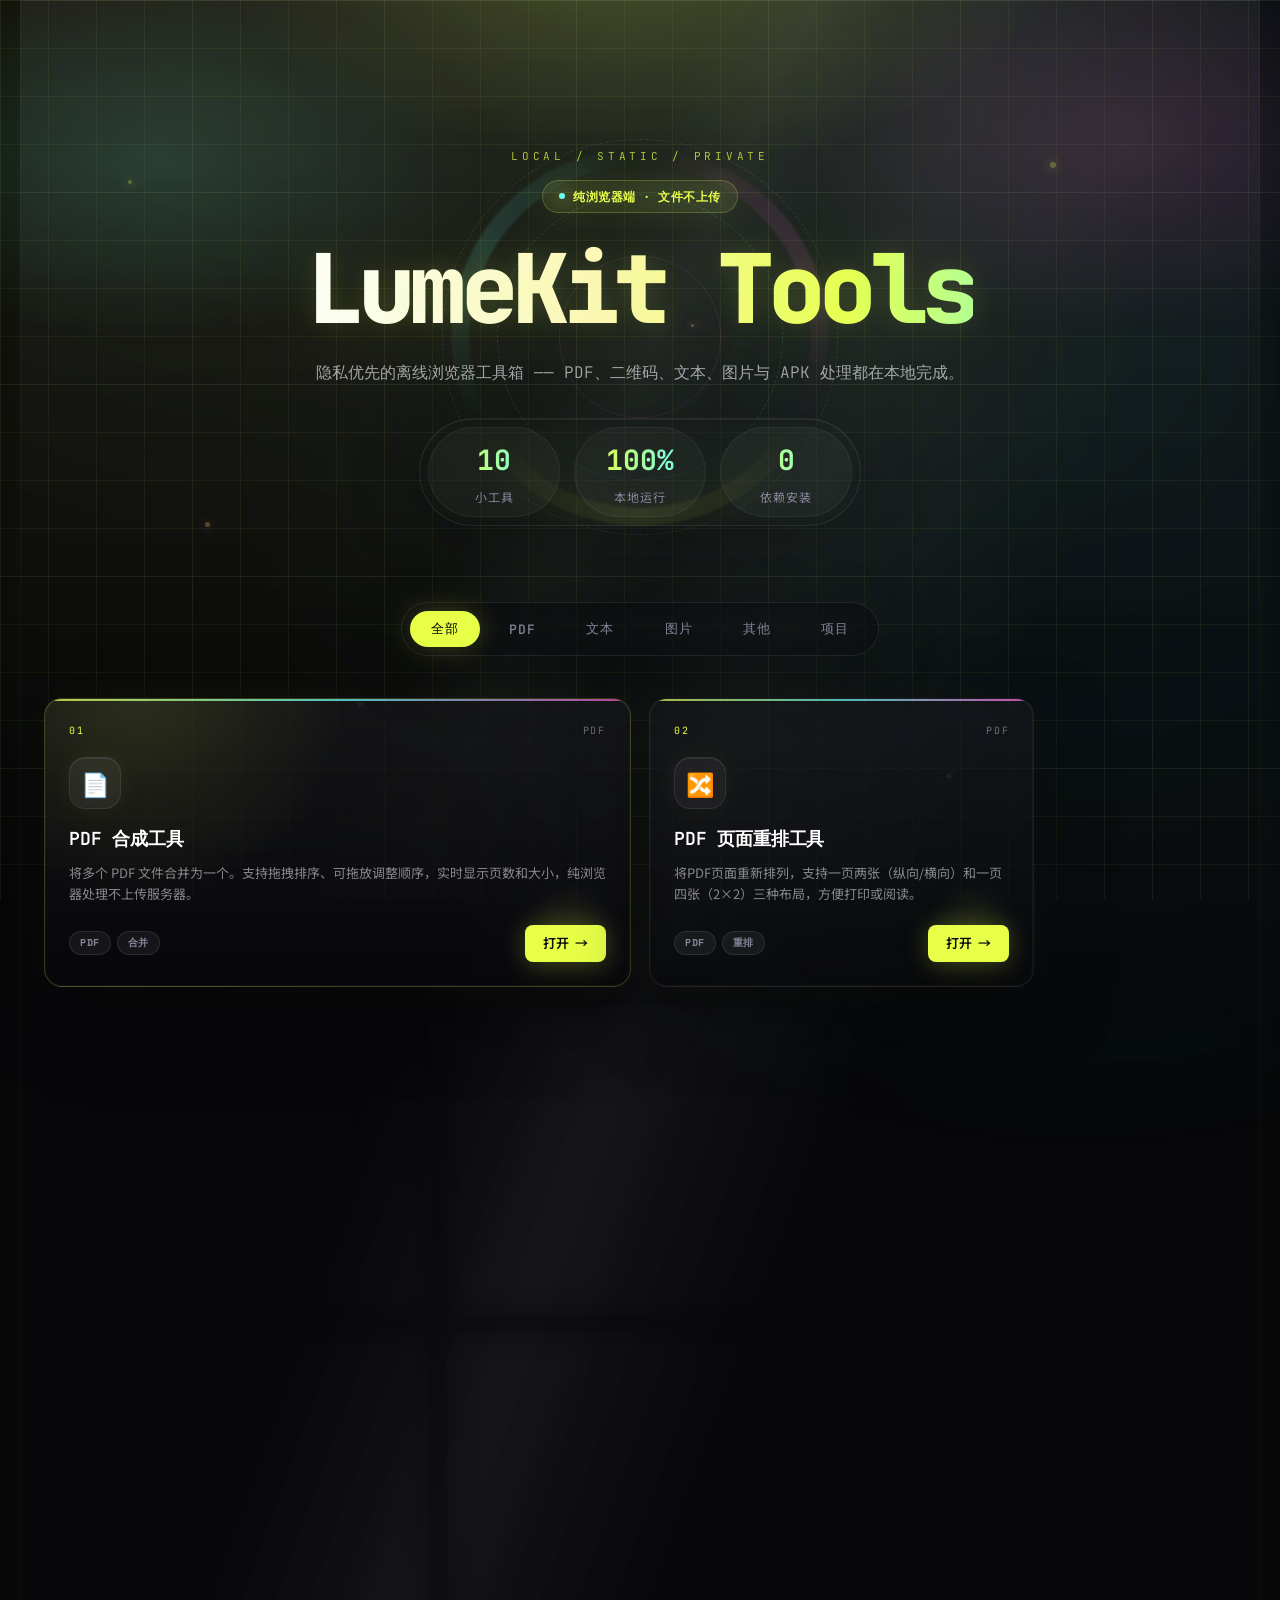
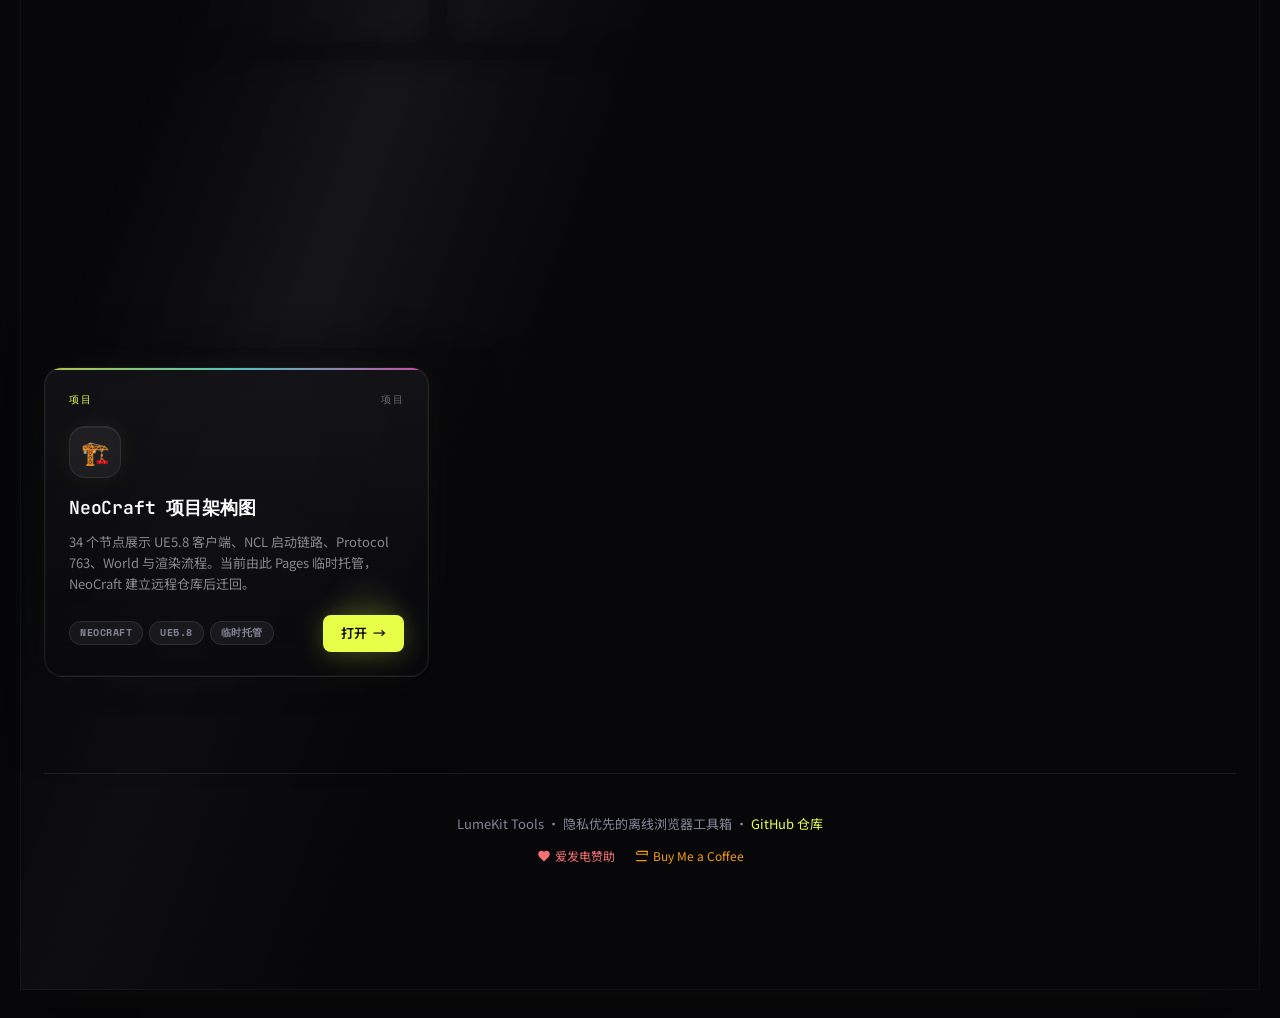
<file: index.html>
<!DOCTYPE html>
<html lang="zh-CN">
<head>
<meta charset="UTF-8">
<meta name="viewport" content="width=device-width, initial-scale=1.0">
<title>LumeKit Tools｜离线浏览器工具箱 - PDF、二维码、XAPK、文本与图片工具</title>
<meta name="description" content="隐私优先的纯前端离线工具箱，提供 PDF 合并与重排、二维码生成解码、XAPK 转 APK 签名、文本整理、文件分割、长截图切割、Markdown 转 EPUB 等浏览器本地处理工具。">
<meta name="keywords" content="LumeKit Tools,离线工具箱,浏览器工具箱,纯前端工具,本地处理,隐私工具,PDF工具,二维码工具,XAPK转APK,文本处理,图片处理,在线工具,GitHub Pages工具,免费工具集合,无需上传文件,静态网页工具">
<meta name="robots" content="index, follow, max-image-preview:large, max-snippet:-1, max-video-preview:-1">
<meta name="author" content="ct-yx">
<meta name="application-name" content="LumeKit Tools">
<meta name="theme-color" content="#0b0b0f">
<link rel="canonical" href="https://ct-yx.github.io/Personal-use-gadget/">
<meta property="og:site_name" content="LumeKit Tools｜离线浏览器工具箱">
<meta property="og:type" content="website">
<meta property="og:title" content="LumeKit Tools｜离线浏览器工具箱 - PDF、二维码、XAPK、文本与图片工具">
<meta property="og:description" content="隐私优先的纯前端离线工具箱，提供 PDF 合并与重排、二维码生成解码、XAPK 转 APK 签名、文本整理、文件分割、长截图切割、Markdown 转 EPUB 等浏览器本地处理工具。">
<meta property="og:url" content="https://ct-yx.github.io/Personal-use-gadget/">
<meta property="og:locale" content="zh_CN">
<meta name="twitter:card" content="summary">
<meta name="twitter:title" content="LumeKit Tools｜离线浏览器工具箱 - PDF、二维码、XAPK、文本与图片工具">
<meta name="twitter:description" content="隐私优先的纯前端离线工具箱，提供 PDF 合并与重排、二维码生成解码、XAPK 转 APK 签名、文本整理、文件分割、长截图切割、Markdown 转 EPUB 等浏览器本地处理工具。">
<script type="application/ld+json">{"@context":"https://schema.org","@graph":[{"@type":"WebSite","name":"LumeKit Tools｜离线浏览器工具箱","alternateName":["LumeKit Tools","离线浏览器工具箱","纯前端工具箱"],"url":"https://ct-yx.github.io/Personal-use-gadget/","description":"隐私优先的纯前端离线工具箱，提供 PDF 合并与重排、二维码生成解码、XAPK 转 APK 签名、文本整理、文件分割、长截图切割、Markdown 转 EPUB 等浏览器本地处理工具。","inLanguage":"zh-CN","publisher":{"@type":"Person","name":"ct-yx"}},{"@type":"ItemList","name":"LumeKit Tools 工具列表","itemListElement":[{"@type":"ListItem","position":1,"name":"PDF 合并工具","url":"https://ct-yx.github.io/Personal-use-gadget/pdf-merger.html"},{"@type":"ListItem","position":2,"name":"PDF 页面重排工具","url":"https://ct-yx.github.io/Personal-use-gadget/PDFchange.html"},{"@type":"ListItem","position":3,"name":"对话提取与语料压缩工具","url":"https://ct-yx.github.io/Personal-use-gadget/chat-filter-tool.html"},{"@type":"ListItem","position":4,"name":"大文件分割工具","url":"https://ct-yx.github.io/Personal-use-gadget/Partition1.0.html"},{"@type":"ListItem","position":5,"name":"Markdown 转 EPUB 合成器","url":"https://ct-yx.github.io/Personal-use-gadget/txt-epub-manger.html"},{"@type":"ListItem","position":6,"name":"TXT 章节整理工具","url":"https://ct-yx.github.io/Personal-use-gadget/%E7%AB%A0%E8%8A%82%E6%95%B4%E7%90%86%E5%B7%A5%E5%85%B7.html"},{"@type":"ListItem","position":7,"name":"长截图切割工具","url":"https://ct-yx.github.io/Personal-use-gadget/split-screenshot.html"},{"@type":"ListItem","position":8,"name":"二维码生成与解码工具","url":"https://ct-yx.github.io/Personal-use-gadget/qr-tool.html"},{"@type":"ListItem","position":9,"name":"HOTSPOT KEY","url":"https://ct-yx.github.io/Personal-use-gadget/hotspot_key.html"},{"@type":"ListItem","position":10,"name":"XAPK 转 APK 离线转换签名工具","url":"https://ct-yx.github.io/Personal-use-gadget/xapk-apk-converter.html"}]}]}</script>

<link rel="preconnect" href="https://fonts.googleapis.com">
<link href="https://fonts.googleapis.com/css2?family=Inter:wght@300;400;500;600;700;800&family=JetBrains+Mono:wght@400;600&display=swap" rel="stylesheet">
<style>
  *, *::before, *::after { box-sizing: border-box; margin: 0; padding: 0; }
  :root {
    --bg: #0a0a0f;
    --surface: rgba(255,255,255,0.04);
    --surface-hover: rgba(255,255,255,0.08);
    --border: rgba(255,255,255,0.08);
    --border-hover: rgba(255,255,255,0.18);
    --text: #e8e6e3;
    --text-dim: rgba(255,255,255,0.45);
    --accent: #6c5ce7;
    --accent2: #00cec9;
    --accent3: #fd79a8;
    --radius: 16px;
  }
  html { scroll-behavior: smooth; }
  body {
    font-family: 'Inter', sans-serif;
    background: var(--bg);
    color: var(--text);
    min-height: 100vh;
    overflow-x: hidden;
    line-height: 1.6;
  }

  /* ─── Animated Grid Background ─── */
  body::before {
    content: '';
    position: fixed;
    inset: 0;
    background:
      linear-gradient(rgba(108,92,231,0.03) 1px, transparent 1px),
      linear-gradient(90deg, rgba(108,92,231,0.03) 1px, transparent 1px);
    background-size: 48px 48px;
    pointer-events: none;
    z-index: 0;
  }
  body::after {
    content: '';
    position: fixed;
    inset: 0;
    background:
      radial-gradient(ellipse 80% 60% at 50% -10%, rgba(108,92,231,0.12), transparent),
      radial-gradient(ellipse 60% 40% at 80% 100%, rgba(0,206,201,0.08), transparent),
      radial-gradient(ellipse 50% 30% at 20% 60%, rgba(253,121,168,0.06), transparent);
    pointer-events: none;
    z-index: 0;
  }

  /* ─── Floating Particles ─── */
  .particles {
    position: fixed;
    inset: 0;
    pointer-events: none;
    z-index: 0;
    overflow: hidden;
  }
  .particle {
    position: absolute;
    width: 3px; height: 3px;
    border-radius: 50%;
    background: var(--accent);
    opacity: 0;
    animation: float 12s infinite ease-in-out;
  }
  .particle:nth-child(1) { left: 10%; top: 20%; animation-delay: 0s; background: var(--accent); }
  .particle:nth-child(2) { left: 25%; top: 70%; animation-delay: 2s; background: var(--accent2); width: 4px; height: 4px; }
  .particle:nth-child(3) { left: 50%; top: 40%; animation-delay: 4s; background: var(--accent3); }
  .particle:nth-child(4) { left: 75%; top: 15%; animation-delay: 6s; background: var(--accent2); }
  .particle:nth-child(5) { left: 85%; top: 80%; animation-delay: 8s; background: var(--accent); width: 2px; height: 2px; }
  .particle:nth-child(6) { left: 40%; top: 90%; animation-delay: 1s; background: var(--accent3); }
  .particle:nth-child(7) { left: 65%; top: 55%; animation-delay: 3s; background: var(--accent2); width: 5px; height: 5px; }
  .particle:nth-child(8) { left: 15%; top: 45%; animation-delay: 5s; background: var(--accent); }
  .particle:nth-child(9) { left: 90%; top: 30%; animation-delay: 7s; background: var(--accent3); }
  .particle:nth-child(10) { left: 55%; top: 10%; animation-delay: 9s; background: var(--accent2); }

  @keyframes float {
    0%, 100% { transform: translateY(0) scale(1); opacity: 0; }
    10% { opacity: 0.6; }
    50% { transform: translateY(-40px) scale(1.4); opacity: 0.2; }
    90% { opacity: 0.4; }
  }

  .container {
    position: relative;
    z-index: 1;
    max-width: 1200px;
    margin: 0 auto;
    padding: 0 24px;
  }

  /* ─── HEADER ─── */
  header {
    padding: 80px 0 60px;
    text-align: center;
  }
  .badge {
    display: inline-flex;
    align-items: center;
    gap: 8px;
    background: rgba(108,92,231,0.12);
    border: 1px solid rgba(108,92,231,0.25);
    border-radius: 100px;
    padding: 6px 16px;
    font-size: 12px;
    font-weight: 600;
    color: var(--accent);
    letter-spacing: 0.5px;
    margin-bottom: 24px;
    animation: fadeUp 0.8s 0.2s both;
  }
  .badge-dot {
    width: 6px; height: 6px;
    border-radius: 50%;
    background: var(--accent2);
    animation: pulse-dot 2s infinite;
  }
  @keyframes pulse-dot {
    0%, 100% { opacity: 1; transform: scale(1); }
    50% { opacity: 0.5; transform: scale(0.8); }
  }

  .hero-title {
    font-size: clamp(36px, 7vw, 68px);
    font-weight: 800;
    letter-spacing: -0.03em;
    line-height: 1.08;
    background: linear-gradient(135deg, #fff 0%, rgba(255,255,255,0.7) 40%, var(--accent) 70%, var(--accent2) 100%);
    -webkit-background-clip: text;
    -webkit-text-fill-color: transparent;
    background-clip: text;
    margin-bottom: 20px;
    animation: fadeUp 0.8s 0.4s both;
  }
  .hero-sub {
    font-size: 18px;
    color: var(--text-dim);
    max-width: 580px;
    margin: 0 auto 32px;
    font-weight: 300;
    animation: fadeUp 0.8s 0.6s both;
  }
  .hero-stats {
    display: flex;
    justify-content: center;
    gap: 40px;
    animation: fadeUp 0.8s 0.8s both;
  }
  .hero-stat {
    text-align: center;
  }
  .hero-stat-num {
    font-size: 28px;
    font-weight: 700;
    background: linear-gradient(135deg, var(--accent), var(--accent2));
    -webkit-background-clip: text;
    -webkit-text-fill-color: transparent;
    background-clip: text;
  }
  .hero-stat-label {
    font-size: 12px;
    color: var(--text-dim);
    letter-spacing: 1px;
    text-transform: uppercase;
    margin-top: 4px;
  }

  @keyframes fadeUp {
    from { opacity: 0; transform: translateY(24px); }
    to { opacity: 1; transform: translateY(0); }
  }

  /* ─── FILTER ─── */
  .filter-bar {
    display: flex;
    justify-content: center;
    gap: 8px;
    flex-wrap: wrap;
    margin-bottom: 48px;
    animation: fadeUp 0.8s 1s both;
  }
  .filter-btn {
    padding: 8px 20px;
    border-radius: 100px;
    border: 1px solid var(--border);
    background: transparent;
    color: var(--text-dim);
    font-family: inherit;
    font-size: 13px;
    font-weight: 500;
    cursor: pointer;
    transition: all 0.25s;
  }
  .filter-btn:hover {
    border-color: var(--border-hover);
    color: var(--text);
  }
  .filter-btn.active {
    background: rgba(108,92,231,0.15);
    border-color: var(--accent);
    color: var(--accent);
  }

  /* ─── TOOL GRID ─── */
  .tool-grid {
    display: grid;
    grid-template-columns: repeat(auto-fill, minmax(340px, 1fr));
    gap: 20px;
    padding-bottom: 80px;
  }

  .tool-card {
    background: var(--surface);
    border: 1px solid var(--border);
    border-radius: var(--radius);
    padding: 28px;
    cursor: pointer;
    position: relative;
    overflow: hidden;
    transition: all 0.4s cubic-bezier(0.16, 1, 0.3, 1);
    opacity: 0;
    transform: translateY(20px);
    animation: cardIn 0.5s forwards;
  }
  .tool-card:nth-child(1) { animation-delay: 0.05s; }
  .tool-card:nth-child(2) { animation-delay: 0.1s; }
  .tool-card:nth-child(3) { animation-delay: 0.15s; }
  .tool-card:nth-child(4) { animation-delay: 0.2s; }
  .tool-card:nth-child(5) { animation-delay: 0.25s; }
  .tool-card:nth-child(6) { animation-delay: 0.3s; }
  .tool-card:nth-child(7) { animation-delay: 0.35s; }
  .tool-card:nth-child(8) { animation-delay: 0.4s; }

  @keyframes cardIn {
    to { opacity: 1; transform: translateY(0); }
  }

  .tool-card::before {
    content: '';
    position: absolute;
    top: 0; left: 0; right: 0;
    height: 2px;
    background: linear-gradient(90deg, var(--accent), var(--accent2), var(--accent3));
    opacity: 0;
    transition: opacity 0.4s;
  }
  .tool-card:hover::before { opacity: 1; }
  .tool-card:hover {
    background: var(--surface-hover);
    border-color: var(--border-hover);
    transform: translateY(-4px);
    box-shadow: 0 20px 60px rgba(108,92,231,0.08);
  }

  .tool-card-icon {
    width: 44px; height: 44px;
    border-radius: 12px;
    display: flex;
    align-items: center;
    justify-content: center;
    font-size: 20px;
    margin-bottom: 16px;
    transition: transform 0.3s;
  }
  .tool-card:hover .tool-card-icon { transform: scale(1.08); }

  .tool-card-title {
    font-size: 17px;
    font-weight: 600;
    margin-bottom: 8px;
    letter-spacing: -0.01em;
  }
  .tool-card-desc {
    font-size: 13px;
    color: var(--text-dim);
    line-height: 1.65;
    margin-bottom: 20px;
    display: -webkit-box;
    -webkit-line-clamp: 3;
    -webkit-box-orient: vertical;
    overflow: hidden;
  }
  .tool-card-footer {
    display: flex;
    align-items: center;
    justify-content: space-between;
  }
  .tool-tags {
    display: flex;
    gap: 6px;
    flex-wrap: wrap;
  }
  .tool-tag {
    font-size: 10px;
    font-weight: 600;
    letter-spacing: 0.5px;
    text-transform: uppercase;
    padding: 3px 10px;
    border-radius: 100px;
    background: rgba(255,255,255,0.05);
    border: 1px solid var(--border);
    color: var(--text-dim);
  }
  .tool-btn {
    display: inline-flex;
    align-items: center;
    gap: 6px;
    padding: 8px 18px;
    border-radius: 8px;
    background: linear-gradient(135deg, var(--accent), #8b7cf7);
    color: #fff;
    font-size: 13px;
    font-weight: 600;
    text-decoration: none;
    transition: all 0.25s;
    flex-shrink: 0;
  }
  .tool-btn:hover {
    transform: translateX(2px);
    box-shadow: 0 4px 20px rgba(108,92,231,0.35);
  }
  .tool-btn-arrow {
    transition: transform 0.25s;
  }
  .tool-btn:hover .tool-btn-arrow {
    transform: translateX(3px);
  }

  /* ─── FOOTER ─── */
  footer {
    border-top: 1px solid var(--border);
    padding: 40px 0;
    text-align: center;
  }
  footer p {
    font-size: 13px;
    color: var(--text-dim);
  }
  footer a {
    color: var(--accent);
    text-decoration: none;
  }
  footer a:hover { text-decoration: underline; }

  /* ─── RESPONSIVE ─── */
  @media (max-width: 768px) {
    header { padding: 48px 0 32px; }
    .hero-sub { font-size: 15px; }
    .hero-stats { gap: 24px; }
    .tool-grid { grid-template-columns: 1fr; gap: 16px; }
    .tool-card { padding: 22px; }
  }
  @media (max-width: 480px) {
    .filter-bar { gap: 6px; }
    .filter-btn { font-size: 12px; padding: 6px 14px; }
    .hero-stats { flex-wrap: wrap; gap: 16px; }
  }

  /* ─── scrollbar ─── */
  ::-webkit-scrollbar { width: 6px; }
  ::-webkit-scrollbar-track { background: transparent; }
  ::-webkit-scrollbar-thumb { background: var(--border); border-radius: 3px; }
  ::-webkit-scrollbar-thumb:hover { background: var(--border-hover); }


/* ─── HOME LAUNCHPAD SPECIAL ─── */
body.page-home {
  --accent: #e8ff47;
  --accent2: #64fff1;
  --accent3: #ff5fd7;
  --radius: 18px;
  background: #07070a !important;
}
body.page-home::before {
  background:
    radial-gradient(ellipse 46% 36% at 50% -6%, rgba(232,255,71,.20), transparent 70%),
    radial-gradient(ellipse 36% 28% at 12% 18%, rgba(100,255,241,.14), transparent 72%),
    radial-gradient(ellipse 38% 30% at 88% 16%, rgba(255,95,215,.13), transparent 72%),
    linear-gradient(rgba(232,255,71,.055) 1px, transparent 1px),
    linear-gradient(90deg, rgba(232,255,71,.055) 1px, transparent 1px),
    linear-gradient(rgba(255,255,255,.025) 1px, transparent 1px),
    linear-gradient(90deg, rgba(255,255,255,.025) 1px, transparent 1px);
  background-size: auto, auto, auto, 48px 48px, 48px 48px, 192px 192px, 192px 192px;
  transform-origin: 50% 0%;
}
body.page-home .container { max-width: 1240px; }
body.page-home header {
  position: relative;
  min-height: 520px;
  display: flex;
  flex-direction: column;
  align-items: center;
  justify-content: center;
  padding: 96px 0 76px;
  perspective: 1200px;
}
.hero-orb {
  position: absolute;
  width: min(620px, 88vw);
  aspect-ratio: 1;
  border-radius: 50%;
  pointer-events: none;
  transform: translate3d(var(--home-mx,0px), var(--home-my,0px), 0);
  transition: transform .2s ease-out;
  opacity: .92;
}
.hero-orb::before {
  content: '';
  position: absolute;
  inset: 9%;
  border-radius: 50%;
  border: 1px solid rgba(232,255,71,.20);
  box-shadow: 0 0 80px rgba(232,255,71,.10), inset 0 0 90px rgba(100,255,241,.045);
  background:
    radial-gradient(circle at 50% 50%, rgba(255,255,255,.035), transparent 45%),
    conic-gradient(from 120deg, transparent, rgba(232,255,71,.16), transparent, rgba(100,255,241,.14), transparent, rgba(255,95,215,.12), transparent);
  animation: home-orbit 16s linear infinite;
  -webkit-mask: radial-gradient(circle, transparent 0 47%, #000 48% 52%, transparent 53%);
  mask: radial-gradient(circle, transparent 0 47%, #000 48% 52%, transparent 53%);
}
.hero-orb span {
  position: absolute;
  inset: 18%;
  border-radius: 50%;
  border: 1px dashed rgba(255,255,255,.10);
  animation: home-spin 18s linear infinite;
}
.hero-orb span:nth-child(2) { inset: 27%; animation-duration: 12s; animation-direction: reverse; border-color: rgba(100,255,241,.16); }
.hero-orb span:nth-child(3) { inset: 37%; animation-duration: 9s; border-style: solid; border-color: rgba(255,95,215,.13); }
@keyframes home-orbit { to { transform: rotate(360deg); } }
@keyframes home-spin { to { transform: rotate(-360deg); } }
.hero-kicker {
  position: relative;
  z-index: 2;
  font-family: 'JetBrains Mono', var(--mono, monospace);
  font-size: 11px;
  letter-spacing: .34em;
  color: rgba(232,255,71,.72);
  margin-bottom: 14px;
  text-shadow: 0 0 24px rgba(232,255,71,.26);
  animation: fadeUp .8s .1s both;
}
body.page-home .badge {
  position: relative; z-index: 2;
  background: rgba(232,255,71,.08) !important;
  border-color: rgba(232,255,71,.22) !important;
  color: var(--accent) !important;
  backdrop-filter: blur(16px);
  box-shadow: 0 0 36px rgba(232,255,71,.09);
}
body.page-home .hero-title {
  position: relative;
  z-index: 2;
  font-family: 'JetBrains Mono', var(--mono, monospace);
  font-size: clamp(44px, 9vw, 96px);
  letter-spacing: -.07em;
  background: linear-gradient(90deg, #fff 0%, #fff7b8 24%, var(--accent) 45%, var(--accent2) 70%, #fff 100%);
  background-size: 180% 100%;
  -webkit-background-clip: text;
  background-clip: text;
  -webkit-text-fill-color: transparent;
  filter: drop-shadow(0 0 30px rgba(232,255,71,.10));
  animation: fadeUp .8s .3s both, title-flow 8s ease-in-out infinite;
}
@keyframes title-flow { 0%,100% { background-position: 0% 50%; } 50% { background-position: 100% 50%; } }
body.page-home .hero-sub {
  position: relative; z-index: 2;
  max-width: 760px;
  font-size: 16px;
  font-family: 'JetBrains Mono', var(--mono, monospace);
  color: rgba(232,232,238,.68);
}
body.page-home .hero-stats {
  position: relative; z-index: 2;
  gap: 14px;
  padding: 8px;
  border: 1px solid rgba(255,255,255,.08);
  background: rgba(10,10,14,.42);
  backdrop-filter: blur(18px);
  border-radius: 999px;
  box-shadow: 0 16px 70px rgba(0,0,0,.28), inset 0 1px 0 rgba(255,255,255,.06);
}
body.page-home .hero-stat {
  min-width: 132px;
  padding: 10px 20px;
  border-radius: 999px;
  background: rgba(255,255,255,.035);
  border: 1px solid rgba(255,255,255,.055);
}
body.page-home .hero-stat-num {
  font-family: 'JetBrains Mono', var(--mono, monospace);
  background: linear-gradient(90deg, var(--accent), var(--accent2));
  -webkit-background-clip: text;
}
body.page-home .filter-bar {
  position: sticky;
  top: 14px;
  z-index: 20;
  width: fit-content;
  margin: 0 auto 42px;
  padding: 8px;
  border-radius: 999px;
  border: 1px solid rgba(255,255,255,.09);
  background: rgba(10,10,14,.66);
  backdrop-filter: blur(18px);
  box-shadow: 0 18px 60px rgba(0,0,0,.30);
}
body.page-home .filter-btn {
  font-family: 'JetBrains Mono', var(--mono, monospace);
  border-radius: 999px;
  border-color: transparent;
}
body.page-home .filter-btn.active {
  background: var(--accent) !important;
  color: #050507 !important;
  box-shadow: 0 0 28px rgba(232,255,71,.22);
}
body.page-home .tool-grid {
  grid-template-columns: repeat(12, 1fr);
  gap: 18px;
}
body.page-home .tool-card {
  grid-column: span 4;
  min-height: 245px;
  padding: 24px;
  border-radius: 18px;
  background: linear-gradient(180deg, rgba(22,22,26,.76), rgba(8,8,12,.70)) !important;
  border: 1px solid rgba(255,255,255,.09);
  transform-style: preserve-3d;
}
body.page-home .tool-card.featured {
  grid-column: span 6;
  min-height: 270px;
  border-color: rgba(232,255,71,.20) !important;
  background: radial-gradient(circle at 16% 0%, rgba(232,255,71,.11), transparent 36%), linear-gradient(180deg, rgba(22,22,26,.82), rgba(8,8,12,.74)) !important;
}
body.page-home .tool-card::before {
  height: 100%;
  opacity: .75;
  background: linear-gradient(135deg, rgba(255,255,255,.10), transparent 28%), linear-gradient(90deg, var(--accent), var(--accent2), var(--accent3));
  -webkit-mask: linear-gradient(#000 0 2px, transparent 2px 100%);
  mask: linear-gradient(#000 0 2px, transparent 2px 100%);
}
body.page-home .tool-card::after {
  content: '';
  position: absolute;
  inset: auto 18px 18px auto;
  width: 86px; height: 86px;
  border-radius: 50%;
  background: radial-gradient(circle, rgba(232,255,71,.16), transparent 68%);
  filter: blur(4px);
  opacity: .55;
}
.tool-card-topline {
  display: flex;
  justify-content: space-between;
  align-items: center;
  margin-bottom: 18px;
  font-family: 'JetBrains Mono', var(--mono, monospace);
  font-size: 10px;
  letter-spacing: .18em;
  color: rgba(255,255,255,.38);
  text-transform: uppercase;
}
.tool-card-topline span { color: var(--accent); }
.tool-card-topline em { font-style: normal; }
body.page-home .tool-card-icon {
  width: 52px; height: 52px;
  border-radius: 16px;
  font-size: 23px;
  background: rgba(255,255,255,.06) !important;
  backdrop-filter: blur(10px);
}
body.page-home .tool-card-title {
  font-family: 'JetBrains Mono', var(--mono, monospace);
  font-size: 18px;
  color: #fff;
}
body.page-home .tool-card-desc { color: rgba(232,232,238,.56); }
body.page-home .tool-card:hover { transform: translateY(-8px) rotateX(1deg); }
body.page-home footer {
  margin-top: 16px;
  border-top-color: rgba(255,255,255,.08);
}
@media (max-width: 980px) {
  body.page-home .tool-card, body.page-home .tool-card.featured { grid-column: span 6; }
}
@media (max-width: 680px) {
  body.page-home header { min-height: 440px; padding-top: 64px; }
  body.page-home .hero-stats { border-radius: 22px; flex-wrap: wrap; }
  body.page-home .hero-stat { min-width: 120px; }
  body.page-home .filter-bar { width: 100%; }
  body.page-home .tool-grid { grid-template-columns: 1fr; }
  body.page-home .tool-card, body.page-home .tool-card.featured { grid-column: auto; }
}

</style>
<link rel="stylesheet" href="mono-grid-style.css">
</head>
<body class="page-home">
<div class="mg-particles" aria-hidden="true"><span></span><span></span><span></span><span></span><span></span><span></span></div>

<div class="particles">
  <div class="particle"></div><div class="particle"></div><div class="particle"></div>
  <div class="particle"></div><div class="particle"></div><div class="particle"></div>
  <div class="particle"></div><div class="particle"></div><div class="particle"></div>
  <div class="particle"></div>
</div>

<div class="container">

  <header>
    <div class="hero-orb" aria-hidden="true"><span></span><span></span><span></span></div>
    <div class="hero-kicker">LOCAL / STATIC / PRIVATE</div>
    <div class="badge"><span class="badge-dot"></span> 纯浏览器端 · 文件不上传</div>
    <h1 class="hero-title">LumeKit Tools</h1>
    <p class="hero-sub">隐私优先的离线浏览器工具箱 —— PDF、二维码、文本、图片与 APK 处理都在本地完成。</p>
    <div class="hero-stats">
      <div class="hero-stat"><div class="hero-stat-num">10</div><div class="hero-stat-label">小工具</div></div>
      <div class="hero-stat"><div class="hero-stat-num">100%</div><div class="hero-stat-label">本地运行</div></div>
      <div class="hero-stat"><div class="hero-stat-num">0</div><div class="hero-stat-label">依赖安装</div></div>
    </div>
  </header>

  <div class="filter-bar">
    <button class="filter-btn active" data-filter="all">全部</button>
    <button class="filter-btn" data-filter="pdf">PDF</button>
    <button class="filter-btn" data-filter="text">文本</button>
    <button class="filter-btn" data-filter="image">图片</button>
    <button class="filter-btn" data-filter="other">其他</button>
    <button class="filter-btn" data-filter="project">项目</button>
  </div>

  <div class="tool-grid" id="toolGrid">
    <!-- 卡片由 JS 动态渲染 -->
  </div>

  <footer>
    <p>LumeKit Tools · 隐私优先的离线浏览器工具箱 · <a href="https://github.com/ct-yx/Personal-use-gadget" target="_blank">GitHub 仓库</a></p>
    <p style="margin-top:12px;font-size:12px;display:flex;justify-content:center;gap:20px;flex-wrap:wrap;">
      <a href="https://ifdian.net/a/Ct_yx" target="_blank" style="display:inline-flex;align-items:center;gap:4px;color:#f87171;text-decoration:none;">
        <svg width="14" height="14" viewBox="0 0 24 24" fill="currentColor"><path d="M12 21.35l-1.45-1.32C5.4 15.36 2 12.28 2 8.5 2 5.42 4.42 3 7.5 3c1.74 0 3.41.81 4.5 2.09C13.09 3.81 14.76 3 16.5 3 19.58 3 22 5.42 22 8.5c0 3.78-3.4 6.86-8.55 11.54L12 21.35z"/></svg>
        爱发电赞助
      </a>
      <a href="https://buymeacoffee.com/ctyx" target="_blank" style="display:inline-flex;align-items:center;gap:4px;color:#f59e0b;text-decoration:none;">
        <svg width="14" height="14" viewBox="0 0 24 24" fill="currentColor"><path d="M2 21V19H20V21H2ZM20 8V5H22V11H20V10H2V5H4V8H20ZM4 3H22V5H4V3Z"/></svg>
        Buy Me a Coffee
      </a>
    </p>
  </footer>

</div>

<script>
const tools = [
  {
    id: 'pdf-merger',
    title: 'PDF 合成工具',
    desc: '将多个 PDF 文件合并为一个。支持拖拽排序、可拖放调整顺序，实时显示页数和大小，纯浏览器处理不上传服务器。',
    icon: '📄',
    iconBg: 'rgba(108,92,231,0.15)',
    file: 'pdf-merger.html',
    tags: ['PDF', '合并'],
    filter: 'pdf'
  },
  {
    id: 'PDFchange',
    title: 'PDF 页面重排工具',
    desc: '将PDF页面重新排列，支持一页两张（纵向/横向）和一页四张（2×2）三种布局，方便打印或阅读。',
    icon: '🔀',
    iconBg: 'rgba(0,206,201,0.15)',
    file: 'PDFchange.html',
    tags: ['PDF', '重排'],
    filter: 'pdf'
  },
  {
    id: 'chat-filter',
    title: '对话提取 · 语料压缩工具',
    desc: '从聊天记录中提取指定发言人的内容。支持智能格式检测、相似去重、语料裁剪、表情符号移除等，专为 AI 语料准备设计。',
    icon: '💬',
    iconBg: 'rgba(253,121,168,0.15)',
    file: 'chat-filter-tool.html',
    tags: ['文本', '语料'],
    filter: 'text'
  },
  {
    id: 'partition',
    title: '浏览器文件分割工具',
    desc: '将大文本文件按字符数或字节大小分割成多个小文件。支持拖拽上传、智能切割点（避免乱码），适合处理超大日志或数据集。',
    icon: '✂️',
    iconBg: 'rgba(255,200,50,0.15)',
    file: 'Partition1.0.html',
    tags: ['文本', '分割'],
    filter: 'text'
  },
  {
    id: 'txt-epub',
    title: 'MD → EPUB 合成器',
    desc: '将多个 Markdown 文件合并并导出为 EPUB 电子书。支持拖拽排序、按标题分章、添加封面和目录，一键生成标准 EPUB 文件。',
    icon: '📚',
    iconBg: 'rgba(245,158,11,0.15)',
    file: 'txt-epub-manger.html',
    tags: ['电子书', '转换'],
    filter: 'text'
  },
  {
    id: 'chapter',
    title: 'TXT 智能整理专家',
    desc: '智能清理和整理 TXT 文本，自动识别章节结构、去除冗余空白、规范格式化，尤其适合处理网文或长篇文档。',
    icon: '📝',
    iconBg: 'rgba(72,202,228,0.15)',
    file: '章节整理工具.html',
    tags: ['文本', '整理'],
    filter: 'text'
  },
  {
    id: 'split-screenshot',
    title: '长截图 9:16 分割工具',
    desc: '将长截图按照 9:16 比例自动切割成多张标准手机截图。支持预览每张切片、可单独下载或打包 ZIP 下载。',
    icon: '🖼️',
    iconBg: 'rgba(52,199,89,0.15)',
    file: 'split-screenshot.html',
    tags: ['图片', '分割'],
    filter: 'image'
  },
  {
    id: 'qr-tool',
    title: '二维码工具箱',
    desc: '生成二维码（支持自定义大小/颜色/纠错级）+ 解码识别。支持上传图片或摄像头实时扫描，一键下载 PNG 或复制到剪贴板。',
    icon: '📱',
    iconBg: 'rgba(255,159,10,0.15)',
    file: 'qr-tool.html',
    tags: ['二维码', '生成', '解码'],
    filter: 'other'
  },
  {
    id: 'hotspot-key',
    title: 'HOTSPOT KEY',
    desc: '基于每日时间戳的动态密码生成器。以当天 06:00 为基准自动更新密码，点击即可复制，带倒计时和进度条。',
    icon: '🔑',
    iconBg: 'rgba(255,159,10,0.15)',
    file: 'hotspot_key.html',
    tags: ['密码', '实用'],
    filter: 'other'
  },
  {
    id: 'xapk-apk-converter',
    title: 'XAPK → APK 离线转换签名工具',
    desc: '把 XAPK/APKPure 包转换为 Android 安装器可识别的 APK。支持本地解析、清理旧签名、重新打包、浏览器端 RSA 调试证书与 v1 签名，全程不上传服务器。',
    icon: '📦',
    iconBg: 'rgba(0,206,201,0.15)',
    file: 'xapk-apk-converter.html',
    tags: ['APK', 'XAPK', '离线'],
    filter: 'other'
  }
];


const projects = [
  {
    id: 'neocraft-architecture',
    title: 'NeoCraft 项目架构图',
    desc: '34 个节点展示 UE5.8 客户端、NCL 启动链路、Protocol 763、World 与渲染流程。当前由此 Pages 临时托管，NeoCraft 建立远程仓库后迁回。',
    icon: '🏗️',
    iconBg: 'rgba(108,92,231,0.15)',
    file: 'neocraft-architecture.html',
    tags: ['NeoCraft', 'UE5.8', '临时托管'],
    category: '项目'
  }
];

function renderTools(filter = 'all') {
  const grid = document.getElementById('toolGrid');
  if (!grid) return;
  const filtered = filter === 'all' ? tools : tools.filter(t => t.filter === filter);
  const toolCards = filtered.map((t, i) => `
    <div class="tool-card ${['pdf-merger','xapk-apk-converter','hotspot-key'].includes(t.id) ? 'featured' : ''}" data-filter="${t.filter}" data-id="${t.id}">
      <div class="tool-card-topline"><span>${String(i + 1).padStart(2,'0')}</span><em>${t.filter}</em></div>
      <div class="tool-card-icon" style="background:${t.iconBg}">${t.icon}</div>
      <div class="tool-card-title">${t.title}</div>
      <div class="tool-card-desc">${t.desc}</div>
      <div class="tool-card-footer">
        <div class="tool-tags">
          ${t.tags.map(tag => `<span class="tool-tag">${tag}</span>`).join('')}
        </div>
        <a href="${t.file}" class="tool-btn" target="_blank" onclick="event.stopPropagation()">
          打开 <span class="tool-btn-arrow">→</span>
        </a>
      </div>
    </div>
  `);
  const projectCards = (filter === 'all' || filter === 'project') ? projects.map(project => `
    <div class="tool-card project-card" data-filter="project" data-id="${project.id}">
      <div class="tool-card-topline"><span>项目</span><em>${project.category}</em></div>
      <div class="tool-card-icon" style="background:${project.iconBg}">${project.icon}</div>
      <div class="tool-card-title">${project.title}</div>
      <div class="tool-card-desc">${project.desc}</div>
      <div class="tool-card-footer">
        <div class="tool-tags">
          ${project.tags.map(tag => `<span class="tool-tag">${tag}</span>`).join('')}
        </div>
        <a href="${project.file}" class="tool-btn" target="_blank" onclick="event.stopPropagation()">
          打开 <span class="tool-btn-arrow">→</span>
        </a>
      </div>
    </div>
  `).join('') : '';
  grid.innerHTML = toolCards.join('') + projectCards;
  document.body.classList.add('cards-ready');

  // 点击整个卡片也能打开
  document.querySelectorAll('.tool-card').forEach((card, i) => {
    card.addEventListener('click', () => {
      const btn = card.querySelector('.tool-btn');
      if (btn) window.open(btn.href, '_blank');
    });
  });
}

// 过滤切换
document.querySelectorAll('.filter-btn').forEach(btn => {
  btn.addEventListener('click', () => {
    document.querySelectorAll('.filter-btn').forEach(b => b.classList.remove('active'));
    btn.classList.add('active');
    renderTools(btn.dataset.filter);
  });
});


// 首页轻量视差：只更新 CSS 变量，避免频繁 DOM 操作
if (document.body.classList.contains('page-home')) {
  let raf = 0;
  window.addEventListener('pointermove', (e) => {
    if (raf) return;
    raf = requestAnimationFrame(() => {
      const x = (e.clientX / innerWidth - 0.5) * 24;
      const y = (e.clientY / innerHeight - 0.5) * 18;
      document.documentElement.style.setProperty('--home-mx', x.toFixed(1) + 'px');
      document.documentElement.style.setProperty('--home-my', y.toFixed(1) + 'px');
      raf = 0;
    });
  }, { passive: true });
}

// 重新触发卡片动画
renderTools();
</script>

</body>
</html>
</file>
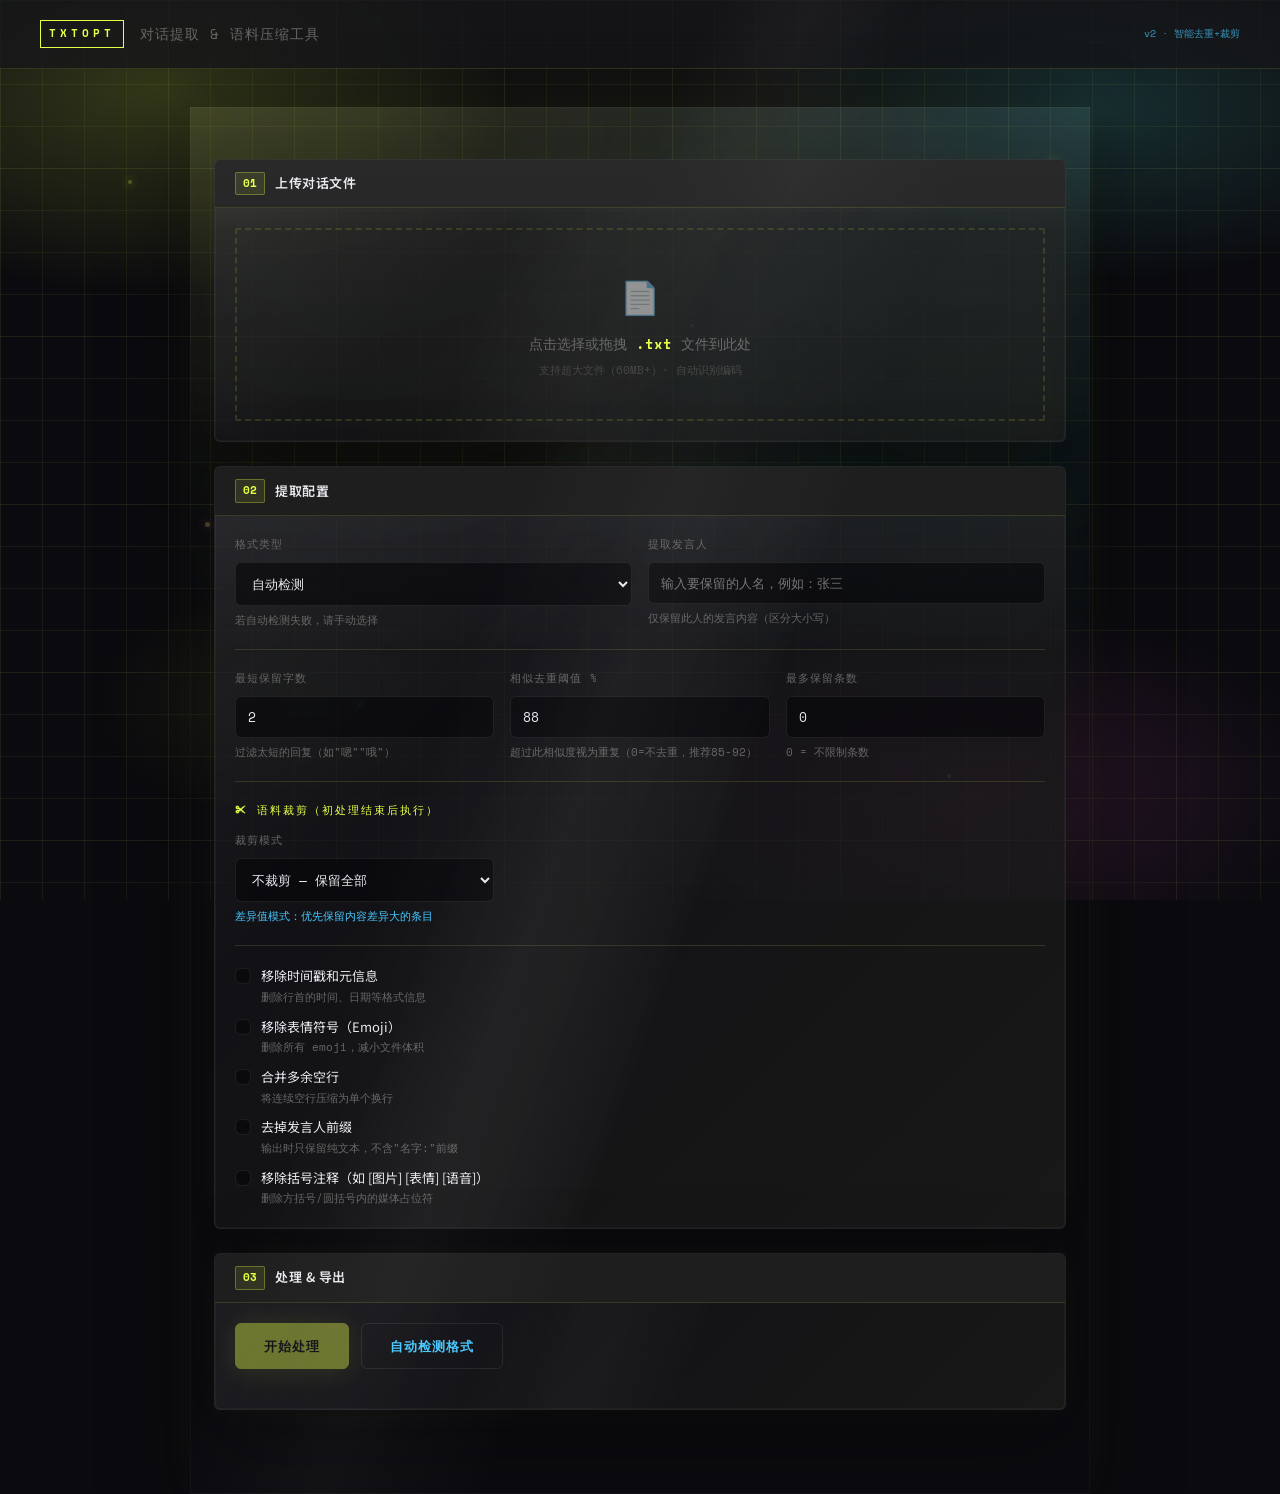
<file: chat-filter-tool.html>
<!DOCTYPE html>
<html lang="zh-CN">
<head>
    <meta charset="UTF-8">
    <meta name="viewport" content="width=device-width, initial-scale=1.0">
    <title>对话提取与语料压缩工具｜聊天记录清洗去重 - LumeKit Tools</title>
<meta name="description" content="面向 AI 语料整理的对话提取工具，支持聊天记录发言人筛选、相似去重、表情移除、文本压缩与格式清洗，纯浏览器本地运行。">
<meta name="keywords" content="对话提取,聊天记录整理,语料清洗,AI语料处理,文本去重,聊天记录筛选,LumeKit Tools">
<meta name="robots" content="index, follow, max-image-preview:large, max-snippet:-1, max-video-preview:-1">
<meta name="author" content="ct-yx">
<meta name="application-name" content="LumeKit Tools">
<meta name="theme-color" content="#0b0b0f">
<link rel="canonical" href="https://ct-yx.github.io/Personal-use-gadget/chat-filter-tool.html">
<meta property="og:site_name" content="LumeKit Tools｜离线浏览器工具箱">
<meta property="og:type" content="article">
<meta property="og:title" content="对话提取与语料压缩工具｜聊天记录清洗去重 - LumeKit Tools">
<meta property="og:description" content="面向 AI 语料整理的对话提取工具，支持聊天记录发言人筛选、相似去重、表情移除、文本压缩与格式清洗，纯浏览器本地运行。">
<meta property="og:url" content="https://ct-yx.github.io/Personal-use-gadget/chat-filter-tool.html">
<meta property="og:locale" content="zh_CN">
<meta name="twitter:card" content="summary">
<meta name="twitter:title" content="对话提取与语料压缩工具｜聊天记录清洗去重 - LumeKit Tools">
<meta name="twitter:description" content="面向 AI 语料整理的对话提取工具，支持聊天记录发言人筛选、相似去重、表情移除、文本压缩与格式清洗，纯浏览器本地运行。">
<script type="application/ld+json">{"@context":"https://schema.org","@type":"WebApplication","name":"对话提取与语料压缩工具","url":"https://ct-yx.github.io/Personal-use-gadget/chat-filter-tool.html","description":"面向 AI 语料整理的对话提取工具，支持聊天记录发言人筛选、相似去重、表情移除、文本压缩与格式清洗，纯浏览器本地运行。","applicationCategory":"UtilitiesApplication","operatingSystem":"Any","browserRequirements":"Requires a modern browser with JavaScript enabled.","isAccessibleForFree":true,"inLanguage":"zh-CN","publisher":{"@type":"Person","name":"ct-yx"},"offers":{"@type":"Offer","price":"0","priceCurrency":"CNY"}}</script>

    <style>
        @import url('https://fonts.googleapis.com/css2?family=IBM+Plex+Mono:wght@400;600&family=Noto+Sans+SC:wght@300;400;600&display=swap');

        :root {
            --bg: #0e0e0e;
            --surface: #161616;
            --surface2: #1e1e1e;
            --border: #2a2a2a;
            --accent: #e8ff47;
            --accent2: #47c8ff;
            --text: #e0e0e0;
            --muted: #666;
            --danger: #ff4747;
            --success: #47ff8a;
            --warning: #ffc847;
            --mono: 'IBM Plex Mono', monospace;
            --sans: 'Noto Sans SC', sans-serif;
        }

        * {
            margin: 0;
            padding: 0;
            box-sizing: border-box;
        }

        body {
            background: var(--bg);
            color: var(--text);
            font-family: var(--sans);
            min-height: 100vh;
            padding: 0;
        }

        .header {
            border-bottom: 1px solid var(--border);
            padding: 20px 40px;
            display: flex;
            align-items: center;
            gap: 16px;
            background: var(--surface);
            flex-wrap: wrap;
        }

        .logo {
            font-family: var(--mono);
            font-size: 11px;
            color: var(--accent);
            letter-spacing: 4px;
            text-transform: uppercase;
            border: 1px solid var(--accent);
            padding: 4px 8px;
            font-weight: 600;
        }

        .header-title {
            font-size: 14px;
            color: var(--muted);
            font-family: var(--mono);
            letter-spacing: 1px;
        }

        .version-tag {
            font-size: 10px;
            color: var(--accent2);
            font-family: var(--mono);
            margin-left: auto;
            opacity: 0.7;
        }

        .container {
            max-width: 960px;
            margin: 0 auto;
            padding: 40px 24px;
            display: flex;
            flex-direction: column;
            gap: 24px;
        }

        .card {
            background: var(--surface);
            border: 1px solid var(--border);
            border-radius: 2px;
            overflow: hidden;
        }

        .card-header {
            padding: 12px 20px;
            border-bottom: 1px solid var(--border);
            display: flex;
            align-items: center;
            gap: 10px;
            background: var(--surface2);
        }

        .step-num {
            font-family: var(--mono);
            font-size: 11px;
            color: var(--accent);
            background: rgba(232, 255, 71, 0.1);
            border: 1px solid rgba(232, 255, 71, 0.3);
            padding: 2px 7px;
            border-radius: 2px;
            font-weight: 600;
        }

        .card-title {
            font-size: 13px;
            color: var(--text);
            font-weight: 600;
            letter-spacing: 0.5px;
        }

        .card-body {
            padding: 20px;
        }

        .drop-zone {
            border: 2px dashed var(--border);
            border-radius: 2px;
            padding: 40px 20px;
            text-align: center;
            cursor: pointer;
            transition: all 0.2s;
            position: relative;
        }
        .drop-zone:hover,
        .drop-zone.dragover {
            border-color: var(--accent);
            background: rgba(232, 255, 71, 0.03);
        }
        .drop-zone input[type=file] {
            position: absolute;
            inset: 0;
            opacity: 0;
            cursor: pointer;
            width: 100%;
            height: 100%;
        }
        .drop-icon {
            font-size: 32px;
            margin-bottom: 12px;
            opacity: 0.5;
        }
        .drop-text {
            font-size: 14px;
            color: var(--muted);
            font-family: var(--mono);
        }
        .drop-text strong {
            color: var(--accent);
        }
        .file-info {
            margin-top: 12px;
            font-family: var(--mono);
            font-size: 12px;
            color: var(--accent2);
            display: none;
        }

        .form-row {
            display: grid;
            grid-template-columns: 1fr 1fr;
            gap: 16px;
            margin-bottom: 16px;
        }
        .form-row.single {
            grid-template-columns: 1fr;
        }
        .form-row.three {
            grid-template-columns: 1fr 1fr 1fr;
        }
        .form-row.four {
            grid-template-columns: 1fr 1fr 1fr 1fr;
        }

        .form-group label {
            display: block;
            font-size: 11px;
            color: var(--muted);
            font-family: var(--mono);
            letter-spacing: 1px;
            text-transform: uppercase;
            margin-bottom: 8px;
        }

        input[type=text],
        input[type=number],
        select,
        textarea {
            width: 100%;
            background: var(--surface2);
            border: 1px solid var(--border);
            color: var(--text);
            padding: 10px 12px;
            font-family: var(--mono);
            font-size: 13px;
            border-radius: 2px;
            outline: none;
            transition: border-color 0.2s;
        }
        input[type=text]:focus,
        input[type=number]:focus,
        select:focus,
        textarea:focus {
            border-color: var(--accent);
        }
        select option {
            background: var(--surface2);
        }
        input[type=range] {
            -webkit-appearance: none;
            width: 100%;
            height: 6px;
            background: var(--border);
            border-radius: 3px;
            outline: none;
            cursor: pointer;
        }
        input[type=range]::-webkit-slider-thumb {
            -webkit-appearance: none;
            width: 20px;
            height: 20px;
            background: var(--accent);
            border-radius: 50%;
            cursor: pointer;
            border: 2px solid #000;
        }

        .hint {
            font-size: 11px;
            color: var(--muted);
            margin-top: 6px;
            font-family: var(--mono);
            line-height: 1.6;
        }
        .hint-accent {
            color: var(--accent2);
        }

        .check-group {
            display: flex;
            flex-direction: column;
            gap: 10px;
        }
        .check-item {
            display: flex;
            align-items: flex-start;
            gap: 10px;
            cursor: pointer;
        }
        .check-item input[type=checkbox] {
            appearance: none;
            width: 16px;
            height: 16px;
            border: 1px solid var(--border);
            background: var(--surface2);
            border-radius: 2px;
            cursor: pointer;
            flex-shrink: 0;
            margin-top: 2px;
            transition: all 0.15s;
        }
        .check-item input[type=checkbox]:checked {
            background: var(--accent);
            border-color: var(--accent);
            background-image: url("data:image/svg+xml,%3Csvg xmlns='http://www.w3.org/2000/svg' viewBox='0 0 12 12'%3E%3Cpath d='M2 6l3 3 5-5' stroke='%23000' stroke-width='2' fill='none' stroke-linecap='round'/%3E%3C/svg%3E");
            background-size: 10px;
            background-repeat: no-repeat;
            background-position: center;
        }
        .check-label {
            font-size: 13px;
            color: var(--text);
        }
        .check-label small {
            display: block;
            font-size: 11px;
            color: var(--muted);
            margin-top: 2px;
            font-family: var(--mono);
        }

        .btn {
            padding: 12px 28px;
            font-family: var(--mono);
            font-size: 13px;
            font-weight: 600;
            letter-spacing: 2px;
            text-transform: uppercase;
            border: none;
            border-radius: 2px;
            cursor: pointer;
            transition: all 0.15s;
        }
        .btn-primary {
            background: var(--accent);
            color: #000;
        }
        .btn-primary:hover {
            background: #f5ff70;
            transform: translateY(-1px);
        }
        .btn-primary:disabled {
            opacity: 0.4;
            cursor: not-allowed;
            transform: none;
        }
        .btn-secondary {
            background: transparent;
            color: var(--accent2);
            border: 1px solid var(--accent2);
        }
        .btn-secondary:hover {
            background: rgba(71, 200, 255, 0.08);
        }
        .btn-small {
            padding: 6px 14px;
            font-size: 10px;
            letter-spacing: 1px;
        }

        .progress-wrap {
            display: none;
        }
        .progress-bar-outer {
            height: 4px;
            background: var(--border);
            border-radius: 2px;
            overflow: hidden;
            margin-bottom: 8px;
        }
        .progress-bar-inner {
            height: 100%;
            background: var(--accent);
            width: 0%;
            transition: width 0.15s;
            border-radius: 2px;
        }
        .progress-text {
            font-family: var(--mono);
            font-size: 11px;
            color: var(--muted);
        }

        .stats-grid {
            display: grid;
            grid-template-columns: repeat(4, 1fr);
            gap: 1px;
            background: var(--border);
            border: 1px solid var(--border);
            border-radius: 2px;
            overflow: hidden;
            display: none;
        }
        .stat-item {
            background: var(--surface2);
            padding: 16px;
            text-align: center;
        }
        .stat-value {
            font-family: var(--mono);
            font-size: 22px;
            font-weight: 600;
            color: var(--accent);
            display: block;
        }
        .stat-value.small {
            font-size: 16px;
        }
        .stat-label {
            font-size: 11px;
            color: var(--muted);
            margin-top: 4px;
            font-family: var(--mono);
            letter-spacing: 0.5px;
        }

        .preview-wrap {
            display: none;
        }
        .preview-area {
            background: var(--surface2);
            border: 1px solid var(--border);
            border-radius: 2px;
            padding: 16px;
            max-height: 240px;
            overflow-y: auto;
            font-family: var(--mono);
            font-size: 12px;
            line-height: 1.8;
            color: #aaa;
            white-space: pre-wrap;
            word-break: break-all;
        }
        .preview-area::-webkit-scrollbar {
            width: 4px;
        }
        .preview-area::-webkit-scrollbar-track {
            background: var(--surface);
        }
        .preview-area::-webkit-scrollbar-thumb {
            background: var(--border);
            border-radius: 2px;
        }

        .actions {
            display: flex;
            gap: 12px;
            flex-wrap: wrap;
            align-items: center;
        }

        .alert {
            padding: 10px 14px;
            border-radius: 2px;
            font-size: 12px;
            font-family: var(--mono);
            display: none;
            margin-bottom: 12px;
        }
        .alert-error {
            background: rgba(255, 71, 71, 0.1);
            border: 1px solid rgba(255, 71, 71, 0.3);
            color: var(--danger);
        }
        .alert-success {
            background: rgba(71, 255, 138, 0.1);
            border: 1px solid rgba(71, 255, 138, 0.3);
            color: var(--success);
        }
        .alert-info {
            background: rgba(71, 200, 255, 0.08);
            border: 1px solid rgba(71, 200, 255, 0.25);
            color: var(--accent2);
        }

        .detected-badge {
            display: inline-block;
            font-family: var(--mono);
            font-size: 10px;
            padding: 2px 8px;
            border-radius: 2px;
            margin-left: 8px;
            display: none;
        }
        .detected-badge.show {
            display: inline-block;
        }
        .detected-badge.ok {
            background: rgba(71, 255, 138, 0.15);
            color: var(--success);
            border: 1px solid rgba(71, 255, 138, 0.3);
        }
        .detected-badge.warn {
            background: rgba(255, 200, 71, 0.15);
            color: #ffc847;
            border: 1px solid rgba(255, 200, 71, 0.3);
        }

        .divider {
            border: none;
            border-top: 1px solid var(--border);
            margin: 20px 0;
        }
        .divider-sm {
            margin: 14px 0;
        }

        .tip-box {
            background: rgba(71, 200, 255, 0.05);
            border: 1px solid rgba(71, 200, 255, 0.15);
            border-radius: 2px;
            padding: 12px 16px;
            font-size: 12px;
            color: #88ccff;
            font-family: var(--mono);
            line-height: 1.7;
        }
        .tip-box strong {
            color: var(--accent2);
        }

        .range-display {
            display: inline-block;
            font-family: var(--mono);
            font-size: 13px;
            color: var(--accent);
            font-weight: 600;
            min-width: 40px;
            text-align: center;
        }

        .split-list {
            display: none;
            margin-top: 12px;
            background: var(--surface2);
            border: 1px solid var(--border);
            border-radius: 2px;
            padding: 12px;
            max-height: 180px;
            overflow-y: auto;
        }
        .split-list-item {
            display: flex;
            align-items: center;
            justify-content: space-between;
            padding: 6px 8px;
            font-family: var(--mono);
            font-size: 11px;
            color: var(--text);
            border-bottom: 1px solid rgba(42, 42, 42, 0.5);
            cursor: pointer;
            transition: background 0.15s;
        }
        .split-list-item:hover {
            background: rgba(232, 255, 71, 0.04);
        }
        .split-list-item:last-child {
            border-bottom: none;
        }
        .split-list-item .part-name {
            color: var(--accent2);
        }
        .split-list-item .part-size {
            color: var(--muted);
        }

        @media (max-width: 700px) {
            .form-row {
                grid-template-columns: 1fr;
            }
            .form-row.three {
                grid-template-columns: 1fr 1fr;
            }
            .form-row.four {
                grid-template-columns: 1fr 1fr;
            }
            .stats-grid {
                grid-template-columns: 1fr 1fr;
            }
            .header {
                padding: 16px 20px;
            }
            .container {
                padding: 24px 16px;
            }
        }
    </style>
<link rel="stylesheet" href="mono-grid-style.css">
</head>
<body>
<div class="mg-particles" aria-hidden="true"><span></span><span></span><span></span><span></span><span></span><span></span></div>

    <div class="header">
        <span class="logo">TXTOPT</span>
        <span class="header-title">对话提取 & 语料压缩工具</span>
        <span class="version-tag">v2 · 智能去重+裁剪</span>
    </div>

    <div class="container">

        <!-- Step 1: Upload -->
        <div class="card">
            <div class="card-header">
                <span class="step-num">01</span>
                <span class="card-title">上传对话文件</span>
            </div>
            <div class="card-body">
                <div class="drop-zone" id="dropZone">
                    <input type="file" id="fileInput" accept=".txt">
                    <div class="drop-icon">📄</div>
                    <div class="drop-text">点击选择或拖拽 <strong>.txt</strong> 文件到此处</div>
                    <div class="drop-text" style="font-size:11px;margin-top:6px;color:#444">支持超大文件（60MB+）· 自动识别编码</div>
                </div>
                <div class="file-info" id="fileInfo"></div>
            </div>
        </div>

        <!-- Step 2: Config -->
        <div class="card">
            <div class="card-header">
                <span class="step-num">02</span>
                <span class="card-title">提取配置</span>
            </div>
            <div class="card-body">

                <div class="form-row">
                    <div class="form-group">
                        <label>格式类型</label>
                        <select id="formatType">
                            <option value="auto">自动检测</option>
                            <option value="colon">名字: 内容（最常见）</option>
                            <option value="wechat">微信导出格式</option>
                            <option value="qq">QQ导出格式</option>
                            <option value="custom">自定义正则</option>
                        </select>
                        <div class="hint">若自动检测失败，请手动选择</div>
                    </div>
                    <div class="form-group">
                        <label>提取发言人 <span class="detected-badge" id="detectedBadge"></span></label>
                        <input type="text" id="speakerName" placeholder="输入要保留的人名，例如：张三">
                        <div class="hint">仅保留此人的发言内容（区分大小写）</div>
                    </div>
                </div>

                <div id="customRegexRow" class="form-row single" style="display:none">
                    <div class="form-group">
                        <label>自定义正则（匹配发言人行）</label>
                        <input type="text" id="customRegex" placeholder="例如：^(.+?)\s*[\[（(].*?[\]）)]\s*$">
                        <div class="hint">正则需包含一个捕获组来提取发言人名称</div>
                    </div>
                </div>

                <hr class="divider">

                <div class="form-row three">
                    <div class="form-group">
                        <label>最短保留字数</label>
                        <input type="number" id="minLen" value="2" min="0" max="500" style="width:100%">
                        <div class="hint">过滤太短的回复（如"嗯""哦"）</div>
                    </div>
                    <div class="form-group">
                        <label>相似去重阈值 %</label>
                        <input type="number" id="dedupThreshold" value="88" min="0" max="100" style="width:100%">
                        <div class="hint">超过此相似度视为重复（0=不去重，推荐85-92）</div>
                    </div>
                    <div class="form-group">
                        <label>最多保留条数</label>
                        <input type="number" id="maxLines" value="0" min="0" style="width:100%">
                        <div class="hint">0 = 不限制条数</div>
                    </div>
                </div>

                <hr class="divider">

                <!-- 新增：语料裁剪配置 -->
                <div style="margin-bottom:16px">
                    <div style="font-size:11px;color:var(--accent);font-family:var(--mono);letter-spacing:2px;margin-bottom:12px;text-transform:uppercase;">
                        ✂ 语料裁剪（初处理结束后执行）
                    </div>
                    <div class="form-row three">
                        <div class="form-group">
                            <label>裁剪模式</label>
                            <select id="trimMode">
                                <option value="none">不裁剪 — 保留全部</option>
                                <option value="position">按位置裁剪</option>
                                <option value="diversity">按差异值智能筛选</option>
                                <option value="random">随机保留</option>
                            </select>
                            <div class="hint hint-accent">差异值模式：优先保留内容差异大的条目</div>
                        </div>
                        <div class="form-group" id="trimPositionGroup" style="display:none">
                            <label>保留位置</label>
                            <select id="trimPosition">
                                <option value="head">保留前部</option>
                                <option value="tail">保留后部（去掉前N%）</option>
                                <option value="middle">保留中部</option>
                            </select>
                        </div>
                        <div class="form-group" id="trimRatioGroup" style="display:none">
                            <label>保留比例：<span class="range-display" id="trimRatioDisplay">100%</span></label>
                            <input type="range" id="trimRatio" value="100" min="10" max="100" step="5">
                            <div class="hint">拖动滑块调整保留比例</div>
                        </div>
                    </div>
                </div>

                <hr class="divider">

                <div class="check-group">
                    <label class="check-item">
                        <input type="checkbox" id="opt_removeMeta" checked>
                        <span class="check-label">
                            移除时间戳和元信息
                            <small>删除行首的时间、日期等格式信息</small>
                        </span>
                    </label>
                    <label class="check-item">
                        <input type="checkbox" id="opt_removeEmoji">
                        <span class="check-label">
                            移除表情符号（Emoji）
                            <small>删除所有 emoji，减小文件体积</small>
                        </span>
                    </label>
                    <label class="check-item">
                        <input type="checkbox" id="opt_collapseSpace" checked>
                        <span class="check-label">
                            合并多余空行
                            <small>将连续空行压缩为单个换行</small>
                        </span>
                    </label>
                    <label class="check-item">
                        <input type="checkbox" id="opt_removeName">
                        <span class="check-label">
                            去掉发言人前缀
                            <small>输出时只保留纯文本，不含"名字:"前缀</small>
                        </span>
                    </label>
                    <label class="check-item">
                        <input type="checkbox" id="opt_removeBracket">
                        <span class="check-label">
                            移除括号注释（如 [图片] [表情] [语音]）
                            <small>删除方括号/圆括号内的媒体占位符</small>
                        </span>
                    </label>
                </div>

            </div>
        </div>

        <!-- Step 3: Process -->
        <div class="card">
            <div class="card-header">
                <span class="step-num">03</span>
                <span class="card-title">处理 & 导出</span>
            </div>
            <div class="card-body">

                <div class="alert alert-error" id="errorAlert"></div>
                <div class="alert alert-info" id="infoAlert" style="display:none"></div>

                <div class="actions" style="margin-bottom:20px">
                    <button class="btn btn-primary" id="processBtn" disabled>开始处理</button>
                    <button class="btn btn-secondary" id="detectBtn" disabled>自动检测格式</button>
                    <button class="btn btn-secondary btn-small" id="copyBtn" style="display:none">📋 复制结果</button>
                </div>

                <div class="progress-wrap" id="progressWrap">
                    <div class="progress-bar-outer"><div class="progress-bar-inner" id="progressBar"></div></div>
                    <div class="progress-text" id="progressText">正在处理...</div>
                </div>

                <div class="stats-grid" id="statsGrid">
                    <div class="stat-item"><span class="stat-value" id="s-orig-size">—</span><span class="stat-label">原始大小</span></div>
                    <div class="stat-item"><span class="stat-value" id="s-out-size">—</span><span class="stat-label">输出大小</span></div>
                    <div class="stat-item"><span class="stat-value" id="s-lines">—</span><span class="stat-label">保留条数</span></div>
                    <div class="stat-item"><span class="stat-value" id="s-ratio">—</span><span class="stat-label">压缩率</span></div>
                </div>

                <div class="preview-wrap" id="previewWrap" style="margin-top:20px">
                    <div style="font-size:11px;color:var(--muted);font-family:var(--mono);margin-bottom:8px;letter-spacing:1px;">PREVIEW — 前200条</div>
                    <div class="preview-area" id="previewArea"></div>
                </div>

                <div id="downloadWrap" style="display:none;margin-top:20px">
                    <div class="tip-box" style="margin-bottom:16px">
                        <strong>💡 使用建议：</strong>输出文件已优化，如仍超过 AI 限制（约 6MB），可将文件按需拆分，
                        或在上方调低"最多保留条数"和"保留比例"来控制大小。建议向 AI 说明：
                        <em>"以下是某人的真实对话语料，请学习其说话风格……"</em>
                    </div>
                    <div class="actions" style="margin-bottom:12px">
                        <button class="btn btn-primary" id="downloadBtn">⬇ 下载提取结果 (.txt)</button>
                        <button class="btn btn-secondary" id="splitDownloadBtn" style="display:none">📦 拆分下载（每份约 5MB）</button>
                        <button class="btn btn-secondary btn-small" id="splitListBtn" style="display:none">📋 查看拆分列表</button>
                    </div>
                    <div class="split-list" id="splitList"></div>
                </div>

            </div>
        </div>

    </div>

    <script>
        let fileContent = null;
        let fileName = '';
        let resultLines = [];
        let splitChunks = []; // 存储拆分后的数据块

        const fileInput = document.getElementById('fileInput');
        const dropZone = document.getElementById('dropZone');
        const fileInfo = document.getElementById('fileInfo');
        const processBtn = document.getElementById('processBtn');
        const detectBtn = document.getElementById('detectBtn');
        const copyBtn = document.getElementById('copyBtn');
        const progressWrap = document.getElementById('progressWrap');
        const progressBar = document.getElementById('progressBar');
        const progressText = document.getElementById('progressText');
        const statsGrid = document.getElementById('statsGrid');
        const previewWrap = document.getElementById('previewWrap');
        const previewArea = document.getElementById('previewArea');
        const downloadWrap = document.getElementById('downloadWrap');
        const errorAlert = document.getElementById('errorAlert');
        const infoAlert = document.getElementById('infoAlert');
        const detectedBadge = document.getElementById('detectedBadge');
        const splitDownloadBtn = document.getElementById('splitDownloadBtn');
        const splitListBtn = document.getElementById('splitListBtn');
        const splitList = document.getElementById('splitList');
        const trimRatioDisplay = document.getElementById('trimRatioDisplay');
        const trimPositionGroup = document.getElementById('trimPositionGroup');
        const trimRatioGroup = document.getElementById('trimRatioGroup');

        // Format selector
        document.getElementById('formatType').addEventListener('change', function() {
            document.getElementById('customRegexRow').style.display = this.value === 'custom' ? '' : 'none';
        });

        // Trim mode selector
        document.getElementById('trimMode').addEventListener('change', function() {
            const showRatio = this.value !== 'none';
            const showPosition = this.value === 'position';
            trimRatioGroup.style.display = showRatio ? '' : 'none';
            trimPositionGroup.style.display = showPosition ? '' : 'none';
        });

        // Trim ratio display
        document.getElementById('trimRatio').addEventListener('input', function() {
            trimRatioDisplay.textContent = this.value + '%';
        });

        // Drag and Drop
        dropZone.addEventListener('dragover', e => { e.preventDefault();
            dropZone.classList.add('dragover'); });
        dropZone.addEventListener('dragleave', () => dropZone.classList.remove('dragover'));
        dropZone.addEventListener('drop', e => {
            e.preventDefault();
            dropZone.classList.remove('dragover');
            const file = e.dataTransfer.files[0];
            if (file) handleFile(file);
        });
        fileInput.addEventListener('change', () => {
            if (fileInput.files[0]) handleFile(fileInput.files[0]);
        });

        function handleFile(file) {
            if (!file.name.endsWith('.txt') && !file.type.includes('text')) {
                showError('请上传 .txt 格式文件');
                return;
            }
            fileName = file.name.replace(/\.txt$/i, '');
            fileInfo.style.display = 'block';
            fileInfo.textContent = `📁 ${file.name}  ·  ${formatSize(file.size)}  ·  正在读取…`;

            const reader = new FileReader();
            reader.onprogress = (e) => {
                if (e.lengthComputable) {
                    const pct = Math.round(e.loaded / e.total * 100);
                    fileInfo.textContent =
                        `📁 ${file.name}  ·  ${formatSize(file.size)}  ·  读取中 ${pct}%`;
                }
            };
            reader.onload = (e) => {
                fileContent = e.target.result;
                const lineCount = fileContent.split('\n').length.toLocaleString();
                fileInfo.textContent =
                    `✅ ${file.name}  ·  ${formatSize(file.size)}  ·  ${lineCount} 行`;
                processBtn.disabled = false;
                detectBtn.disabled = false;
            };
            reader.onerror = () => showError('文件读取失败，请重试');
            reader.readAsText(file, 'UTF-8');
        }

        // Auto detect format
        detectBtn.addEventListener('click', () => {
            if (!fileContent) return;
            const sample = fileContent.slice(0, 50000);
            const lines = sample.split('\n').slice(0, 500);

            const formats = detectFormats(lines);
            if (formats.length > 0) {
                const top = formats[0];
                document.getElementById('formatType').value = top.type;
                detectedBadge.textContent = `✓ ${top.name}`;
                detectedBadge.className = 'detected-badge show ok';
                if (top.speakers && top.speakers.length > 0) {
                    const speakerStr = top.speakers.slice(0, 6).join(' / ');
                    detectedBadge.textContent += `  发言人: ${speakerStr}`;
                    // 自动填入第一个发言人
                    if (top.speakers.length === 1 || (top.speakers.length >= 1 && top.speakers[0]
                            .length <= 10)) {
                        document.getElementById('speakerName').value = top.speakers[0];
                    }
                }
            } else {
                detectedBadge.textContent = '未能自动识别';
                detectedBadge.className = 'detected-badge show warn';
            }
        });

        function detectFormats(lines) {
            const results = [];
            const speakers = new Map();

            let colonMatch = 0;
            for (const line of lines) {
                const m = line.match(/^([^\s:：【\[（(]{1,20})[：:]\s*(.+)/);
                if (m) {
                    colonMatch++;
                    speakers.set(m[1], (speakers.get(m[1]) || 0) + 1);
                }
            }
            if (colonMatch > lines.length * 0.1) {
                const sorted = [...speakers.entries()].sort((a, b) => b[1] - a[1]).map(x => x[0]);
                results.push({ type: 'colon', name: '"名字: 内容" 格式', speakers: sorted });
            }

            let wechatMatch = 0;
            for (const line of lines) {
                if (/^\d{4}[-/]\d{2}[-/]\d{2}/.test(line) || /^\d{1,2}:\d{2}/.test(line) || /^-{10,}/.test(
                        line))
                    wechatMatch++;
            }
            if (wechatMatch > 5) results.push({ type: 'wechat', name: '微信导出格式', speakers: [] });

            let qqMatch = 0;
            for (const line of lines) {
                if (/^\d{4}-\d{2}-\d{2} \d{1,2}:\d{2}:\d{2}/.test(line)) qqMatch++;
            }
            if (qqMatch > 5) results.push({ type: 'qq', name: 'QQ导出格式', speakers: [] });

            return results;
        }

        // Main Process
        processBtn.addEventListener('click', async () => {
            if (!fileContent) return;
            const speaker = document.getElementById('speakerName').value.trim();
            if (!speaker) { showError('请输入要提取的发言人名称');
                return; }
            showError('');
            hideInfo();

            processBtn.disabled = true;
            progressWrap.style.display = 'block';
            statsGrid.style.display = 'none';
            previewWrap.style.display = 'none';
            downloadWrap.style.display = 'none';
            copyBtn.style.display = 'none';
            splitDownloadBtn.style.display = 'none';
            splitListBtn.style.display = 'none';
            splitList.style.display = 'none';
            splitChunks = [];

            await sleep(20);

            try {
                const lines = fileContent.split('\n');
                const totalLines = lines.length;
                const formatType = document.getElementById('formatType').value;
                const minLen = parseInt(document.getElementById('minLen').value) || 0;
                const maxLines = parseInt(document.getElementById('maxLines').value) || 0;
                const dedupThreshold = parseInt(document.getElementById('dedupThreshold').value);
                const trimMode = document.getElementById('trimMode').value;
                const trimRatio = parseInt(document.getElementById('trimRatio').value) || 100;
                const trimPosition = document.getElementById('trimPosition').value;

                const opts = {
                    removeMeta: document.getElementById('opt_removeMeta').checked,
                    removeEmoji: document.getElementById('opt_removeEmoji').checked,
                    collapseSpace: document.getElementById('opt_collapseSpace').checked,
                    removeName: document.getElementById('opt_removeName').checked,
                    removeBracket: document.getElementById('opt_removeBracket').checked,
                };

                updateProgress(3, '正在解析格式...');
                await sleep(10);

                // Phase 1: Parse messages
                let messages = parseMessages(lines, speaker, formatType, totalLines);
                updateProgress(40, `已提取 ${messages.length.toLocaleString()} 条发言，正在优化...`);
                await sleep(10);

                // Phase 2: Apply optimizations
                messages = applyOptimizations(messages, opts, minLen);
                updateProgress(55, `优化完成（${messages.length.toLocaleString()} 条），正在去重...`);
                await sleep(10);

                // Phase 3: Deduplication (improved)
                if (dedupThreshold > 0 && dedupThreshold < 100) {
                    const before = messages.length;
                    messages = deduplicateImproved(messages, dedupThreshold / 100, (pct) => {
                        updateProgress(55 + Math.round(pct * 20),
                            `去重中... ${Math.round(pct*100)}%`);
                    });
                    const dedupRemoved = before - messages.length;
                    updateProgress(75,
                        `去重完成：${before.toLocaleString()} → ${messages.length.toLocaleString()}（移除 ${dedupRemoved.toLocaleString()} 条）`
                        );
                    await sleep(10);
                }

                // Phase 4: Corpus trimming (NEW)
                if (trimMode !== 'none' && trimRatio < 100 && messages.length > 0) {
                    const before = messages.length;
                    updateProgress(78,
                    `正在执行语料裁剪（模式：${trimMode === 'diversity' ? '差异值筛选' : trimMode === 'position' ? '按位置' : '随机'}，保留 ${trimRatio}%）...`);
                    await sleep(10);
                    messages = trimCorpus(messages, trimMode, trimRatio / 100, trimPosition, (pct) => {
                        updateProgress(78 + Math.round(pct * 10),
                            `裁剪中... ${Math.round(pct*100)}%`);
                    });
                    updateProgress(88,
                        `裁剪完成：${before.toLocaleString()} → ${messages.length.toLocaleString()} 条`);
                    await sleep(10);
                }

                // Phase 5: Limit
                if (maxLines > 0 && messages.length > maxLines) {
                    messages = messages.slice(0, maxLines);
                    updateProgress(90, `已限制为前 ${maxLines.toLocaleString()} 条`);
                    await sleep(10);
                }

                updateProgress(93, '生成输出...');
                await sleep(10);

                resultLines = messages;
                const outputText = messages.join('\n');

                // Stats
                const origSize = new Blob([fileContent]).size;
                const outSize = new Blob([outputText]).size;
                const ratio = Math.round((1 - outSize / Math.max(origSize, 1)) * 100);

                document.getElementById('s-orig-size').textContent = formatSize(origSize);
                document.getElementById('s-out-size').textContent = formatSize(outSize);
                document.getElementById('s-lines').textContent = messages.length.toLocaleString();
                document.getElementById('s-ratio').textContent = ratio + '%';

                statsGrid.style.display = 'grid';
                previewWrap.style.display = 'block';
                previewArea.textContent = messages.slice(0, 200).join('\n');
                downloadWrap.style.display = 'block';

                // Show copy button for reasonably sized results
                if (outSize < 2 * 1024 * 1024 && messages.length > 0) {
                    copyBtn.style.display = '';
                }

                // Show split button if large
                if (outSize > 4.5 * 1024 * 1024) {
                    splitDownloadBtn.style.display = '';
                    splitListBtn.style.display = '';
                    // Pre-compute split chunks
                    splitChunks = computeSplitChunks(messages, 4.5 * 1024 * 1024);
                    updateSplitListUI();
                }

                updateProgress(100,
                    `✅ 完成！共保留 ${messages.length.toLocaleString()} 条发言，压缩率 ${ratio}%`);
                showInfo(`处理成功！语料共 ${messages.length.toLocaleString()} 条，可直接用于 AI 训练。`);

            } catch (e) {
                showError('处理出错: ' + e.message);
                updateProgress(0, '');
                progressWrap.style.display = 'none';
            }

            processBtn.disabled = false;
        });

        // ==================== Improved Deduplication ====================
        function deduplicateImproved(messages, threshold, progressCallback) {
            if (threshold >= 1 || messages.length <= 1) return messages;

            const result = [];
            const total = messages.length;
            let lastProgress = 0;

            // For performance: use a sliding window of recently seen messages
            // Short messages: exact match check
            // All messages: character 3-gram Jaccard similarity
            const seenShort = new Set(); // exact strings for short messages
            const seenLong = []; // {msg, grams} for similarity comparison
            const MAX_COMPARISON_WINDOW = 300; // compare against last N long messages

            for (let i = 0; i < total; i++) {
                const msg = messages[i];

                // Report progress periodically
                const currentProgress = Math.floor(i / total * 100) / 100;
                if (currentProgress - lastProgress > 0.05 && progressCallback) {
                    progressCallback(currentProgress);
                    lastProgress = currentProgress;
                }

                const isShort = msg.length <= 18;

                if (isShort) {
                    // Exact dedup for short messages
                    if (seenShort.has(msg)) continue;
                    seenShort.add(msg);
                    result.push(msg);
                    // Also add to long list for comparison with medium messages
                    if (seenLong.length < MAX_COMPARISON_WINDOW * 2) {
                        seenLong.push({ msg, grams: getCharTrigrams(msg) });
                    }
                } else {
                    // For longer messages, use similarity comparison
                    const msgGrams = getCharTrigrams(msg);
                    let isDup = false;

                    // Compare against recent messages in the window
                    const startIdx = Math.max(0, seenLong.length - MAX_COMPARISON_WINDOW);
                    for (let j = seenLong.length - 1; j >= startIdx; j--) {
                        const sim = jaccardSimilarity(msgGrams, seenLong[j].grams);
                        // Also check length ratio as a quick filter
                        const lenRatio = Math.min(msg.length, seenLong[j].msg.length) / Math.max(msg.length,
                            seenLong[j].msg.length);
                        const adjustedThreshold = threshold * (0.7 + 0.3 * lenRatio); // Be more lenient when lengths differ significantly

                        if (sim >= adjustedThreshold) {
                            isDup = true;
                            break;
                        }
                    }

                    if (!isDup) {
                        result.push(msg);
                        seenLong.push({ msg, grams: msgGrams });
                        // Keep seenLong manageable
                        if (seenLong.length > MAX_COMPARISON_WINDOW * 3) {
                            seenLong.splice(0, seenLong.length - MAX_COMPARISON_WINDOW * 2);
                        }
                    }
                }
            }

            if (progressCallback) progressCallback(1);
            return result;
        }

        function getCharTrigrams(str) {
            const grams = new Set();
            // Use character-level trigrams (works well for Chinese)
            const s = str.replace(/\s+/g, ''); // normalize whitespace
            if (s.length < 3) {
                // For very short strings, use bigrams or single chars
                for (let i = 0; i < s.length; i++) {
                    grams.add(s[i]);
                    if (i < s.length - 1) grams.add(s.slice(i, i + 2));
                }
            } else {
                for (let i = 0; i < s.length - 2; i++) {
                    grams.add(s.slice(i, i + 3));
                }
            }
            return grams;
        }

        function jaccardSimilarity(setA, setB) {
            if (setA.size === 0 && setB.size === 0) return 1;
            if (setA.size === 0 || setB.size === 0) return 0;
            let intersection = 0;
            for (const item of setA) {
                if (setB.has(item)) intersection++;
            }
            const union = setA.size + setB.size - intersection;
            return union === 0 ? 0 : intersection / union;
        }

        // ==================== Corpus Trimming ====================
        function trimCorpus(messages, mode, ratio, position, progressCallback) {
            if (ratio >= 1 || messages.length <= 1) return messages;
            if (ratio <= 0) return [];

            const targetCount = Math.max(1, Math.round(messages.length * ratio));
            const total = messages.length;

            if (targetCount >= total) return messages;

            if (progressCallback) progressCallback(0.1);

            switch (mode) {
                case 'position':
                    return trimByPosition(messages, targetCount, position, progressCallback);

                case 'diversity':
                    return trimByDiversity(messages, targetCount, progressCallback);

                case 'random':
                    return trimRandom(messages, targetCount, progressCallback);

                default:
                    return messages;
            }
        }

        function trimByPosition(messages, targetCount, position, progressCallback) {
            const total = messages.length;
            let result;

            switch (position) {
                case 'head':
                    // 保留前 targetCount 条
                    result = messages.slice(0, targetCount);
                    break;
                case 'tail':
                    // 保留后 targetCount 条（即去掉前面的部分）
                    result = messages.slice(total - targetCount);
                    break;
                case 'middle':
                    // 保留中间 targetCount 条
                    const start = Math.floor((total - targetCount) / 2);
                    result = messages.slice(start, start + targetCount);
                    break;
                default:
                    result = messages.slice(0, targetCount);
            }

            if (progressCallback) progressCallback(1);
            return result;
        }

        function trimRandom(messages, targetCount, progressCallback) {
            // Fisher-Yates partial shuffle to select random subset
            const indices = Array.from({ length: messages.length }, (_, i) => i);
            // Partial shuffle: only need first targetCount elements randomized
            for (let i = 0; i < targetCount; i++) {
                const j = i + Math.floor(Math.random() * (indices.length - i));
                [indices[i], indices[j]] = [indices[j], indices[i]];
                if (progressCallback && i % Math.max(1, Math.floor(targetCount / 10)) === 0) {
                    progressCallback(i / targetCount);
                }
            }
            const selected = indices.slice(0, targetCount).sort((a, b) => a - b);
            const result = selected.map(i => messages[i]);
            if (progressCallback) progressCallback(1);
            return result;
        }

        function trimByDiversity(messages, targetCount, progressCallback) {
            // Greedy Maximal Marginal Relevance (MMR) style selection
            // Goal: select 'targetCount' messages that maximize diversity
            // Strategy: Use character trigram features, greedy selection
            // For efficiency with large corpora: batch-based approach

            const total = messages.length;

            if (targetCount >= total) return messages;

            // For very large corpora, use a two-phase approach:
            // Phase 1: Quick pre-filtering using length stratification
            // Phase 2: Greedy diversity selection on pre-filtered set

            const MAX_DIVERSITY_POOL = 8000; // Max messages to run greedy selection on
            let pool = messages;
            let poolIndices = Array.from({ length: messages.length }, (_, i) => i);

            if (total > MAX_DIVERSITY_POOL) {
                // Pre-filter: stratified sampling by length to get a diverse candidate pool
                const buckets = new Map(); // length bucket -> indices
                const bucketSize = Math.ceil(total / 200); // ~200 buckets

                for (let i = 0; i < total; i++) {
                    const bucket = Math.floor(messages[i].length / bucketSize);
                    if (!buckets.has(bucket)) buckets.set(bucket, []);
                    buckets.get(bucket).push(i);
                }

                // Sample proportionally from each bucket
                poolIndices = [];
                const sampleRatio = MAX_DIVERSITY_POOL / total;
                for (const [, indices] of buckets) {
                    const nSample = Math.max(1, Math.round(indices.length * sampleRatio));
                    // Random sample from this bucket
                    const shuffled = [...indices];
                    for (let i = 0; i < Math.min(nSample, shuffled.length); i++) {
                        const j = i + Math.floor(Math.random() * (shuffled.length - i));
                        [shuffled[i], shuffled[j]] = [shuffled[j], shuffled[i]];
                    }
                    poolIndices.push(...shuffled.slice(0, nSample));
                }
                // Limit pool size
                if (poolIndices.length > MAX_DIVERSITY_POOL) {
                    poolIndices = poolIndices.slice(0, MAX_DIVERSITY_POOL);
                }
                pool = poolIndices.map(i => messages[i]);
            }

            if (progressCallback) progressCallback(0.2);

            // Pre-compute trigram sets for the pool
            const poolData = pool.map((msg, idx) => ({
                originalIndex: poolIndices.length > 0 ? poolIndices[idx] : idx,
                msg,
                grams: getCharTrigrams(msg),
            }));

            if (progressCallback) progressCallback(0.35);

            // Greedy diversity selection
            const selected = [];
            const selectedGrams = [];

            // Start with a random message
            const firstIdx = Math.floor(Math.random() * poolData.length);
            selected.push(poolData[firstIdx]);
            selectedGrams.push(poolData[firstIdx].grams);
            poolData.splice(firstIdx, 1);

            if (progressCallback) progressCallback(0.4);

            // Greedily pick the message most different from all selected
            const batchSize = Math.max(1, Math.floor(targetCount / 20));
            let lastReport = 0;

            while (selected.length < targetCount && poolData.length > 0) {
                const progressInPhase = selected.length / targetCount;
                if (progressInPhase - lastReport > 0.05 && progressCallback) {
                    progressCallback(0.4 + progressInPhase * 0.55);
                    lastReport = progressInPhase;
                }

                // For performance: only compare against a subset of poolData
                const comparePoolSize = Math.min(poolData.length, 600);
                let bestIdx = 0;
                let bestMinSim = Infinity;
                let bestAvgSim = Infinity;

                // Sample-based search for efficiency when pool is large
                const step = poolData.length > comparePoolSize ? Math.floor(poolData.length / comparePoolSize) : 1;
                const compareCount = Math.min(poolData.length, comparePoolSize);

                for (let i = 0; i < compareCount; i++) {
                    const actualIdx = i * step;
                    if (actualIdx >= poolData.length) break;

                    const candidate = poolData[actualIdx];
                    let minSim = 1;
                    let sumSim = 0;
                    const compareWindow = Math.min(selectedGrams.length, 100);
                    const selStep = selectedGrams.length > 100 ? Math.floor(selectedGrams.length / 100) : 1;

                    for (let j = selectedGrams.length - 1; j >= 0 && (selectedGrams.length - 1 - j) < compareWindow; j -=
                        selStep) {
                        const sim = jaccardSimilarity(candidate.grams, selectedGrams[j]);
                        if (sim < minSim) minSim = sim;
                        sumSim += sim;
                        if (minSim < bestMinSim) break; // Early exit if already worse
                    }
                    const avgSim = sumSim / Math.min(compareWindow, selectedGrams.length);

                    // Prefer messages with lower similarity to selected set
                    if (minSim < bestMinSim || (minSim === bestMinSim && avgSim < bestAvgSim)) {
                        bestMinSim = minSim;
                        bestAvgSim = avgSim;
                        bestIdx = actualIdx;
                    }
                }

                selected.push(poolData[bestIdx]);
                selectedGrams.push(poolData[bestIdx].grams);
                poolData.splice(bestIdx, 1);
            }

            // Map back to original order for consistency
            const result = selected
                .map(d => d.originalIndex)
                .sort((a, b) => a - b)
                .map(i => messages[i]);

            if (progressCallback) progressCallback(1);
            return result;
        }

        // ==================== Split Download ====================
        function computeSplitChunks(messages, maxChunkSize) {
            const chunks = [];
            let current = [];
            let currentSize = 0;

            for (const line of messages) {
                const lineBytes = new Blob([line + '\n']).size;
                if (currentSize + lineBytes > maxChunkSize && current.length > 0) {
                    chunks.push(current);
                    current = [];
                    currentSize = 0;
                }
                current.push(line);
                currentSize += lineBytes;
            }
            if (current.length > 0) {
                chunks.push(current);
            }
            return chunks;
        }

        function updateSplitListUI() {
            splitList.innerHTML = '';
            if (splitChunks.length <= 1) {
                splitList.style.display = 'none';
                splitListBtn.style.display = 'none';
                return;
            }
            splitChunks.forEach((chunk, i) => {
                const chunkText = chunk.join('\n');
                const size = new Blob([chunkText]).size;
                const div = document.createElement('div');
                div.className = 'split-list-item';
                div.innerHTML =
                    `<span><span class="part-name">📄 Part ${i+1}/${splitChunks.length}</span> — ${chunk.length.toLocaleString()} 条</span><span class="part-size">${formatSize(size)}</span>`;
                div.addEventListener('click', () => {
                    downloadText(chunkText,
                        `${fileName}_${document.getElementById('speakerName').value}_part${i+1}.txt`);
                });
                splitList.appendChild(div);
            });
            splitList.style.display = 'block';
        }

        splitListBtn.addEventListener('click', () => {
            if (splitList.style.display === 'none' || splitList.style.display === '') {
                updateSplitListUI();
                splitList.style.display = 'block';
            } else {
                splitList.style.display = 'none';
            }
        });

        splitDownloadBtn.addEventListener('click', async () => {
            if (splitChunks.length <= 1) {
                // Fallback: download as single file
                downloadText(resultLines.join('\n'),
                    `${fileName}_${document.getElementById('speakerName').value}_提取.txt`);
                return;
            }
            showInfo(`正在逐个触发下载 ${splitChunks.length} 个文件，请允许浏览器多次下载...`);
            for (let i = 0; i < splitChunks.length; i++) {
                const chunkText = splitChunks[i].join('\n');
                downloadText(chunkText,
                    `${fileName}_${document.getElementById('speakerName').value}_part${i+1}.txt`);
                await sleep(350); // Delay between downloads to avoid browser blocking
            }
            showInfo(`✅ 已触发 ${splitChunks.length} 个文件的下载`);
        });

        // ==================== Parse Messages (mostly unchanged) ====================
        function parseMessages(lines, speaker, formatType, totalLines) {
            const messages = [];

            if (formatType === 'auto' || formatType === 'colon') {
                let currentSpeaker = null;
                let currentContent = [];

                for (let i = 0; i < lines.length; i++) {
                    const line = lines[i];
                    if (i % 50000 === 0) updateProgress(3 + Math.round(i / totalLines * 30),
                        `解析第 ${i.toLocaleString()} 行...`);

                    const m = line.match(/^([^\n:：【\[（(]{1,30})[：:]\s*([\s\S]*)/);
                    if (m) {
                        if (currentSpeaker === speaker && currentContent.length > 0) {
                            const txt = currentContent.join(' ').trim();
                            if (txt) messages.push(txt);
                        }
                        currentSpeaker = m[1].trim();
                        currentContent = [m[2].trim()];
                    } else if (currentSpeaker && line.trim()) {
                        currentContent.push(line.trim());
                    } else if (!line.trim() && currentSpeaker === speaker && currentContent.length > 0) {
                        const txt = currentContent.join(' ').trim();
                        if (txt) messages.push(txt);
                        currentContent = [];
                    }
                }
                if (currentSpeaker === speaker && currentContent.length > 0) {
                    const txt = currentContent.join(' ').trim();
                    if (txt) messages.push(txt);
                }
                if (messages.length > 0) return messages;
            }

            if (formatType === 'auto' || formatType === 'wechat') {
                const wcMessages = [];
                let i = 0;
                while (i < lines.length) {
                    const line = lines[i].trim();
                    const m1 = line.match(/^(\d{4}[-/]\d{2}[-/]\d{2}\s+\d{1,2}:\d{2}(?::\d{2})?)\s+(.+)/);
                    if (m1) {
                        const name = m1[2].trim();
                        let content = [];
                        i++;
                        while (i < lines.length && !/^(\d{4}[-/]\d{2}[-/]\d{2}\s+\d{1,2}:\d{2})|^-{10,}/.test(lines[i]
                                .trim())) {
                            if (lines[i].trim()) content.push(lines[i].trim());
                            i++;
                        }
                        if (name === speaker || name.startsWith(speaker)) {
                            if (content.length > 0) wcMessages.push(content.join(' '));
                        }
                        continue;
                    }
                    i++;
                }
                if (wcMessages.length > 10) return wcMessages;
            }

            if (formatType === 'auto' || formatType === 'qq') {
                const qqMessages = [];
                let i = 0;
                while (i < lines.length) {
                    const line = lines[i].trim();
                    const m = line.match(/^\d{4}-\d{2}-\d{2} \d{1,2}:\d{2}:\d{2} (.+)/);
                    if (m) {
                        const nameRaw = m[1].replace(/\(\d+\)$/, '').trim();
                        let content = [];
                        i++;
                        while (i < lines.length && !/^\d{4}-\d{2}-\d{2} \d{1,2}:\d{2}:\d{2}/.test(lines[i].trim())) {
                            if (lines[i].trim()) content.push(lines[i].trim());
                            i++;
                        }
                        if (nameRaw === speaker || nameRaw.includes(speaker)) {
                            if (content.length > 0) qqMessages.push(content.join(' '));
                        }
                        continue;
                    }
                    i++;
                }
                if (qqMessages.length > 10) return qqMessages;
            }

            if (formatType === 'custom') {
                const regexStr = document.getElementById('customRegex').value.trim();
                if (!regexStr) throw new Error('请输入自定义正则表达式');
                const regex = new RegExp(regexStr);
                let currentSpeaker = null,
                    currentContent = [];
                for (const line of lines) {
                    const m = line.match(regex);
                    if (m) {
                        if (currentSpeaker === speaker && currentContent.length > 0) {
                            messages.push(currentContent.join(' ').trim());
                        }
                        currentSpeaker = m[1] ? m[1].trim() : null;
                        currentContent = [];
                    } else if (currentSpeaker && line.trim()) {
                        currentContent.push(line.trim());
                    }
                }
                if (currentSpeaker === speaker && currentContent.length > 0) {
                    messages.push(currentContent.join(' ').trim());
                }
                return messages;
            }

            // Fallback
            for (const line of lines) {
                const m = line.match(new RegExp(`^${escapeRegex(speaker)}[：:]\\s*(.+)`));
                if (m) messages.push(m[1].trim());
            }
            return messages;
        }

        function applyOptimizations(messages, opts, minLen) {
            return messages
                .map(msg => {
                    let s = msg;
                    if (opts.removeMeta) {
                        s = s.replace(/^\[?\d{1,4}[-/.:]\d{1,2}[-/.:]\d{1,4}\s*\d{0,2}:?\d{0,2}:?\d{0,2}\]?\s*/g,
                            '');
                    }
                    if (opts.removeBracket) {
                        s = s.replace(/[\[【（(][^\]】）)]{1,30}[\]】）)]/g, '').trim();
                    }
                    if (opts.removeEmoji) {
                        s = s.replace(
                            /[\u{1F300}-\u{1F9FF}\u{2600}-\u{26FF}\u{2700}-\u{27BF}\u{1F000}-\u{1F02F}\u{1F0A0}-\u{1F0FF}\u{1F100}-\u{1F1FF}\u{1F200}-\u{1F2FF}\u{1F600}-\u{1F64F}\u{1F680}-\u{1F6FF}\u{1F700}-\u{1F77F}\u{1F780}-\u{1F7FF}\u{1F800}-\u{1F8FF}\u{1F900}-\u{1F9FF}\u{1FA00}-\u{1FA6F}\u{1FA70}-\u{1FAFF}]/gu,
                            '').trim();
                    }
                    if (opts.collapseSpace) {
                        s = s.replace(/\s{2,}/g, ' ').trim();
                    }
                    return s;
                })
                .filter(msg => msg.length >= minLen);
        }

        // ==================== Download & Copy ====================
        document.getElementById('downloadBtn').addEventListener('click', () => {
            const text = resultLines.join('\n');
            downloadText(text, `${fileName}_${document.getElementById('speakerName').value}_提取.txt`);
        });

        copyBtn.addEventListener('click', async () => {
            const text = resultLines.join('\n');
            try {
                await navigator.clipboard.writeText(text);
                showInfo('✅ 已复制到剪贴板！共 ' + resultLines.length.toLocaleString() + ' 条');
            } catch (e) {
                // Fallback
                const ta = document.createElement('textarea');
                ta.value = text;
                ta.style.position = 'fixed';
                ta.style.left = '-9999px';
                document.body.appendChild(ta);
                ta.select();
                document.execCommand('copy');
                document.body.removeChild(ta);
                showInfo('✅ 已复制到剪贴板！（使用备用方案）');
            }
        });

        function downloadText(text, name) {
            const blob = new Blob([text], { type: 'text/plain;charset=utf-8' });
            const url = URL.createObjectURL(blob);
            const a = document.createElement('a');
            a.href = url;
            a.download = name;
            document.body.appendChild(a);
            a.click();
            document.body.removeChild(a);
            // Delay revoke to ensure download starts
            setTimeout(() => URL.revokeObjectURL(url), 1000);
        }

        // ==================== Utilities ====================
        function updateProgress(pct, msg) {
            progressBar.style.width = Math.min(100, Math.max(0, pct)) + '%';
            progressText.textContent = msg;
        }

        function showError(msg) {
            errorAlert.style.display = msg ? 'block' : 'none';
            errorAlert.textContent = msg;
            if (msg) infoAlert.style.display = 'none';
        }

        function showInfo(msg) {
            infoAlert.style.display = msg ? 'block' : 'none';
            infoAlert.textContent = msg;
            if (msg) errorAlert.style.display = 'none';
        }

        function hideInfo() {
            infoAlert.style.display = 'none';
            errorAlert.style.display = 'none';
        }

        function formatSize(bytes) {
            if (bytes < 1024) return bytes + 'B';
            if (bytes < 1024 * 1024) return (bytes / 1024).toFixed(1) + 'KB';
            return (bytes / 1024 / 1024).toFixed(2) + 'MB';
        }

        function escapeRegex(s) {
            return s.replace(/[.*+?^${}()|[\]\\]/g, '\\$&');
        }

        function sleep(ms) {
            return new Promise(r => setTimeout(r, ms));
        }
    </script>
</body>
</html>
</file>
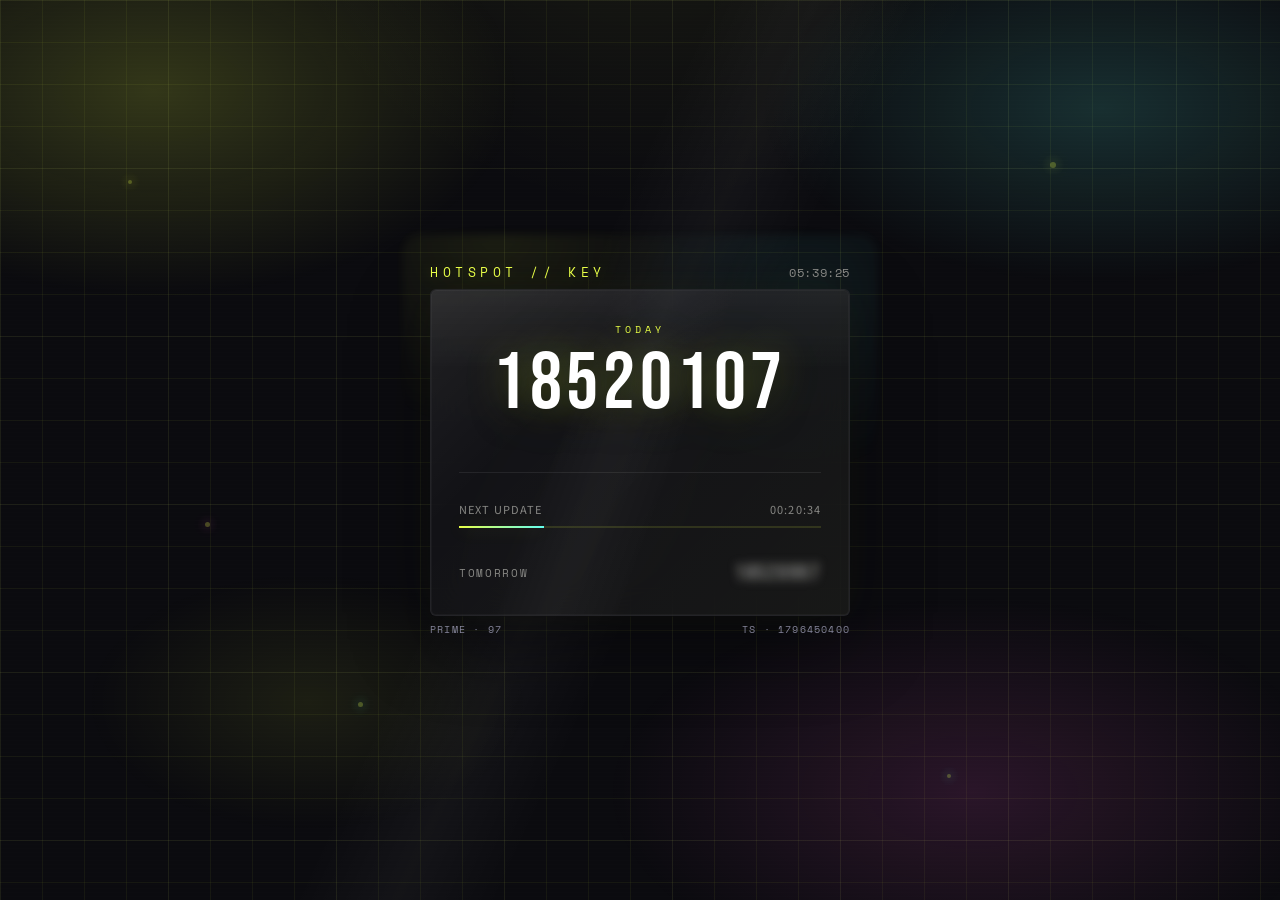
<file: hotspot_key.html>
<!DOCTYPE html>
<html lang="zh">
<head>
<meta charset="UTF-8">
<meta name="viewport" content="width=device-width, initial-scale=1.0">
<title>HOTSPOT KEY｜每日动态密码生成器 - LumeKit Tools</title>
<meta name="description" content="基于每日时间窗口的动态密码生成器，以当天 06:00 为基准自动刷新密码，支持点击复制、倒计时和进度显示。">
<meta name="keywords" content="动态密码生成器,每日密码,热点密码,HOTSPOT KEY,时间密码,本地密码工具,LumeKit Tools">
<meta name="robots" content="index, follow, max-image-preview:large, max-snippet:-1, max-video-preview:-1">
<meta name="author" content="ct-yx">
<meta name="application-name" content="LumeKit Tools">
<meta name="theme-color" content="#0b0b0f">
<link rel="canonical" href="https://ct-yx.github.io/Personal-use-gadget/hotspot_key.html">
<meta property="og:site_name" content="LumeKit Tools｜离线浏览器工具箱">
<meta property="og:type" content="article">
<meta property="og:title" content="HOTSPOT KEY｜每日动态密码生成器 - LumeKit Tools">
<meta property="og:description" content="基于每日时间窗口的动态密码生成器，以当天 06:00 为基准自动刷新密码，支持点击复制、倒计时和进度显示。">
<meta property="og:url" content="https://ct-yx.github.io/Personal-use-gadget/hotspot_key.html">
<meta property="og:locale" content="zh_CN">
<meta name="twitter:card" content="summary">
<meta name="twitter:title" content="HOTSPOT KEY｜每日动态密码生成器 - LumeKit Tools">
<meta name="twitter:description" content="基于每日时间窗口的动态密码生成器，以当天 06:00 为基准自动刷新密码，支持点击复制、倒计时和进度显示。">
<script type="application/ld+json">{"@context":"https://schema.org","@type":"WebApplication","name":"HOTSPOT KEY","url":"https://ct-yx.github.io/Personal-use-gadget/hotspot_key.html","description":"基于每日时间窗口的动态密码生成器，以当天 06:00 为基准自动刷新密码，支持点击复制、倒计时和进度显示。","applicationCategory":"UtilitiesApplication","operatingSystem":"Any","browserRequirements":"Requires a modern browser with JavaScript enabled.","isAccessibleForFree":true,"inLanguage":"zh-CN","publisher":{"@type":"Person","name":"ct-yx"},"offers":{"@type":"Offer","price":"0","priceCurrency":"CNY"}}</script>

<link href="https://fonts.googleapis.com/css2?family=DM+Mono:wght@300;400;500&family=Bebas+Neue&display=swap" rel="stylesheet">
<style>
  *, *::before, *::after { box-sizing: border-box; margin: 0; padding: 0; }

  :root {
    --bg: #f5f5f3;
    --fg: #111110;
    --mid: #888885;
    --border: #d0d0cc;
    --surface: #ffffff;
  }

  body {
    background: var(--bg);
    color: var(--fg);
    font-family: 'DM Mono', monospace;
    min-height: 100vh;
    display: flex;
    align-items: center;
    justify-content: center;
    padding: 24px;
  }

  .wrap {
    width: min(420px, 100%);
    animation: up 0.6s cubic-bezier(0.16,1,0.3,1) both;
  }

  @keyframes up {
    from { opacity: 0; transform: translateY(20px); }
    to   { opacity: 1; transform: translateY(0); }
  }

  /* 顶部 */
  .top {
    display: flex;
    justify-content: space-between;
    align-items: baseline;
    margin-bottom: 6px;
  }

  .site-title {
    font-family: 'Bebas Neue', sans-serif;
    font-size: 13px;
    letter-spacing: 0.35em;
    color: var(--mid);
  }

  .clock {
    font-size: 12px;
    color: var(--mid);
    letter-spacing: 0.05em;
  }

  /* 主卡 */
  .card {
    background: var(--surface);
    border: 1px solid var(--border);
    padding: 32px 28px 24px;
    display: flex;
    flex-direction: column;
    gap: 28px;
  }

  /* 密码 */
  .key-wrap {
    display: flex;
    flex-direction: column;
    align-items: center;
    gap: 6px;
  }

  .key-label {
    font-size: 10px;
    letter-spacing: 0.4em;
    color: var(--mid);
    text-transform: uppercase;
  }

  .key {
    font-family: 'Bebas Neue', sans-serif;
    font-size: clamp(56px, 16vw, 80px);
    letter-spacing: 0.06em;
    line-height: 1;
    cursor: pointer;
    user-select: all;
    color: var(--fg);
    transition: opacity 0.15s;
    animation: reveal 0.5s 0.2s cubic-bezier(0.16,1,0.3,1) both;
  }

  @keyframes reveal {
    from { opacity: 0; letter-spacing: 0.3em; }
    to   { opacity: 1; letter-spacing: 0.06em; }
  }

  .key:active { opacity: 0.4; }

  .copy-tip {
    font-size: 10px;
    letter-spacing: 0.25em;
    color: var(--mid);
    height: 14px;
    opacity: 0;
    transition: opacity 0.25s;
  }

  .copy-tip.show { opacity: 1; }

  /* 分隔线 */
  hr {
    border: none;
    border-top: 1px solid var(--border);
  }

  /* 进度 */
  .progress-row {
    display: flex;
    flex-direction: column;
    gap: 8px;
  }

  .progress-meta {
    display: flex;
    justify-content: space-between;
    font-size: 11px;
    color: var(--mid);
    letter-spacing: 0.1em;
  }

  .bar {
    width: 100%;
    height: 2px;
    background: var(--border);
  }

  .bar-fill {
    height: 100%;
    background: var(--fg);
    transition: width 1s linear;
  }

  /* 明天 */
  .tomorrow-row {
    display: flex;
    justify-content: space-between;
    align-items: center;
  }

  .tmr-label {
    font-size: 11px;
    color: var(--mid);
    letter-spacing: 0.15em;
  }

  .tmr-key {
    font-family: 'Bebas Neue', sans-serif;
    font-size: 22px;
    letter-spacing: 0.08em;
    color: var(--mid);
    filter: blur(5px);
    transition: filter 0.3s, color 0.3s;
    cursor: pointer;
  }

  .tmr-key:hover {
    filter: blur(0);
    color: var(--fg);
  }

  /* 底部 */
  .bottom {
    display: flex;
    justify-content: space-between;
    margin-top: 6px;
    font-size: 10px;
    color: #bbb;
    letter-spacing: 0.12em;
  }
</style>
<link rel="stylesheet" href="mono-grid-style.css">
</head>
<body>
<div class="mg-particles" aria-hidden="true"><span></span><span></span><span></span><span></span><span></span><span></span></div>
<div class="wrap">
  <div class="top">
    <span class="site-title">HOTSPOT // KEY</span>
    <span class="clock" id="clock">——</span>
  </div>

  <div class="card">
    <div class="key-wrap">
      <div class="key-label">TODAY</div>
      <div class="key" id="key" onclick="copyKey()">——</div>
      <div class="copy-tip" id="tip">COPIED</div>
    </div>

    <hr>

    <div class="progress-row">
      <div class="progress-meta">
        <span>NEXT UPDATE</span>
        <span id="countdown">——</span>
      </div>
      <div class="bar"><div class="bar-fill" id="fill" style="width:0%"></div></div>
    </div>

    <div class="tomorrow-row">
      <span class="tmr-label">TOMORROW</span>
      <span class="tmr-key" id="tmr">——</span>
    </div>
  </div>

  <div class="bottom">
    <span>PRIME · 97</span>
    <span id="ts">——</span>
  </div>
</div>

<script>
  const PRIME = 97;

  function ts6am(d = 0) {
    const now = new Date();
    now.setDate(now.getDate() + d);
    return Math.floor(new Date(now.getFullYear(), now.getMonth(), now.getDate(), 6, 0, 0).getTime() / 1000);
  }

  function key(d = 0) { return String(Math.floor(ts6am(d) / PRIME)); }

  function p2(n) { return String(n).padStart(2, '0'); }

  function tick() {
    const now = new Date();
    document.getElementById('clock').textContent =
      `${p2(now.getHours())}:${p2(now.getMinutes())}:${p2(now.getSeconds())}`;
    document.getElementById('key').textContent = key(0);
    document.getElementById('tmr').textContent = key(1);
    document.getElementById('ts').textContent = `TS · ${ts6am(0)}`;

    const next6 = new Date(now.getFullYear(), now.getMonth(), now.getDate() + (now.getHours() >= 6 ? 1 : 0), 6, 0, 0);
    const diff = Math.max(0, Math.floor((next6 - now) / 1000));
    document.getElementById('countdown').textContent =
      `${p2(Math.floor(diff/3600))}:${p2(Math.floor(diff%3600/60))}:${p2(diff%60)}`;

    const dayElapsed = (now - new Date(now.getFullYear(), now.getMonth(), now.getDate())) / 86400000;
    document.getElementById('fill').style.width = (dayElapsed * 100) + '%';
  }

  function copyKey() {
    navigator.clipboard.writeText(document.getElementById('key').textContent).then(() => {
      const t = document.getElementById('tip');
      t.classList.add('show');
      setTimeout(() => t.classList.remove('show'), 1800);
    });
  }

  tick();
  setInterval(tick, 1000);
</script>
</body>
</html>
</file>
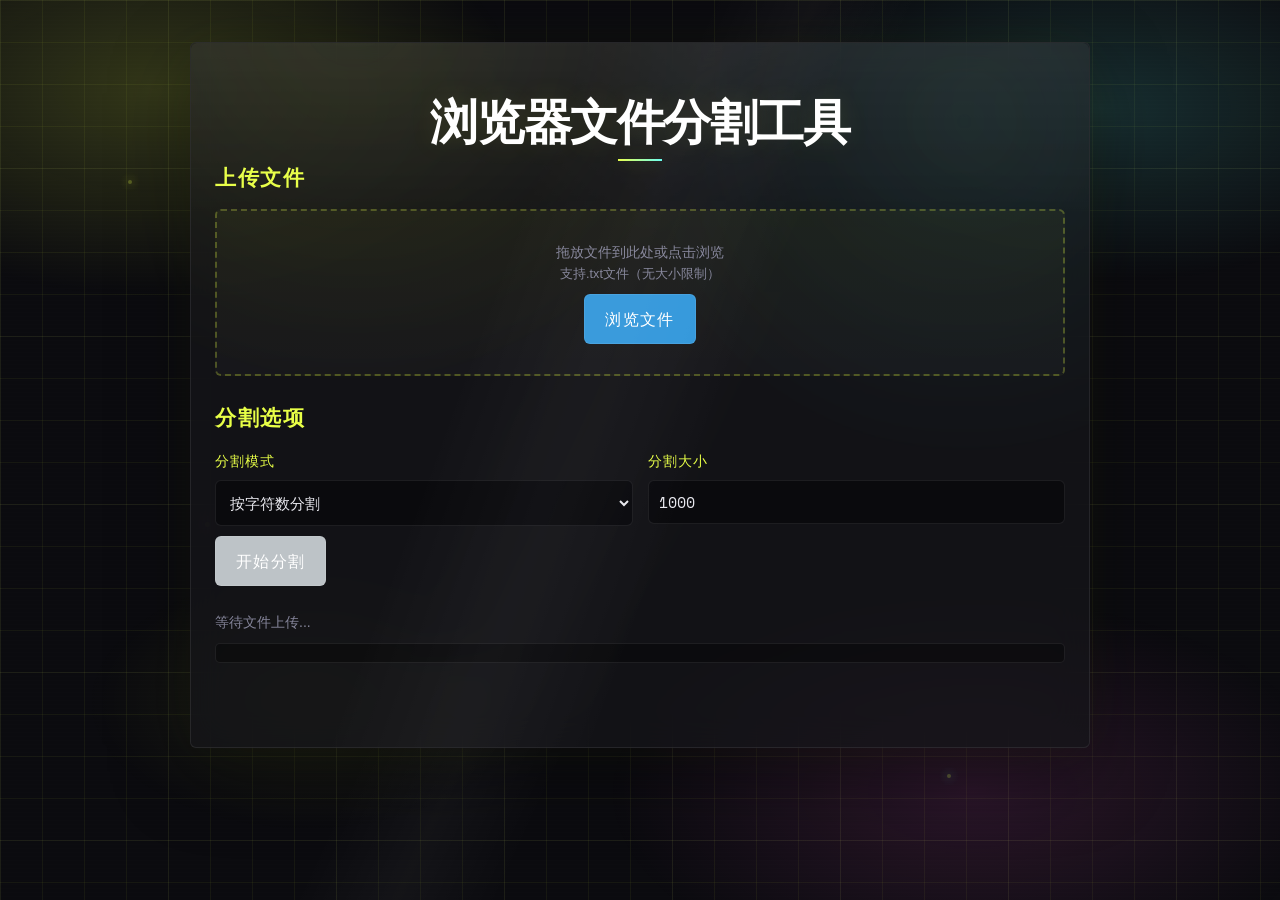
<file: Partition1.0.html>
<!DOCTYPE html>
<html lang="zh-CN">
<head>
    <meta charset="UTF-8">
    <meta name="viewport" content="width=device-width, initial-scale=1.0">
    <title>大文件分割工具｜浏览器本地文本与日志切割 - LumeKit Tools</title>
<meta name="description" content="浏览器本地文件分割工具，可按字符数或字节大小切割大文本、日志和数据文件，智能避开乱码与断句，适合大文件拆分处理。">
<meta name="keywords" content="文件分割,文本分割,日志切割,大文件拆分,浏览器文件分割,本地文本处理,LumeKit Tools">
<meta name="robots" content="index, follow, max-image-preview:large, max-snippet:-1, max-video-preview:-1">
<meta name="author" content="ct-yx">
<meta name="application-name" content="LumeKit Tools">
<meta name="theme-color" content="#0b0b0f">
<link rel="canonical" href="https://ct-yx.github.io/Personal-use-gadget/Partition1.0.html">
<meta property="og:site_name" content="LumeKit Tools｜离线浏览器工具箱">
<meta property="og:type" content="article">
<meta property="og:title" content="大文件分割工具｜浏览器本地文本与日志切割 - LumeKit Tools">
<meta property="og:description" content="浏览器本地文件分割工具，可按字符数或字节大小切割大文本、日志和数据文件，智能避开乱码与断句，适合大文件拆分处理。">
<meta property="og:url" content="https://ct-yx.github.io/Personal-use-gadget/Partition1.0.html">
<meta property="og:locale" content="zh_CN">
<meta name="twitter:card" content="summary">
<meta name="twitter:title" content="大文件分割工具｜浏览器本地文本与日志切割 - LumeKit Tools">
<meta name="twitter:description" content="浏览器本地文件分割工具，可按字符数或字节大小切割大文本、日志和数据文件，智能避开乱码与断句，适合大文件拆分处理。">
<script type="application/ld+json">{"@context":"https://schema.org","@type":"WebApplication","name":"大文件分割工具","url":"https://ct-yx.github.io/Personal-use-gadget/Partition1.0.html","description":"浏览器本地文件分割工具，可按字符数或字节大小切割大文本、日志和数据文件，智能避开乱码与断句，适合大文件拆分处理。","applicationCategory":"UtilitiesApplication","operatingSystem":"Any","browserRequirements":"Requires a modern browser with JavaScript enabled.","isAccessibleForFree":true,"inLanguage":"zh-CN","publisher":{"@type":"Person","name":"ct-yx"},"offers":{"@type":"Offer","price":"0","priceCurrency":"CNY"}}</script>

    <style>
        * {
            box-sizing: border-box;
            margin: 0;
            padding: 0;
            font-family: 'Segoe UI', Tahoma, Geneva, Verdana, sans-serif;
        }
        
        body {
            background-color: #f5f7fa;
            color: #333;
            line-height: 1.6;
            padding: 20px;
            max-width: 800px;
            margin: 0 auto;
        }
        
        .container {
            background-color: white;
            border-radius: 10px;
            box-shadow: 0 3px 10px rgba(0,0,0,0.1);
            padding: 25px;
            margin-top: 20px;
        }
        
        h1 {
            color: #2c3e50;
            text-align: center;
            margin-bottom: 20px;
        }
        
        .upload-section, .options-section {
            margin-bottom: 25px;
        }
        
        .drop-area {
            border: 2px dashed #3498db;
            border-radius: 8px;
            padding: 30px;
            text-align: center;
            margin: 15px 0;
            cursor: pointer;
            transition: all 0.3s ease;
            background-color: #f8f9fa;
        }
        
        .drop-area:hover, .drop-area.dragover {
            background-color: #e8f4fe;
            border-color: #2980b9;
        }
        
        input[type="file"] {
            display: none;
        }
        
        button, .btn {
            background-color: #3498db;
            color: white;
            border: none;
            padding: 12px 20px;
            border-radius: 5px;
            cursor: pointer;
            font-size: 16px;
            font-weight: 500;
            margin-top: 10px;
            transition: background-color 0.2s;
            display: inline-block;
        }
        
        button:hover {
            background-color: #2980b9;
        }
        
        button:disabled {
            background-color: #bdc3c7;
            cursor: not-allowed;
        }
        
        .status-section {
            margin-top: 20px;
        }
        
        .progress {
            background-color: #ecf0f1;
            border-radius: 5px;
            height: 20px;
            margin-top: 10px;
            position: relative;
        }
        
        .progress-bar {
            height: 100%;
            background-color: #3498db;
            border-radius: 5px;
            width: 0%;
            transition: width 0.3s;
        }
        
        .file-info {
            background-color: #f9f9f9;
            border-left: 4px solid #3498db;
            padding: 10px 15px;
            margin: 15px 0;
            border-radius: 0 4px 4px 0;
        }
        
        .option-row {
            display: flex;
            flex-wrap: wrap;
            gap: 15px;
            margin-top: 15px;
        }
        
        .option {
            flex: 1;
            min-width: 200px;
        }
        
        label {
            display: block;
            margin-bottom: 8px;
            font-weight: 500;
        }
        
        input[type="number"], select {
            width: 100%;
            padding: 10px;
            border: 1px solid #ddd;
            border-radius: 4px;
            font-size: 15px;
        }
        
        .download-links {
            display: grid;
            grid-template-columns: repeat(auto-fill, minmax(150px, 1fr));
            gap: 10px;
            margin-top: 20px;
        }
        
        .download-link {
            background-color: #ecf0f1;
            border: 1px solid #bdc3c7;
            padding: 10px;
            text-align: center;
            border-radius: 5px;
            cursor: pointer;
            transition: all 0.2s;
            overflow: hidden;
            text-overflow: ellipsis;
            white-space: nowrap;
        }
        
        .download-link:hover {
            background-color: #d5dbdb;
            border-color: #3498db;
        }
        
        .error {
            color: #e74c3c;
            background-color: #fdeded;
            padding: 10px;
            border-radius: 5px;
            margin: 15px 0;
            display: none;
        }
        
        .success {
            color: #27ae60;
            background-color: #e6f7ee;
            padding: 10px;
            border-radius: 5px;
            margin: 15px 0;
            display: none;
        }
    </style>
<link rel="stylesheet" href="mono-grid-style.css">
</head>
<body class="page-partition">
<div class="mg-particles" aria-hidden="true"><span></span><span></span><span></span><span></span><span></span><span></span></div>
    <div class="container">
        <h1>浏览器文件分割工具</h1>
        
        <div class="upload-section">
            <h2>上传文件</h2>
            <div class="drop-area" id="dropArea">
                <p>拖放文件到此处或点击浏览</p>
                <p style="font-size: 0.9em; color: #7f8c8d;">支持.txt文件（无大小限制）</p>
                <button class="btn" id="browseBtn">浏览文件</button>
                <input type="file" id="fileInput" accept=".txt">
            </div>
            <div class="file-info" id="fileInfo" style="display: none;">
                <strong>已选文件:</strong> <span id="fileName"></span><br>
                <strong>文件大小:</strong> <span id="fileSize"></span>
            </div>
        </div>
        
        <div class="options-section">
            <h2>分割选项</h2>
            <div class="option-row">
                <div class="option">
                    <label for="splitMode">分割模式</label>
                    <select id="splitMode">
                        <option value="chars">按字符数分割</option>
                        <option value="bytes">按字节大小分割</option>
                    </select>
                </div>
                
                <div class="option">
                    <label for="splitSize">分割大小</label>
                    <input type="number" id="splitSize" min="1" value="1000" placeholder="输入大小">
                </div>
            </div>
            
            <button id="splitBtn" disabled>开始分割</button>
        </div>
        
        <div class="status-section">
            <div id="progressStatus">等待文件上传...</div>
            <div class="progress">
                <div class="progress-bar" id="progressBar"></div>
            </div>
        </div>
        
        <div class="error" id="errorMsg"></div>
        <div class="success" id="successMsg"></div>
        
        <div class="download-section" id="downloadSection" style="display: none;">
            <h2>分割结果 (<span id="fileCount">0</span> 个文件)</h2>
            <div class="download-links" id="downloadLinks"></div>
        </div>
    </div>

    <script>
        document.addEventListener('DOMContentLoaded', function() {
            // 元素引用
            const fileInput = document.getElementById('fileInput');
            const browseBtn = document.getElementById('browseBtn');
            const dropArea = document.getElementById('dropArea');
            const fileName = document.getElementById('fileName');
            const fileSize = document.getElementById('fileSize');
            const fileInfo = document.getElementById('fileInfo');
            const splitBtn = document.getElementById('splitBtn');
            const splitMode = document.getElementById('splitMode');
            const splitSize = document.getElementById('splitSize');
            const progressStatus = document.getElementById('progressStatus');
            const progressBar = document.getElementById('progressBar');
            const errorMsg = document.getElementById('errorMsg');
            const successMsg = document.getElementById('successMsg');
            const downloadSection = document.getElementById('downloadSection');
            const fileCount = document.getElementById('fileCount');
            const downloadLinks = document.getElementById('downloadLinks');
            
            let currentFile = null;
            let fileContent = '';
            
            // 事件监听器
            browseBtn.addEventListener('click', () => fileInput.click());
            fileInput.addEventListener('change', handleFileSelect);
            dropArea.addEventListener('dragover', handleDragOver);
            dropArea.addEventListener('dragleave', handleDragLeave);
            dropArea.addEventListener('drop', handleDrop);
            splitBtn.addEventListener('click', startSplitProcess);
            
            // 文件操作函数
            function handleFileSelect(e) {
                const files = e.target.files;
                if (files.length > 0) {
                    processFile(files[0]);
                }
            }
            
            function handleDragOver(e) {
                e.preventDefault();
                e.stopPropagation();
                dropArea.classList.add('dragover');
            }
            
            function handleDragLeave(e) {
                e.preventDefault();
                e.stopPropagation();
                dropArea.classList.remove('dragover');
            }
            
            function handleDrop(e) {
                e.preventDefault();
                e.stopPropagation();
                dropArea.classList.remove('dragover');
                
                const files = e.dataTransfer.files;
                if (files.length > 0) {
                    processFile(files[0]);
                }
            }
            
            function processFile(file) {
                if (!file.name.endsWith('.txt')) {
                    showError('只支持 .txt 文件');
                    return;
                }
                
                currentFile = file;
                fileName.textContent = file.name;
                fileSize.textContent = formatFileSize(file.size);
                fileInfo.style.display = 'block';
                
                // 重置UI状态
                hideError();
                progressStatus.textContent = '正在读取文件内容...';
                progressBar.style.width = '0%';
                splitBtn.disabled = true;
                
                const reader = new FileReader();
                
                reader.onloadstart = function() {
                    progressStatus.textContent = `正在加载文件: ${file.name}`;
                };
                
                reader.onprogress = function(e) {
                    const percent = Math.round((e.loaded / e.total) * 100);
                    progressBar.style.width = `${percent}%`;
                    progressStatus.textContent = `加载中... ${percent}%`;
                };
                
                reader.onload = function(e) {
                    fileContent = e.target.result;
                    progressBar.style.width = '100%';
                    progressStatus.textContent = '文件读取完成，准备分割';
                    splitBtn.disabled = false;
                };
                
                reader.onerror = function() {
                    showError('读取文件时发生错误，请重试');
                };
                
                reader.readAsText(file);
            }
            
            function startSplitProcess() {
                // 重置UI
                hideError();
                downloadSection.style.display = 'none';
                downloadLinks.innerHTML = '';
                
                // 获取分割选项
                const mode = splitMode.value;
                const size = parseInt(splitSize.value);
                
                // 验证输入
                if (!size || size <= 0) {
                    showError('请输入有效的分割大小');
                    return;
                }
                
                if (!fileContent || !currentFile) {
                    showError('请先上传文件');
                    return;
                }
                
                // 准备分割
                progressStatus.textContent = '开始处理文件...';
                splitBtn.disabled = true;
                
                // 分割文件（使用setTimeout避免阻塞UI）
                setTimeout(() => {
                    try {
                        const parts = splitFileContent(fileContent, mode, size);
                        progressStatus.textContent = '分割完成!';
                        showDownloadLinks(parts, currentFile.name);
                        showSuccess(`成功分割为 ${parts.length} 个文件`);
                    } catch (error) {
                        showError(`分割失败: ${error.message}`);
                    }
                }, 100);
            }
            
            function splitFileContent(content, mode, size) {
                const parts = [];
                let index = 0;
                
                if (mode === 'chars') {
                    // 按字符数分割
                    while (index < content.length) {
                        const part = content.substr(index, size);
                        parts.push(part);
                        index += size;
                    }
                } else {
                    // 按字节大小分割
                    // 创建TextEncoder获取字节长度
                    const encoder = new TextEncoder();
                    while (index < content.length) {
                        // 确保在字符边界切割（避免乱码）
                        const safeIndex = findSafeSplitPoint(content, index, index + size);
                        const part = content.substring(index, safeIndex);
                        parts.push(part);
                        index = safeIndex;
                    }
                }
                
                return parts;
            }
            
            function findSafeSplitPoint(str, start, maxEnd) {
                if (maxEnd >= str.length) return str.length;
                
                // 查找最近的换行符作为安全切割点
                const nearestNewline = str.lastIndexOf('\n', maxEnd);
                if (nearestNewline > start) return nearestNewline + 1;
                
                // 查找空格或标点符号作为次优切割点
                const fallbackIndex = str.lastIndexOf(' ', maxEnd);
                if (fallbackIndex > start) return fallbackIndex + 1;
                
                // 无法找到安全点，直接切割
                return maxEnd;
            }
            
            function showDownloadLinks(parts, originalName) {
                const basename = originalName.replace('.txt', '');
                fileCount.textContent = parts.length;
                downloadSection.style.display = 'block';
                
                parts.forEach((content, index) => {
                    const blob = new Blob([content], {type: 'text/plain'});
                    const url = URL.createObjectURL(blob);
                    
                    const partName = `${basename}_part${index + 1}.txt`;
                    
                    const linkContainer = document.createElement('a');
                    linkContainer.className = 'download-link';
                    linkContainer.textContent = `part-${index + 1}`;
                    linkContainer.href = url;
                    linkContainer.download = partName;
                    linkContainer.title = `下载分割文件 ${partName} (大小: ${formatFileSize(blob.size)})`;
                    
                    downloadLinks.appendChild(linkContainer);
                });
            }
            
            // 辅助函数
            function showError(message) {
                errorMsg.textContent = message;
                errorMsg.style.display = 'block';
                successMsg.style.display = 'none';
            }
            
            function hideError() {
                errorMsg.style.display = 'none';
            }
            
            function showSuccess(message) {
                successMsg.textContent = message;
                successMsg.style.display = 'block';
                errorMsg.style.display = 'none';
            }
            
            function formatFileSize(bytes) {
                if (bytes < 1024) return bytes + ' bytes';
                else if (bytes < 1048576) return (bytes / 1024).toFixed(2) + ' KB';
                else return (bytes / 1048576).toFixed(2) + ' MB';
            }
        });
    </script>
</body>
</html>
</file>
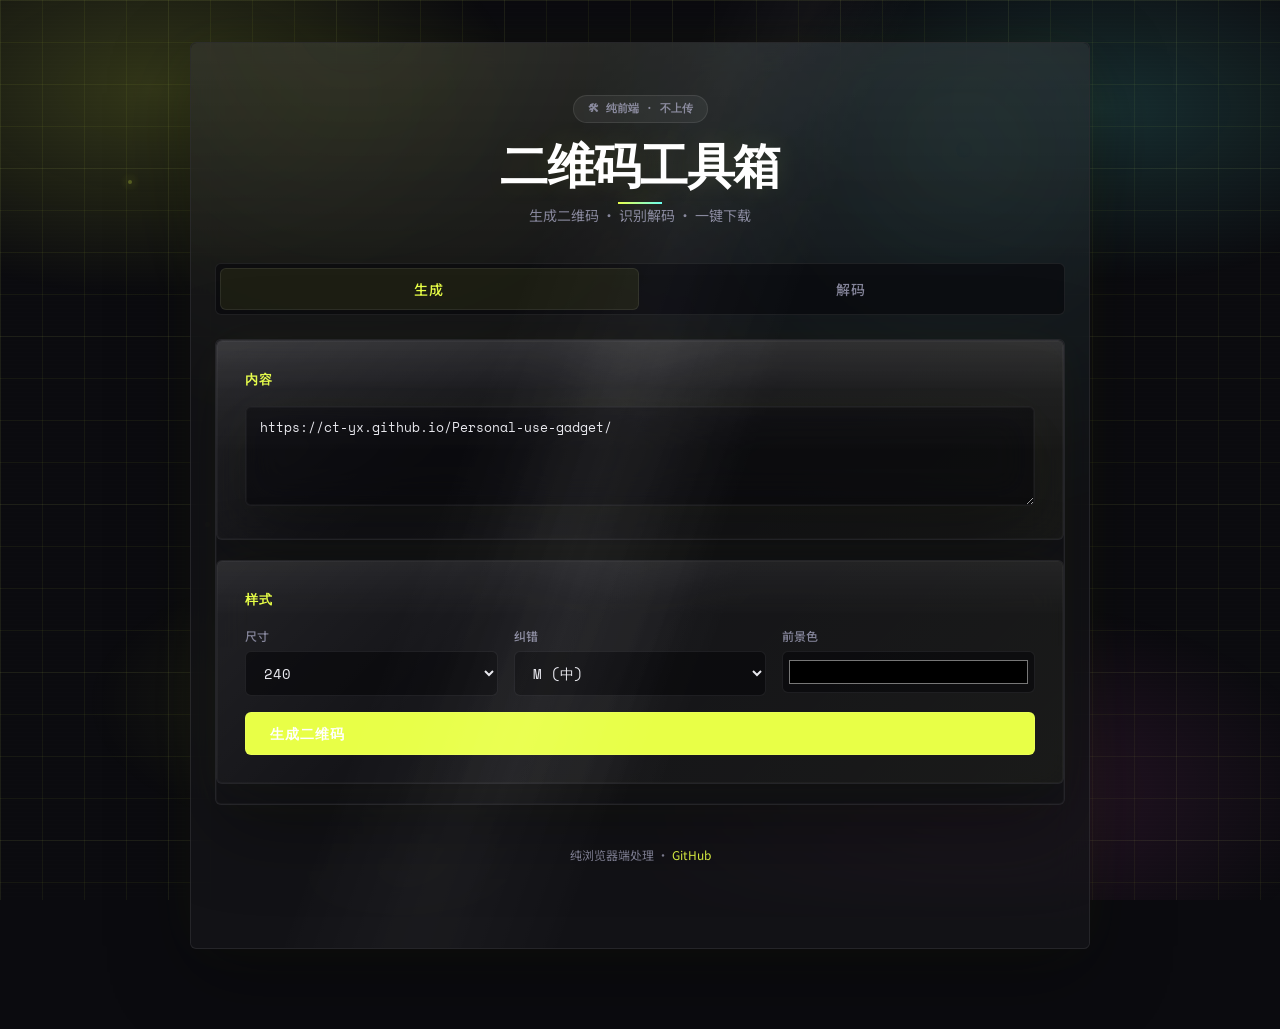
<file: qr-tool.html>
<!DOCTYPE html>
<html lang="zh-CN">
<head>
<meta charset="UTF-8">
<meta name="viewport" content="width=device-width, initial-scale=1.0">
<title>二维码生成与解码工具｜浏览器本地 QR 工具箱 - LumeKit Tools</title>
<meta name="description" content="二维码工具箱，支持文本和链接生成二维码、自定义颜色尺寸纠错级、图片解码识别与摄像头扫描，浏览器本地运行。">
<meta name="keywords" content="二维码生成,二维码解码,QR Code工具,二维码识别,摄像头扫码,本地二维码工具,LumeKit Tools">
<meta name="robots" content="index, follow, max-image-preview:large, max-snippet:-1, max-video-preview:-1">
<meta name="author" content="ct-yx">
<meta name="application-name" content="LumeKit Tools">
<meta name="theme-color" content="#0b0b0f">
<link rel="canonical" href="https://ct-yx.github.io/Personal-use-gadget/qr-tool.html">
<meta property="og:site_name" content="LumeKit Tools｜离线浏览器工具箱">
<meta property="og:type" content="article">
<meta property="og:title" content="二维码生成与解码工具｜浏览器本地 QR 工具箱 - LumeKit Tools">
<meta property="og:description" content="二维码工具箱，支持文本和链接生成二维码、自定义颜色尺寸纠错级、图片解码识别与摄像头扫描，浏览器本地运行。">
<meta property="og:url" content="https://ct-yx.github.io/Personal-use-gadget/qr-tool.html">
<meta property="og:locale" content="zh_CN">
<meta name="twitter:card" content="summary">
<meta name="twitter:title" content="二维码生成与解码工具｜浏览器本地 QR 工具箱 - LumeKit Tools">
<meta name="twitter:description" content="二维码工具箱，支持文本和链接生成二维码、自定义颜色尺寸纠错级、图片解码识别与摄像头扫描，浏览器本地运行。">
<script type="application/ld+json">{"@context":"https://schema.org","@type":"WebApplication","name":"二维码生成与解码工具","url":"https://ct-yx.github.io/Personal-use-gadget/qr-tool.html","description":"二维码工具箱，支持文本和链接生成二维码、自定义颜色尺寸纠错级、图片解码识别与摄像头扫描，浏览器本地运行。","applicationCategory":"UtilitiesApplication","operatingSystem":"Any","browserRequirements":"Requires a modern browser with JavaScript enabled.","isAccessibleForFree":true,"inLanguage":"zh-CN","publisher":{"@type":"Person","name":"ct-yx"},"offers":{"@type":"Offer","price":"0","priceCurrency":"CNY"}}</script>

<script src="vendor/qrcode.min.js"></script>
<script src="vendor/jsQR.js"></script>
<style>
  *, *::before, *::after { box-sizing: border-box; margin: 0; padding: 0; }
  :root {
    --bg: #0e0e12; --surface: #17171d; --surface2: #1f1f28;
    --border: #2a2a36; --accent: #6c5ce7; --accent2: #00cec9;
    --text: #e8e6e3; --text-dim: #6b6b78; --radius: 12px;
  }
  body {
    font-family: 'Inter', system-ui, sans-serif;
    background: var(--bg); color: var(--text);
    min-height: 100vh; display: flex; flex-direction: column; align-items: center;
    padding: 40px 20px;
  }
  body::before {
    content: ''; position: fixed; inset: 0;
    background: linear-gradient(rgba(108,92,231,0.04) 1px, transparent 1px),
                linear-gradient(90deg, rgba(108,92,231,0.04) 1px, transparent 1px);
    background-size: 40px 40px; pointer-events: none; z-index: 0;
  }
  .container { position: relative; z-index: 1; max-width: 800px; width: 100%; }
  header { text-align: center; margin-bottom: 36px; }
  .badge {
    display: inline-flex; align-items: center; gap: 8px;
    background: rgba(108,92,231,0.12); border: 1px solid rgba(108,92,231,0.25);
    border-radius: 100px; padding: 4px 14px; font-size: 11px; font-weight: 600;
    color: var(--accent); margin-bottom: 16px;
  }
  h1 {
    font-size: 32px; font-weight: 700; letter-spacing: -0.02em;
    background: linear-gradient(135deg, #fff 60%, var(--accent));
    -webkit-background-clip: text; -webkit-text-fill-color: transparent;
    margin-bottom: 8px;
  }
  .sub { color: var(--text-dim); font-size: 14px; }
  .tabs {
    display: flex; gap: 4px; background: var(--surface);
    border: 1px solid var(--border); border-radius: var(--radius);
    padding: 4px; margin-bottom: 24px;
  }
  .tab {
    flex: 1; padding: 10px 16px; text-align: center; border: none;
    background: transparent; color: var(--text-dim); font-family: inherit;
    font-size: 14px; font-weight: 500; border-radius: calc(var(--radius) - 4px);
    cursor: pointer; transition: all 0.2s;
  }
  .tab.active { background: var(--surface2); color: var(--accent); box-shadow: 0 0 0 1px var(--border); }
  .tab:hover:not(.active) { color: var(--text); }
  .panel { display: none; }
  .panel.active { display: block; }
  .card {
    background: var(--surface); border: 1px solid var(--border);
    border-radius: var(--radius); padding: 28px; margin-bottom: 20px;
  }
  .card-title { font-size: 13px; font-weight: 600; color: var(--text-dim); letter-spacing: 0.5px; text-transform: uppercase; margin-bottom: 16px; }
  label { display: block; font-size: 12px; color: var(--text-dim); margin-bottom: 6px; font-weight: 500; }
  textarea, input[type="text"], input[type="color"], select {
    width: 100%; background: var(--surface2); border: 1px solid var(--border);
    border-radius: 8px; color: var(--text); padding: 10px 14px;
    font-family: inherit; font-size: 14px; outline: none; transition: border-color 0.2s;
  }
  textarea:focus, input[type="text"]:focus, select:focus { border-color: var(--accent); }
  textarea { resize: vertical; min-height: 100px; font-family: monospace; font-size: 13px; }
  .form-row { display: grid; grid-template-columns: 1fr 1fr; gap: 16px; margin-bottom: 16px; }
  .form-row.three { grid-template-columns: 1fr 1fr 1fr; }
  @media (max-width: 600px) { .form-row, .form-row.three { grid-template-columns: 1fr; } }
  .btn {
    display: inline-flex; align-items: center; gap: 6px; padding: 10px 24px;
    border-radius: 8px; border: none; font-family: inherit; font-size: 14px;
    font-weight: 600; cursor: pointer; transition: all 0.2s;
    background: var(--accent); color: #fff;
  }
  .btn:hover { transform: translateY(-1px); box-shadow: 0 4px 16px rgba(108,92,231,0.3); }
  .btn:active { transform: translateY(0); }
  .btn:disabled { opacity: 0.4; cursor: not-allowed; transform: none; box-shadow: none; }
  .btn-secondary { background: transparent; border: 1px solid var(--border); color: var(--text); }
  .btn-secondary:hover { border-color: var(--text-dim); }
  .btn-small { padding: 6px 14px; font-size: 12px; }
  .qr-output {
    display: flex; flex-direction: column; align-items: center; gap: 16px;
    margin-top: 20px; padding: 24px; background: var(--surface2);
    border: 1px solid var(--border); border-radius: calc(var(--radius) - 4px);
  }
  #qrcode { background: #fff; padding: 16px; border-radius: 8px; display: inline-flex; }
  #qrcode img, #qrcode canvas { display: block !important; }
  .qr-actions { display: flex; gap: 10px; flex-wrap: wrap; justify-content: center; }
  .file-drop {
    border: 2px dashed var(--border); border-radius: calc(var(--radius) - 4px);
    padding: 40px 20px; text-align: center; cursor: pointer; transition: all 0.2s; margin-bottom: 16px;
  }
  .file-drop:hover, .file-drop.dragover { border-color: var(--accent); background: rgba(108,92,231,0.04); }
  .file-drop input { display: none; }
  .file-drop-icon { font-size: 36px; margin-bottom: 10px; opacity: 0.5; }
  .file-drop-text { font-size: 14px; color: var(--text-dim); }
  .file-drop-text strong { color: var(--accent); }
  .decode-result { margin-top: 16px; padding: 16px; background: var(--surface2); border: 1px solid var(--border); border-radius: 8px; display: none; }
  .decode-result.show { display: block; }
  .decode-result .label { font-size: 11px; color: var(--text-dim); text-transform: uppercase; letter-spacing: 0.5px; margin-bottom: 8px; }
  .decode-result .content { font-family: monospace; font-size: 13px; color: var(--accent2); word-break: break-all; background: var(--bg); padding: 12px; border-radius: 6px; }
  .decode-result .actions { margin-top: 12px; }
  .error-msg { color: #ff6b6b; font-size: 13px; margin-top: 10px; display: none; }
  .error-msg.show { display: block; }
  #cameraCanvas { display: none; }
  .camera-preview { width: 100%; max-height: 400px; object-fit: contain; background: #000; border-radius: 8px; margin-bottom: 12px; }
  footer { margin-top: 40px; text-align: center; font-size: 12px; color: var(--text-dim); }
  footer a { color: var(--accent); text-decoration: none; }
  ::-webkit-scrollbar { width: 5px; }
  ::-webkit-scrollbar-track { background: transparent; }
  ::-webkit-scrollbar-thumb { background: var(--border); border-radius: 3px; }
</style>
<link rel="stylesheet" href="mono-grid-style.css">
</head>
<body class="page-qrtool">
<div class="mg-particles" aria-hidden="true"><span></span><span></span><span></span><span></span><span></span><span></span></div>
<div class="container">
  <header>
    <div class="badge">🛠 纯前端 · 不上传</div>
    <h1>二维码工具箱</h1>
    <p class="sub">生成二维码 · 识别解码 · 一键下载</p>
  </header>

  <div class="tabs">
    <button class="tab active" onclick="switchTab('generate')">生成</button>
    <button class="tab" onclick="switchTab('decode')">解码</button>
  </div>

  <!-- 生成面板 -->
  <div class="panel active" id="panel-generate">
    <div class="card">
      <div class="card-title">内容</div>
      <textarea id="qrInput" placeholder="输入文本、链接、联系方式…">https://ct-yx.github.io/Personal-use-gadget/</textarea>
    </div>
    <div class="card">
      <div class="card-title">样式</div>
      <div class="form-row three">
        <div><label>尺寸</label><select id="qrSize"><option value="160">160</option><option value="200">200</option><option value="240" selected>240</option><option value="300">300</option><option value="360">360</option><option value="400">400</option></select></div>
        <div><label>纠错</label><select id="qrLevel"><option value="L">L (低)</option><option value="M" selected>M (中)</option><option value="Q">Q (较高)</option><option value="H">H (高)</option></select></div>
        <div><label>前景色</label><input type="color" id="qrDark" value="#000000"></div>
      </div>
      <button class="btn" onclick="generateQR()" style="width:100%">生成二维码</button>
    </div>
    <div class="qr-output" id="qrOutput" style="display:none">
      <div id="qrcode"></div>
      <div class="qr-actions">
        <button class="btn btn-small btn-secondary" onclick="downloadQR()">⬇ 下载 PNG</button>
        <button class="btn btn-small btn-secondary" onclick="copyQRCanvas()">📋 复制图片</button>
      </div>
      <p style="font-size:11px;color:var(--text-dim);margin:0" id="qrMeta"></p>
    </div>
  </div>

  <!-- 解码面板 -->
  <div class="panel" id="panel-decode">
    <div class="card">
      <div class="card-title">上传图片</div>
      <div class="file-drop" id="dropZone">
        <input type="file" id="decodeFile" accept="image/*">
        <div class="file-drop-icon">📷</div>
        <div class="file-drop-text">点击选择或拖拽二维码图片到此处</div>
      </div>
      <div style="text-align:center;color:var(--text-dim);font-size:13px;margin:8px 0">— 或 —</div>
      <button class="btn btn-secondary" onclick="startCamera()" id="cameraBtn" style="width:100%">📸 使用摄像头扫描</button>
      <video class="camera-preview" id="cameraPreview" autoplay playsinline style="display:none"></video>
      <canvas id="cameraCanvas"></canvas>
      <button class="btn btn-small btn-secondary" onclick="stopCamera()" id="stopCamBtn" style="display:none;margin-top:10px;width:100%">停止摄像头</button>
      <div class="decode-result" id="decodeResult">
        <div class="label">解码结果</div>
        <div class="content" id="decodeContent"></div>
        <div class="actions"><button class="btn btn-small btn-secondary" onclick="copyDecodeResult()">📋 复制</button></div>
      </div>
      <div class="error-msg" id="decodeError"></div>
    </div>
  </div>
  <footer>
    <p>纯浏览器端处理 · <a href="https://github.com/ct-yx/Personal-use-gadget" target="_blank">GitHub</a></p>
  </footer>
</div>

<script>
  let qrCodeInstance = null;
  let lastQrDataUrl = null;
  let cameraStream = null;
  let scanInterval = null;

  function switchTab(name) {
    document.querySelectorAll('.tab').forEach(t => t.classList.remove('active'));
    document.querySelectorAll('.panel').forEach(p => p.classList.remove('active'));
    if (name === 'generate') { document.querySelectorAll('.tab')[0].classList.add('active'); document.getElementById('panel-generate').classList.add('active'); stopCamera(); }
    else { document.querySelectorAll('.tab')[1].classList.add('active'); document.getElementById('panel-decode').classList.add('active'); }
  }

  function getQrDataUrl() {
    const canvas = document.querySelector('#qrcode canvas');
    if (canvas) return canvas.toDataURL('image/png');
    const img = document.querySelector('#qrcode img');
    if (img && img.src) return img.src;
    return '';
  }

  function generateQR() {
    const input = document.getElementById('qrInput').value.trim();
    if (!input) { alert('请输入内容'); return; }
    if (typeof QRCode === 'undefined') {
      alert('二维码生成库未加载。请刷新页面；若离线使用，请确认 vendor/qrcode.min.js 存在。');
      return;
    }
    const size = parseInt(document.getElementById('qrSize').value, 10);
    const level = document.getElementById('qrLevel').value;
    const dark = document.getElementById('qrDark').value;
    const container = document.getElementById('qrcode');
    container.innerHTML = '';
    lastQrDataUrl = null;
    qrCodeInstance = null;
    try {
      qrCodeInstance = new QRCode(container, {
        text: input,
        width: size,
        height: size,
        colorDark: dark,
        colorLight: '#ffffff',
        correctLevel: QRCode.CorrectLevel[level] || QRCode.CorrectLevel.M
      });
    } catch(e) { alert('生成失败：' + e.message); return; }
    setTimeout(() => {
      lastQrDataUrl = getQrDataUrl();
      if (!lastQrDataUrl) { alert('生成失败：未找到二维码图像'); return; }
      document.getElementById('qrOutput').style.display = 'flex';
      document.getElementById('qrMeta').textContent = size+'×'+size+' · 纠错: '+level+' · 长度: '+input.length+' 字符';
    }, 80);
  }
  function downloadQR() {
    lastQrDataUrl = lastQrDataUrl || getQrDataUrl();
    if (!lastQrDataUrl) { alert('请先生成二维码'); return; }
    const a = document.createElement('a'); a.href = lastQrDataUrl; a.download = 'qrcode.png'; a.click();
  }
  async function copyQRCanvas() {
    lastQrDataUrl = lastQrDataUrl || getQrDataUrl();
    if (!lastQrDataUrl) { alert('请先生成二维码'); return; }
    if (!navigator.clipboard || typeof ClipboardItem === 'undefined') { alert('当前浏览器不支持复制图片，请使用下载 PNG。'); return; }
    try {
      const blob = await (await fetch(lastQrDataUrl)).blob();
      await navigator.clipboard.write([new ClipboardItem({'image/png': blob})]);
      toast('✅ 已复制到剪贴板');
    } catch(e) {
      alert('复制失败，请使用下载 PNG。' + (e.message ? '\n' + e.message : ''));
    }
  }

  const dropZone = document.getElementById('dropZone');
  const decodeFile = document.getElementById('decodeFile');
  const decodeResult = document.getElementById('decodeResult');
  const decodeContent = document.getElementById('decodeContent');
  const decodeError = document.getElementById('decodeError');

  dropZone.addEventListener('click', () => decodeFile.click());
  dropZone.addEventListener('dragover', e => { e.preventDefault(); dropZone.classList.add('dragover'); });
  dropZone.addEventListener('dragleave', () => dropZone.classList.remove('dragover'));
  dropZone.addEventListener('drop', e => { e.preventDefault(); dropZone.classList.remove('dragover'); const f = e.dataTransfer.files[0]; if (f && f.type.startsWith('image/')) decodeImage(f); });
  decodeFile.addEventListener('change', e => { if (e.target.files[0]) decodeImage(e.target.files[0]); });

  function decodeImage(file) {
    decodeResult.classList.remove('show'); decodeError.classList.remove('show');
    if (typeof jsQR === 'undefined') {
      decodeError.textContent = '❌ 二维码解码库未加载。请刷新页面；若离线使用，请确认 vendor/jsQR.js 存在。';
      decodeError.classList.add('show');
      return;
    }
    const reader = new FileReader();
    reader.onload = (e) => {
      const img = new Image();
      img.onload = () => {
        const c = document.createElement('canvas');
        c.width = img.width; c.height = img.height;
        const ctx = c.getContext('2d');
        ctx.drawImage(img, 0, 0);
        const code = jsQR(ctx.getImageData(0,0,c.width,c.height).data, c.width, c.height);
        if (code) { decodeContent.textContent = code.data; decodeResult.classList.add('show'); }
        else { decodeError.textContent = '❌ 未识别到二维码，请换一张图片试试'; decodeError.classList.add('show'); }
      };
      img.src = e.target.result;
    };
    reader.readAsDataURL(file);
  }

  function copyDecodeResult() { const t = decodeContent.textContent; if (t) navigator.clipboard.writeText(t).then(() => toast('✅ 已复制')); }

  const cameraPreview = document.getElementById('cameraPreview');
  const cameraCanvas = document.getElementById('cameraCanvas');
  const cameraBtn = document.getElementById('cameraBtn');
  const stopCamBtn = document.getElementById('stopCamBtn');

  async function startCamera() {
    try {
      if (typeof jsQR === 'undefined') {
        throw new Error('二维码解码库未加载，请刷新页面或确认 vendor/jsQR.js 存在');
      }
      if (!navigator.mediaDevices || !navigator.mediaDevices.getUserMedia) {
        throw new Error('当前浏览器不支持摄像头访问');
      }
      cameraStream = await navigator.mediaDevices.getUserMedia({ video: { facingMode: 'environment', width: { ideal: 640 }, height: { ideal: 480 } } });
      cameraPreview.srcObject = cameraStream;
      cameraPreview.style.display = 'block';
      cameraBtn.style.display = 'none';
      stopCamBtn.style.display = 'block';
      decodeResult.classList.remove('show'); decodeError.classList.remove('show');
      scanInterval = setInterval(() => {
        if (!cameraStream) return;
        const c = cameraCanvas;
        c.width = cameraPreview.videoWidth || 320;
        c.height = cameraPreview.videoHeight || 240;
        const ctx = c.getContext('2d');
        ctx.drawImage(cameraPreview, 0, 0);
        const code = jsQR(ctx.getImageData(0,0,c.width,c.height).data, c.width, c.height);
        if (code) { decodeContent.textContent = code.data; decodeResult.classList.add('show'); setTimeout(() => stopCamera(), 500); }
      }, 500);
    } catch(e) { decodeError.textContent = '❌ 无法打开摄像头：' + e.message; decodeError.classList.add('show'); }
  }

  function stopCamera() {
    if (scanInterval) { clearInterval(scanInterval); scanInterval = null; }
    if (cameraStream) { cameraStream.getTracks().forEach(t => t.stop()); cameraStream = null; }
    cameraPreview.style.display = 'none';
    cameraBtn.style.display = 'inline-flex';
    stopCamBtn.style.display = 'none';
  }

  function toast(msg) {
    const el = document.createElement('div');
    el.textContent = msg;
    Object.assign(el.style, {
      position:'fixed',bottom:'24px',left:'50%',transform:'translateX(-50%)',
      background:'var(--surface)',border:'1px solid var(--accent)',color:'var(--accent)',
      padding:'10px 20px',borderRadius:'8px',fontSize:'13px',fontWeight:'600',zIndex:9999
    });
    document.body.appendChild(el);
    setTimeout(() => { el.style.opacity = '0'; setTimeout(() => el.remove(), 300); }, 1800);
  }
</script>
</body>
</html>
</file>
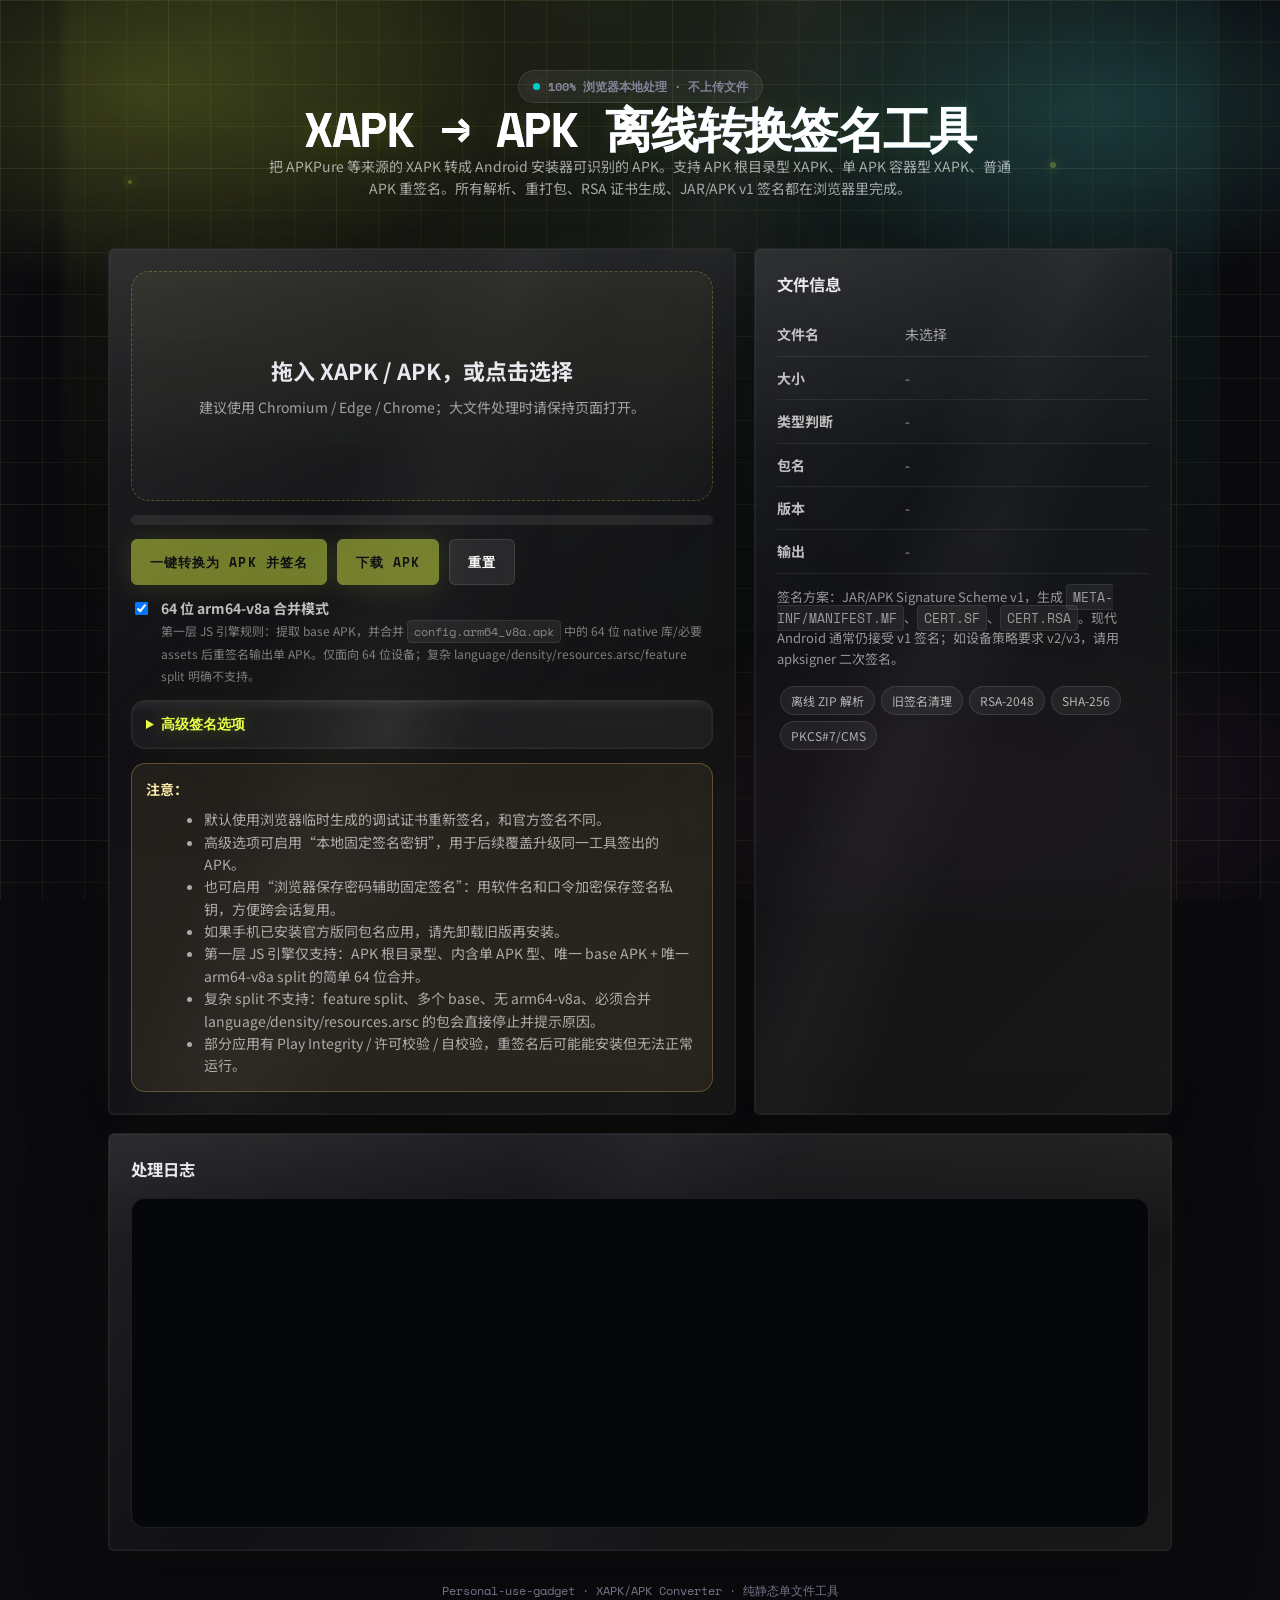
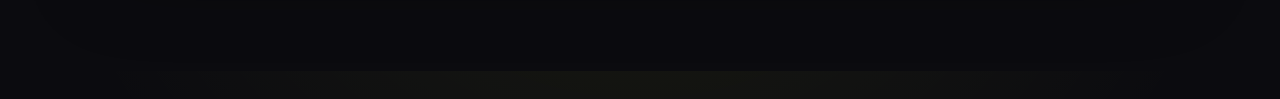
<file: xapk-apk-converter.html>
<!DOCTYPE html>
<html lang="zh-CN">
<head>
<meta charset="UTF-8">
<meta name="viewport" content="width=device-width, initial-scale=1.0">
<title>XAPK 转 APK 64 位离线转换签名工具｜浏览器本地重打包 - LumeKit Tools</title>
<meta name="description" content="XAPK 转 APK 64 位离线工具，支持 APK 根目录型、单 APK 型，以及简单 base APK + arm64-v8a split 合并；浏览器本地重打包并完成 APK v1 签名。">
<meta name="keywords" content="XAPK转APK,APK签名,XAPK转换,APK重新打包,浏览器APK工具,离线APK签名,APKPure转换,LumeKit Tools">
<meta name="robots" content="index, follow, max-image-preview:large, max-snippet:-1, max-video-preview:-1">
<meta name="author" content="ct-yx">
<meta name="application-name" content="LumeKit Tools">
<meta name="theme-color" content="#0b0b0f">
<link rel="canonical" href="https://ct-yx.github.io/Personal-use-gadget/xapk-apk-converter.html">
<meta property="og:site_name" content="LumeKit Tools｜离线浏览器工具箱">
<meta property="og:type" content="article">
<meta property="og:title" content="XAPK 转 APK 64 位离线转换签名工具｜浏览器本地重打包 - LumeKit Tools">
<meta property="og:description" content="XAPK 转 APK 64 位离线工具，支持 APK 根目录型、单 APK 型，以及简单 base APK + arm64-v8a split 合并；浏览器本地重打包并完成 APK v1 签名。">
<meta property="og:url" content="https://ct-yx.github.io/Personal-use-gadget/xapk-apk-converter.html">
<meta property="og:locale" content="zh_CN">
<meta name="twitter:card" content="summary">
<meta name="twitter:title" content="XAPK 转 APK 64 位离线转换签名工具｜浏览器本地重打包 - LumeKit Tools">
<meta name="twitter:description" content="XAPK 转 APK 64 位离线工具，支持 APK 根目录型、单 APK 型，以及简单 base APK + arm64-v8a split 合并；浏览器本地重打包并完成 APK v1 签名。">
<script type="application/ld+json">{"@context":"https://schema.org","@type":"WebApplication","name":"XAPK 转 APK 离线转换签名工具","url":"https://ct-yx.github.io/Personal-use-gadget/xapk-apk-converter.html","description":"XAPK 转 APK 64 位离线工具，支持 APK 根目录型、单 APK 型，以及简单 base APK + arm64-v8a split 合并；浏览器本地重打包并完成 APK v1 签名。","applicationCategory":"UtilitiesApplication","operatingSystem":"Any","browserRequirements":"Requires a modern browser with JavaScript enabled.","isAccessibleForFree":true,"inLanguage":"zh-CN","publisher":{"@type":"Person","name":"ct-yx"},"offers":{"@type":"Offer","price":"0","priceCurrency":"CNY"}}</script>

<style>
*{box-sizing:border-box}body{margin:0;font-family:Inter,-apple-system,BlinkMacSystemFont,"Segoe UI",sans-serif;background:#0a0a0f;color:#e8e6e3;line-height:1.6}body:before{content:"";position:fixed;inset:0;background:radial-gradient(circle at 20% 0%,rgba(108,92,231,.2),transparent 35%),radial-gradient(circle at 80% 100%,rgba(0,206,201,.14),transparent 35%),linear-gradient(rgba(255,255,255,.025) 1px,transparent 1px),linear-gradient(90deg,rgba(255,255,255,.025) 1px,transparent 1px);background-size:auto,auto,44px 44px,44px 44px;pointer-events:none}main{position:relative;max-width:1100px;margin:0 auto;padding:36px 18px 70px}.hero{padding:34px 0 24px;text-align:center}.badge{display:inline-flex;gap:8px;align-items:center;padding:6px 14px;border:1px solid rgba(0,206,201,.28);background:rgba(0,206,201,.1);border-radius:999px;color:#00cec9;font-size:12px;font-weight:700}.dot{width:7px;height:7px;background:#00cec9;border-radius:50%;box-shadow:0 0 18px #00cec9}h1{font-size:clamp(30px,6vw,58px);line-height:1.08;margin:18px 0 12px;background:linear-gradient(135deg,#fff,#9c91ff,#00cec9);-webkit-background-clip:text;background-clip:text;color:transparent}.sub{max-width:760px;margin:0 auto;color:rgba(255,255,255,.62)}.grid{display:grid;grid-template-columns:1.2fr .8fr;gap:18px;margin-top:24px}.card{border:1px solid rgba(255,255,255,.09);background:rgba(255,255,255,.045);border-radius:18px;padding:22px;box-shadow:0 20px 80px rgba(0,0,0,.22);backdrop-filter:blur(10px)}@media(max-width:880px){.grid{grid-template-columns:1fr}}.drop{border:1.5px dashed rgba(108,92,231,.5);border-radius:18px;min-height:230px;display:flex;align-items:center;justify-content:center;text-align:center;padding:26px;background:rgba(108,92,231,.08);transition:.25s;cursor:pointer}.drop.drag{border-color:#00cec9;background:rgba(0,206,201,.1);transform:translateY(-2px)}.drop strong{font-size:22px}.drop p{color:rgba(255,255,255,.58);margin:8px 0 0}input[type=file]{display:none}.row{display:flex;gap:10px;flex-wrap:wrap;align-items:center}.btn{appearance:none;border:0;border-radius:12px;padding:12px 18px;font-weight:800;cursor:pointer;color:#fff;background:linear-gradient(135deg,#6c5ce7,#8b7cf7);box-shadow:0 10px 28px rgba(108,92,231,.25);transition:.2s}.btn:hover{transform:translateY(-1px)}.btn:disabled{opacity:.45;cursor:not-allowed;transform:none}.btn.secondary{background:rgba(255,255,255,.08);box-shadow:none;border:1px solid rgba(255,255,255,.1)}.btn.good{background:linear-gradient(135deg,#00b894,#00cec9)}.btn.warn{background:linear-gradient(135deg,#e17055,#fdcb6e);color:#111}.kv{display:grid;grid-template-columns:120px 1fr;gap:8px;padding:10px 0;border-bottom:1px solid rgba(255,255,255,.07)}.kv b{color:rgba(255,255,255,.72)}.kv span{color:rgba(255,255,255,.58);word-break:break-all}.log{height:330px;overflow:auto;background:#06070b;border:1px solid rgba(255,255,255,.09);border-radius:14px;padding:14px;font-family:"JetBrains Mono",Consolas,monospace;font-size:12px;color:#d7f7ef;white-space:pre-wrap}.progress{height:10px;background:rgba(255,255,255,.08);border-radius:999px;overflow:hidden;margin:14px 0}.bar{height:100%;width:0%;background:linear-gradient(90deg,#6c5ce7,#00cec9);transition:width .25s}.hint{font-size:13px;color:rgba(255,255,255,.55)}.warnbox{border:1px solid rgba(253,203,110,.28);background:rgba(253,203,110,.08);padding:14px;border-radius:14px;color:#ffeaa7;margin-top:14px}.okbox{display:none;border:1px solid rgba(0,206,201,.32);background:rgba(0,206,201,.08);padding:16px;border-radius:14px;margin-top:14px}.small{font-size:12px;color:rgba(255,255,255,.45)}code{background:rgba(255,255,255,.08);padding:2px 6px;border-radius:6px}.list{margin:8px 0 0 18px;color:rgba(255,255,255,.62)}a{color:#00cec9}.footer{text-align:center;color:rgba(255,255,255,.38);font-size:12px;margin-top:30px}.pill{display:inline-block;border:1px solid rgba(255,255,255,.1);background:rgba(255,255,255,.055);border-radius:999px;padding:4px 10px;margin:3px;color:rgba(255,255,255,.65);font-size:12px}
</style>
<link rel="stylesheet" href="mono-grid-style.css">
</head>
<body>
<div class="mg-particles" aria-hidden="true"><span></span><span></span><span></span><span></span><span></span><span></span></div>
<main>
  <section class="hero">
    <div class="badge"><span class="dot"></span> 100% 浏览器本地处理 · 不上传文件</div>
    <h1>XAPK → APK 离线转换签名工具</h1>
    <p class="sub">把 APKPure 等来源的 XAPK 转成 Android 安装器可识别的 APK。支持 APK 根目录型 XAPK、单 APK 容器型 XAPK、普通 APK 重签名。所有解析、重打包、RSA 证书生成、JAR/APK v1 签名都在浏览器里完成。</p>
  </section>

  <div class="grid">
    <section class="card">
      <label id="drop" class="drop">
        <input id="file" type="file" accept=".xapk,.apk,.zip,application/zip,application/vnd.android.package-archive">
        <div>
          <strong>拖入 XAPK / APK，或点击选择</strong>
          <p>建议使用 Chromium / Edge / Chrome；大文件处理时请保持页面打开。</p>
        </div>
      </label>
      <div class="progress"><div id="bar" class="bar"></div></div>
      <div class="row">
        <button id="convert" class="btn" disabled>一键转换为 APK 并签名</button>
        <button id="download" class="btn good" disabled>下载 APK</button>
        <button id="reset" class="btn secondary">重置</button>
      </div>
      <label style="display:flex;gap:10px;align-items:flex-start;margin-top:12px;color:rgba(255,255,255,.72)">
        <input id="arm64Only" type="checkbox" checked style="width:auto;margin-top:5px;display:block">
        <span><b>64 位 arm64-v8a 合并模式</b><br><span class="small">第一层 JS 引擎规则：提取 base APK，并合并 <code>config.arm64_v8a.apk</code> 中的 64 位 native 库/必要 assets 后重签名输出单 APK。仅面向 64 位设备；复杂 language/density/resources.arsc/feature split 明确不支持。</span></span>
      </label>
      <details style="margin-top:14px;border:1px solid rgba(255,255,255,.09);background:rgba(255,255,255,.035);border-radius:14px;padding:12px 14px">
        <summary style="cursor:pointer;font-weight:800;color:#dfe6ff">高级签名选项</summary>
        <label style="display:flex;gap:10px;align-items:flex-start;margin-top:12px;color:rgba(255,255,255,.72)">
          <input id="persistKey" type="checkbox" style="width:auto;margin-top:5px;display:block">
          <span><b>使用浏览器本地固定签名密钥</b><br><span class="small">首次勾选会生成一套 RSA-2048 调试私钥和证书并保存到 IndexedDB；以后同一浏览器转换出来的 APK 会使用同一签名，可相互覆盖升级。不会上传服务器，但清理浏览器数据会丢失。</span></span>
        </label>
        <label style="display:flex;gap:10px;align-items:flex-start;margin-top:12px;color:rgba(255,255,255,.72)">
          <input id="passwordKey" type="checkbox" style="width:auto;margin-top:5px;display:block">
          <span><b>使用浏览器保存密码辅助固定签名</b><br><span class="small">浏览器不能直接读取密码管理器，但可通过标准账号/密码输入框触发保存和自动填充。工具会用“软件名称 + 签名口令”加密保存签名私钥；下次自动填充同一口令后即可复用同一签名。</span></span>
        </label>
        <form id="signPassForm" autocomplete="on" method="post" action="./xapk-apk-converter.html#password-saved" target="pwSaveFrame" style="margin-top:10px">
          <div class="row">
            <input id="slotName" name="username" autocomplete="username" type="text" aria-label="软件名称或签名槽名" placeholder="软件名称/签名槽名，例如：Qwen Studio(国际版)；留空则用文件名" style="flex:1;min-width:230px;border:1px solid rgba(255,255,255,.12);background:rgba(0,0,0,.25);color:#fff;border-radius:10px;padding:11px 12px;display:block">
            <input id="slotPass" name="password" autocomplete="current-password" type="password" aria-label="签名口令" placeholder="签名口令：可让浏览器保存/自动填充" style="flex:1;min-width:230px;border:1px solid rgba(255,255,255,.12);background:rgba(0,0,0,.25);color:#fff;border-radius:10px;padding:11px 12px;display:block">
          </div>
          <button id="realPasswordSubmit" type="submit" style="position:absolute;left:-9999px;width:1px;height:1px">保存签名口令</button>
        </form>
        <iframe name="pwSaveFrame" title="password-save-target" style="position:absolute;left:-9999px;width:1px;height:1px;border:0;opacity:0"></iframe>
        <div class="row" style="margin-top:10px">
          <button id="savePasswordHint" class="btn secondary" type="button">触发浏览器保存口令</button>
          <button id="loadPasswordHint" class="btn secondary" type="button">调用浏览器保存口令</button>
          <button id="resetPasswordSlot" class="btn warn" type="button">删除当前口令签名槽</button>
          <button id="resetKey" class="btn warn" type="button">删除通用固定签名密钥</button>
        </div>
        <div id="keyStatus" class="small" style="margin-top:10px">密钥状态：检测中...</div>
      </details>
      <div id="done" class="okbox"></div>
      <div class="warnbox">
        <b>注意：</b>
        <ul class="list">
          <li>默认使用浏览器临时生成的调试证书重新签名，和官方签名不同。</li>
          <li>高级选项可启用“本地固定签名密钥”，用于后续覆盖升级同一工具签出的 APK。</li>
          <li>也可启用“浏览器保存密码辅助固定签名”：用软件名和口令加密保存签名私钥，方便跨会话复用。</li>
          <li>如果手机已安装官方版同包名应用，请先卸载旧版再安装。</li>
          <li>第一层 JS 引擎仅支持：APK 根目录型、内含单 APK 型、唯一 base APK + 唯一 arm64-v8a split 的简单 64 位合并。</li>
          <li>复杂 split 不支持：feature split、多个 base、无 arm64-v8a、必须合并 language/density/resources.arsc 的包会直接停止并提示原因。</li>
          <li>部分应用有 Play Integrity / 许可校验 / 自校验，重签名后可能能安装但无法正常运行。</li>
        </ul>
      </div>
    </section>

    <aside class="card">
      <h3 style="margin-top:0">文件信息</h3>
      <div class="kv"><b>文件名</b><span id="name">未选择</span></div>
      <div class="kv"><b>大小</b><span id="size">-</span></div>
      <div class="kv"><b>类型判断</b><span id="kind">-</span></div>
      <div class="kv"><b>包名</b><span id="pkg">-</span></div>
      <div class="kv"><b>版本</b><span id="ver">-</span></div>
      <div class="kv"><b>输出</b><span id="out">-</span></div>
      <p class="hint">签名方案：JAR/APK Signature Scheme v1，生成 <code>META-INF/MANIFEST.MF</code>、<code>CERT.SF</code>、<code>CERT.RSA</code>。现代 Android 通常仍接受 v1 签名；如设备策略要求 v2/v3，请用 apksigner 二次签名。</p>
      <div>
        <span class="pill">离线 ZIP 解析</span><span class="pill">旧签名清理</span><span class="pill">RSA-2048</span><span class="pill">SHA-256</span><span class="pill">PKCS#7/CMS</span>
      </div>
    </aside>
  </div>

  <section class="card" style="margin-top:18px">
    <h3 style="margin-top:0">处理日志</h3>
    <div id="log" class="log"></div>
  </section>

  <div class="footer">Personal-use-gadget · XAPK/APK Converter · 纯静态单文件工具</div>
</main>
<script>
'use strict';
const $=id=>document.getElementById(id);let selectedFile=null,resultBlob=null,resultName='converted-signed.apk';
function log(s){$('log').textContent+='['+new Date().toLocaleTimeString()+'] '+s+'\n';$('log').scrollTop=$('log').scrollHeight}
function setBar(v){$('bar').style.width=Math.max(0,Math.min(100,v))+'%'}
function fmt(n){const u=['B','KB','MB','GB'];let i=0;while(n>=1024&&i<u.length-1){n/=1024;i++}return n.toFixed(i?2:0)+' '+u[i]}
function u8(s){return new TextEncoder().encode(s)}function str(a){return new TextDecoder().decode(a)}
function concat(arrs){let n=arrs.reduce((a,b)=>a+b.length,0),o=new Uint8Array(n),p=0;for(const a of arrs){o.set(a,p);p+=a.length}return o}
function hex(a){return [...new Uint8Array(a)].map(x=>x.toString(16).padStart(2,'0')).join('')}
function b64(a){let s='',u=new Uint8Array(a);for(let i=0;i<u.length;i+=0x8000)s+=String.fromCharCode(...u.subarray(i,i+0x8000));return btoa(s).replace(/(.{76})/g,'$1\r\n')}
function crc32(buf){let c=~0;for(let i=0;i<buf.length;i++){c^=buf[i];for(let k=0;k<8;k++)c=(c>>>1)^(0xedb88320&-(c&1))}return(~c)>>>0}
function rd16(d,o){return d[o]|(d[o+1]<<8)}function rd32(d,o){return (d[o]|(d[o+1]<<8)|(d[o+2]<<16)|(d[o+3]<<24))>>>0}
function wr16(a,v){a.push(v&255,(v>>>8)&255)}function wr32(a,v){a.push(v&255,(v>>>8)&255,(v>>>16)&255,(v>>>24)&255)}
async function sha256(data){return new Uint8Array(await crypto.subtle.digest('SHA-256',data))}
function findEOCD(d){for(let i=d.length-22;i>=Math.max(0,d.length-65558);i--)if(rd32(d,i)===0x06054b50)return i;throw Error('不是有效 ZIP/APK：找不到 EOCD')}
function parseZip(d){const e=findEOCD(d),total=rd16(d,e+10),cdSize=rd32(d,e+12),cdOff=rd32(d,e+16);let p=cdOff,entries=[];for(let i=0;i<total;i++){if(rd32(d,p)!==0x02014b50)throw Error('中央目录损坏');const method=rd16(d,p+10),time=rd16(d,p+12),date=rd16(d,p+14),crc=rd32(d,p+16),csize=rd32(d,p+20),usize=rd32(d,p+24),nlen=rd16(d,p+28),xlen=rd16(d,p+30),clen=rd16(d,p+32),lho=rd32(d,p+42);const name=str(d.subarray(p+46,p+46+nlen));if(rd32(d,lho)!==0x04034b50)throw Error('本地文件头损坏：'+name);const ln=rd16(d,lho+26),lx=rd16(d,lho+28),dataOff=lho+30+ln+lx;entries.push({name,method,time,date,crc,csize,usize,localOffset:lho,dataOff,data:d.subarray(dataOff,dataOff+csize)});p+=46+nlen+xlen+clen}return entries}
async function inflateRaw(data){if(!('DecompressionStream'in self))throw Error('浏览器不支持 DecompressionStream，无法解压 DEFLATE 条目');const ds=new DecompressionStream('deflate-raw');const r=new Blob([data]).stream().pipeThrough(ds);return new Uint8Array(await new Response(r).arrayBuffer())}
async function getEntryBytes(e){if(e.method===0)return e.data;if(e.method===8)return await inflateRaw(e.data);throw Error('不支持的 ZIP 压缩方法 '+e.method+'：'+e.name)}
function isDir(e){return e.name.endsWith('/')}
function dosNow(){return {time:0,date:0x5621}}
function buildZip(files){let out=[],cd=[],offset=0;for(const f of files){const name=u8(f.name),data=f.data,crc=f.crc??crc32(data),usize=f.usize??data.length,csize=f.csize??data.length,method=f.method??0,t=f.time??0,da=f.date??0x5621;let lh=[];wr32(lh,0x04034b50);wr16(lh,20);wr16(lh,0);wr16(lh,method);wr16(lh,t);wr16(lh,da);wr32(lh,crc);wr32(lh,csize);wr32(lh,usize);wr16(lh,name.length);wr16(lh,0);const lhb=new Uint8Array(lh);out.push(lhb,name,data);let ch=[];wr32(ch,0x02014b50);wr16(ch,0x0314);wr16(ch,20);wr16(ch,0);wr16(ch,method);wr16(ch,t);wr16(ch,da);wr32(ch,crc);wr32(ch,csize);wr32(ch,usize);wr16(ch,name.length);wr16(ch,0);wr16(ch,0);wr16(ch,0);wr16(ch,0);wr32(ch,0);wr32(ch,offset);cd.push(new Uint8Array(ch),name);offset+=lhb.length+name.length+data.length}const cdStart=offset,cdBlob=concat(cd);out.push(cdBlob);let eo=[];wr32(eo,0x06054b50);wr16(eo,0);wr16(eo,0);wr16(eo,files.length);wr16(eo,files.length);wr32(eo,cdBlob.length);wr32(eo,cdStart);wr16(eo,0);out.push(new Uint8Array(eo));return concat(out)}
function pemBodyToBytes(pem){const b=pem.replace(/-----[^-]+-----|\s+/g,'');const bin=atob(b);let a=new Uint8Array(bin.length);for(let i=0;i<bin.length;i++)a[i]=bin.charCodeAt(i);return a}
function derLen(n){if(n<128)return Uint8Array.of(n);let a=[];while(n){a.unshift(n&255);n>>>=8}return Uint8Array.of(0x80|a.length,...a)}
function der(tag,...parts){const body=concat(parts);return concat([Uint8Array.of(tag),derLen(body.length),body])}
const seq=(...p)=>der(0x30,...p),set=(...p)=>der(0x31,...p),oct=x=>der(0x04,x),bit=x=>der(0x03,Uint8Array.of(0),x),nul=()=>Uint8Array.of(0x05,0x00),ctx=(n,...p)=>der(0xa0+n,...p),ctxPrim=(n,x)=>der(0x80+n,x),utf=s=>der(0x0c,u8(s)),print=s=>der(0x13,u8(s)),utc=s=>der(0x17,u8(s));
function oid(s){const parts=s.split('.').map(Number),a=[40*parts[0]+parts[1]];for(const n0 of parts.slice(2)){let n=n0,st=[n&127];n>>=7;while(n){st.unshift(0x80|(n&127));n>>=7}a.push(...st)}return der(0x06,Uint8Array.from(a))}
function intBytes(x){let a=[];if(typeof x==='number'){while(x){a.unshift(x&255);x>>>=8}if(!a.length)a=[0]}else a=[...x];if(a[0]&0x80)a.unshift(0);return der(0x02,Uint8Array.from(a))}
function alg(oidv){return seq(oid(oidv),nul())}
function name(cn){return seq(set(seq(oid('2.5.4.3'),utf(cn))))}
function timeYY(d){const z=n=>String(n).padStart(2,'0');return z(d.getUTCFullYear()%100)+z(d.getUTCMonth()+1)+z(d.getUTCDate())+z(d.getUTCHours())+z(d.getUTCMinutes())+z(d.getUTCSeconds())+'Z'}
const KEY_DB='xapk-apk-converter-db',KEY_STORE='kv',KEY_NAME='persistent-debug-signer-v1';
const PASS_PREFIX='password-slot-signer-v1:';
function openKeyDb(){return new Promise((res,rej)=>{const r=indexedDB.open(KEY_DB,1);r.onupgradeneeded=()=>r.result.createObjectStore(KEY_STORE);r.onsuccess=()=>res(r.result);r.onerror=()=>rej(r.error)})}
async function idbGet(k){const db=await openKeyDb();return new Promise((res,rej)=>{const tx=db.transaction(KEY_STORE,'readonly'),st=tx.objectStore(KEY_STORE),r=st.get(k);r.onsuccess=()=>res(r.result);r.onerror=()=>rej(r.error);tx.oncomplete=()=>db.close()})}
async function idbSet(k,v){const db=await openKeyDb();return new Promise((res,rej)=>{const tx=db.transaction(KEY_STORE,'readwrite'),st=tx.objectStore(KEY_STORE),r=st.put(v,k);r.onsuccess=()=>res();r.onerror=()=>rej(r.error);tx.oncomplete=()=>db.close()})}
async function idbDel(k){const db=await openKeyDb();return new Promise((res,rej)=>{const tx=db.transaction(KEY_STORE,'readwrite'),st=tx.objectStore(KEY_STORE),r=st.delete(k);r.onsuccess=()=>res();r.onerror=()=>rej(r.error);tx.oncomplete=()=>db.close()})}
async function generateCertAndKey(cn='Browser APK Debug'){log('生成 RSA-2048 调试密钥...');const kp=await crypto.subtle.generateKey({name:'RSASSA-PKCS1-v1_5',modulusLength:2048,publicExponent:new Uint8Array([1,0,1]),hash:'SHA-256'},true,['sign','verify']);const spki=new Uint8Array(await crypto.subtle.exportKey('spki',kp.publicKey));const subj=name(cn);const now=new Date(),later=new Date(now.getTime()+3650*864e5);const tbs=seq(ctx(0,intBytes(2)),intBytes(Uint8Array.of(1,2,3,4,5,6,7,8)),alg('1.2.840.113549.1.1.11'),subj,seq(utc(timeYY(now)),utc(timeYY(later))),subj,spki);const sig=new Uint8Array(await crypto.subtle.sign({name:'RSASSA-PKCS1-v1_5'},kp.privateKey,tbs));const cert=seq(tbs,alg('1.2.840.113549.1.1.11'),bit(sig));return {privateKey:kp.privateKey,cert}}
async function exportSigner(signer){return {pkcs8:new Uint8Array(await crypto.subtle.exportKey('pkcs8',signer.privateKey)),cert:signer.cert,createdAt:new Date().toISOString()}}
async function importSigner(saved){const privateKey=await crypto.subtle.importKey('pkcs8',saved.pkcs8,{name:'RSASSA-PKCS1-v1_5',hash:'SHA-256'},true,['sign']);return {privateKey,cert:new Uint8Array(saved.cert)}}
async function stableHex(s){return hex(await sha256(u8(s)))}
function defaultSlotName(){return selectedFile?selectedFile.name.replace(/\.(xapk|apk|zip)$/i,'').trim():'default'}
function currentSlotName(){return (($('slotName')&&$('slotName').value.trim())||defaultSlotName()).trim()||'default'}
async function currentPassSlot(){const raw=currentSlotName();const id=await stableHex('xapk-password-signer-v1:'+raw);return {raw,id,key:PASS_PREFIX+id}}
function randomBytes(n){const a=new Uint8Array(n);crypto.getRandomValues(a);return a}
async function deriveAesKey(pass,salt,slotRaw){const base=await crypto.subtle.importKey('raw',u8(pass),'PBKDF2',false,['deriveKey']);return crypto.subtle.deriveKey({name:'PBKDF2',salt:concat([u8('xapk-signer:'),salt,u8(slotRaw)]),iterations:210000,hash:'SHA-256'},base,{name:'AES-GCM',length:256},false,['encrypt','decrypt'])}
async function encryptSignerForPassword(signer,pass,slotRaw){const exported=await exportSigner(signer);const salt=randomBytes(16),iv=randomBytes(12);const key=await deriveAesKey(pass,salt,slotRaw);const plain=u8(JSON.stringify({pkcs8:b64(exported.pkcs8).replace(/\r\n/g,''),cert:b64(exported.cert).replace(/\r\n/g,''),createdAt:exported.createdAt}));const cipher=new Uint8Array(await crypto.subtle.encrypt({name:'AES-GCM',iv},key,plain));return {mode:'password-aes-gcm-v1',salt,iv,cipher,createdAt:exported.createdAt}}
async function decryptSignerForPassword(saved,pass,slotRaw){const key=await deriveAesKey(pass,new Uint8Array(saved.salt),slotRaw);const plain=new Uint8Array(await crypto.subtle.decrypt({name:'AES-GCM',iv:new Uint8Array(saved.iv)},key,new Uint8Array(saved.cipher)));const obj=JSON.parse(str(plain));const fromB64=x=>Uint8Array.from(atob(x),c=>c.charCodeAt(0));return importSigner({pkcs8:fromB64(obj.pkcs8),cert:fromB64(obj.cert),createdAt:obj.createdAt})}
async function makeCertAndKey(){
  if($('passwordKey')&&$('passwordKey').checked){
    const pass=$('slotPass')?$('slotPass').value:''; if(!pass)throw Error('已启用浏览器保存密码辅助签名，但签名口令为空。请填写或让浏览器自动填充口令。');
    const slot=await currentPassSlot(); const saved=await idbGet(slot.key);
    if(saved){log('使用口令签名槽：'+slot.raw+' / '+slot.id.slice(0,16)+'...');return decryptSignerForPassword(saved,pass,slot.raw)}
    log('首次创建口令签名槽：'+slot.raw+' / '+slot.id.slice(0,16)+'...');const signer=await generateCertAndKey('APK Pass Slot '+slot.id.slice(0,16));await idbSet(slot.key,await encryptSignerForPassword(signer,pass,slot.raw));await updateKeyStatus();return signer
  }
  if($('persistKey')&&$('persistKey').checked){const saved=await idbGet(KEY_NAME);if(saved){log('使用浏览器本地保存的通用固定签名密钥。');return importSigner(saved)}log('首次创建浏览器本地通用固定签名密钥...');const signer=await generateCertAndKey('Browser APK Persistent Debug');await idbSet(KEY_NAME,await exportSigner(signer));await updateKeyStatus();return signer}
  log('使用临时调试签名密钥，本次页面会话后不会保留。');return generateCertAndKey('Browser APK Debug')}
function signedAttrs(sfDigest){return set(seq(oid('1.2.840.113549.1.9.3'),set(oid('1.2.840.113549.1.7.1'))),seq(oid('1.2.840.113549.1.9.4'),set(oct(sfDigest))))}
function cmsImplicitAttrs(attrs){const body=attrs.slice(2+derLen(attrs.length-2).length);return der(0xa0,body)}
async function makePkcs7(sfBytes,cert,privateKey){const digest=await sha256(sfBytes);const attrs=signedAttrs(digest);const sig=new Uint8Array(await crypto.subtle.sign({name:'RSASSA-PKCS1-v1_5'},privateKey,attrs));const issuer=name('Browser APK Debug');const signer=seq(intBytes(1),seq(issuer,intBytes(Uint8Array.of(1,2,3,4,5,6,7,8))),alg('2.16.840.1.101.3.4.2.1'),cmsImplicitAttrs(attrs),alg('1.2.840.113549.1.1.1'),oct(sig));const sd=seq(intBytes(1),set(alg('2.16.840.1.101.3.4.2.1')),seq(oid('1.2.840.113549.1.7.1')),ctx(0,cert),set(signer));return seq(oid('1.2.840.113549.1.7.2'),ctx(0,sd))}
function foldLine(line){let out='';while(line.length>70){out+=line.slice(0,70)+'\r\n ';line=line.slice(70)}return out+line+'\r\n'}
async function makeV1Signature(files){let mfMain='Manifest-Version: 1.0\r\nCreated-By: Browser XAPK Converter\r\n\r\n',sections=[];for(const f of files){if(isDir(f)||f.name.startsWith('META-INF/'))continue;const plain=f.method===0?f.data:await getEntryBytes(f);const dig=b64(await sha256(plain)).replace(/\r\n$/,'');let sec=foldLine('Name: '+f.name)+foldLine('SHA-256-Digest: '+dig)+'\r\n';sections.push(sec)}const mf=mfMain+sections.join('');const mfBytes=u8(mf);const mfDigest=b64(await sha256(mfBytes)).replace(/\r\n$/,'');let sf='Signature-Version: 1.0\r\nCreated-By: Browser XAPK Converter\r\nSHA-256-Digest-Manifest: '+mfDigest+'\r\n\r\n';for(const sec of sections){const first=sec.split('\r\n')[0];const dig=b64(await sha256(u8(sec))).replace(/\r\n$/,'');sf+=first+'\r\n'+foldLine('SHA-256-Digest: '+dig)+'\r\n'}const {privateKey,cert}=await makeCertAndKey();const sfBytes=u8(sf);const rsa=await makePkcs7(sfBytes,cert,privateKey);return [{name:'META-INF/MANIFEST.MF',data:mfBytes,method:0},{name:'META-INF/CERT.SF',data:sfBytes,method:0},{name:'META-INF/CERT.RSA',data:rsa,method:0}]}
function guessManifestText(entries){const e=entries.find(x=>x.name==='AndroidManifest.xml');if(!e||e.method!==0)return '';let a=e.data,s='';for(let i=0;i<a.length;i++){const c=a[i];if(c>=32&&c<127)s+=String.fromCharCode(c);else s+=' '}return s}
function parseTextManifest(t){let pkg=(t.match(/package\s*=\s*["']([^"']+)/)||[])[1]||'';let ver=(t.match(/versionName\s*=\s*["']([^"']+)/)||[])[1]||'';return {pkg,ver}}
function validApkRoot(entries){return entries.some(e=>e.name==='AndroidManifest.xml')&&entries.some(e=>/^classes\d*\.dex$/.test(e.name)||e.name==='resources.arsc')}
function apkListText(apks){return apks.map(e=>' - '+e.name).join('\n')}
function unsupportedSplitError(apks,reason){return Error(reason+'\n\n当前 XAPK 内 APK 列表：\n'+apkListText(apks)+'\n\n本工具只实现第一层浏览器 JS 引擎：APK 根目录型 / 单 APK 型 / base APK + arm64-v8a split 简单合并。不支持完整 resources.arsc、language、density、feature split 合并。若你希望适配这个结构，请带上以上列表提交 issue。')}
function isBaseApkName(n){return /(^|\/)(base|master|universal|[^\/]+)\.apk$/i.test(n)&&!/config\.|split_config\.|feature|asset/i.test(n)}
function isArm64ApkName(n){return /(arm64|arm64_v8a|arm64-v8a)/i.test(n)}
function isFeatureSplitName(n){return /(feature|dynamic|module)/i.test(n)}
async function mergeArm64Split(baseEntry,arm64Entry){
  const baseBytes=await getEntryBytes(baseEntry), armBytes=await getEntryBytes(arm64Entry);
  const baseEntries=parseZip(baseBytes), armEntries=parseZip(armBytes);
  if(!validApkRoot(baseEntries))throw Error('base APK 缺少 AndroidManifest.xml 或 dex/resources，无法作为主包');
  const merged=new Map();
  for(const e of baseEntries){if(isDir(e)||e.name.startsWith('META-INF/')||e.name.startsWith('__MACOSX/'))continue;merged.set(e.name,e)}
  let addCount=0,skipCount=0;
  for(const e of armEntries){
    if(isDir(e)||e.name.startsWith('META-INF/')||e.name.startsWith('__MACOSX/'))continue;
    const n=e.name;
    const keep = n.startsWith('lib/arm64-v8a/') || n.startsWith('assets/') || n.startsWith('kotlin/') || n.startsWith('META-INF/services/');
    const drop = n==='AndroidManifest.xml' || n==='resources.arsc' || n.startsWith('res/') || /^classes\d*\.dex$/.test(n);
    if(keep && !drop){merged.set(n,e);addCount++}else skipCount++
  }
  log('64 位合并：base='+baseEntry.name+'；arm64 split='+arm64Entry.name+'；合入条目 '+addCount+'，跳过资源/Manifest 等条目 '+skipCount);
  return {kind:'第一层 JS 引擎：base APK + arm64-v8a split 简单合并',apkBytes:baseBytes,entries:[...merged.values()]};
}
async function selectBase(data,entries){
  if(validApkRoot(entries)){return {kind:'APK 根目录型 XAPK / APK',apkBytes:data,entries}}
  const apks=entries.filter(e=>e.name.toLowerCase().endsWith('.apk')&&!isDir(e));
  if(!apks.length)throw Error('XAPK 中没有找到 APK，也不是 APK 根目录结构');
  if(apks.length===1){const b=await getEntryBytes(apks[0]);return {kind:'内含单 APK 的 XAPK',apkBytes:b,entries:parseZip(b)}}
  const feature=apks.filter(e=>isFeatureSplitName(e.name));
  if(feature.length)throw unsupportedSplitError(apks,'检测到 feature/dynamic split，不能按简单 64 位规则合并');
  const baseCandidates=apks.filter(e=>/base|master|universal/i.test(e.name)||(!/config\.|split_config\./i.test(e.name)&&isBaseApkName(e.name)));
  const arm64Candidates=apks.filter(e=>isArm64ApkName(e.name));
  if(baseCandidates.length!==1)throw unsupportedSplitError(apks,'无法确定唯一 base APK');
  if(arm64Candidates.length!==1){
    if($('arm64Only')&&$('arm64Only').checked)throw unsupportedSplitError(apks,'未找到唯一 arm64-v8a split，无法按 64 位规则合并');
    const b=await getEntryBytes(baseCandidates[0]);return {kind:'内含 base APK 的 XAPK（未合并 split）',apkBytes:b,entries:parseZip(b)}
  }
  if($('arm64Only')&&$('arm64Only').checked)return mergeArm64Split(baseCandidates[0],arm64Candidates[0]);
  const b=await getEntryBytes(baseCandidates[0]);return {kind:'内含 base APK 的 XAPK（64 位合并模式已关闭）',apkBytes:b,entries:parseZip(b)}
}
async function convert(){try{if(!selectedFile)return;setBar(2);resultBlob=null;$('download').disabled=true;$('done').style.display='none';log('读取文件：'+selectedFile.name);const data=new Uint8Array(await selectedFile.arrayBuffer());setBar(10);const entries=parseZip(data);log('ZIP 条目数：'+entries.length);const base=await selectBase(data,entries);$('kind').textContent=base.kind;log('类型：'+base.kind);setBar(20);let apkEntries=base.entries.filter(e=>!e.name.startsWith('META-INF/')&&!e.name.startsWith('__MACOSX/')&&!e.name.endsWith('.RSA')&&!e.name.endsWith('.SF'));if(!validApkRoot(apkEntries))throw Error('选中的 APK 缺少 AndroidManifest.xml 或 dex/resources，无法打包');const mt=guessManifestText(apkEntries),pm=parseTextManifest(mt);$('pkg').textContent=pm.pkg||'二进制 Manifest，浏览器未解析出包名';$('ver').textContent=pm.ver||'二进制 Manifest，浏览器未解析出版本';log('清理旧签名 META-INF，保留条目：'+apkEntries.length);setBar(32);log('生成 v1 签名文件...');const sigs=await makeV1Signature(apkEntries);setBar(62);const files=[...apkEntries.map(e=>({name:e.name,data:e.data,method:e.method,crc:e.crc,csize:e.csize,usize:e.usize,time:e.time,date:e.date})),...sigs];log('重建 APK ZIP 中央目录...');const apk=buildZip(files);setBar(88);resultBlob=new Blob([apk],{type:'application/vnd.android.package-archive'});const stem=selectedFile.name.replace(/\.(xapk|apk|zip)$/i,'');resultName=stem+'_converted_signed.apk';$('out').textContent=resultName+' / '+fmt(apk.length);$('download').disabled=false;setBar(100);$('done').style.display='block';$('done').innerHTML='<b>转换完成。</b><br>输出文件：<code>'+resultName+'</code><br>大小：'+fmt(apk.length)+'<br><span class="small">如果安装提示签名冲突，请先卸载同包名旧版本。复杂 split 包不在本工具第一层引擎支持范围内。</span>';log('完成：'+resultName+'，'+fmt(apk.length))}catch(e){setBar(0);log('错误：'+(e&&e.stack?e.stack:e));alert('转换失败：'+(e.message||e))}}
$('drop').addEventListener('dragover',e=>{e.preventDefault();$('drop').classList.add('drag')});$('drop').addEventListener('dragleave',()=>$('drop').classList.remove('drag'));$('drop').addEventListener('drop',e=>{e.preventDefault();$('drop').classList.remove('drag');if(e.dataTransfer.files[0])pick(e.dataTransfer.files[0])});$('file').addEventListener('change',e=>{if(e.target.files[0])pick(e.target.files[0])});function pick(f){selectedFile=f;resultBlob=null;$('convert').disabled=false;$('download').disabled=true;$('name').textContent=f.name;$('size').textContent=fmt(f.size);$('kind').textContent='待分析';$('pkg').textContent='-';$('ver').textContent='-';$('out').textContent='-';$('log').textContent='';setBar(0);if($('slotName')&&!$('slotName').value)$('slotName').placeholder='默认：'+defaultSlotName();log('已选择：'+f.name+' / '+fmt(f.size));updateKeyStatus()}
async function updateKeyStatus(){try{const saved=await idbGet(KEY_NAME);let msg=saved?'通用固定密钥：已保存，创建时间 '+(saved.createdAt||'未知'):'通用固定密钥：未保存';if($('slotName')){const slot=await currentPassSlot();const ps=await idbGet(slot.key);msg+='；口令槽：'+slot.raw+' / '+slot.id.slice(0,16)+'... / '+(ps?'已保存加密私钥':'未创建')}$('keyStatus').textContent='密钥状态：'+msg}catch(e){$('keyStatus').textContent='密钥状态：当前浏览器不支持或禁止 IndexedDB'}}
$('convert').onclick=convert;$('resetKey').onclick=async()=>{if(confirm('确定删除浏览器本地通用固定签名密钥？删除后新生成的 APK 将不能覆盖旧密钥签出的 APK。')){await idbDel(KEY_NAME);await updateKeyStatus();log('已删除通用固定签名密钥。')}};$('resetPasswordSlot').onclick=async()=>{const slot=await currentPassSlot();if(confirm('确定删除口令签名槽「'+slot.raw+'」？删除后会重新生成该名称的签名。')){await idbDel(slot.key);await updateKeyStatus();log('已删除口令签名槽：'+slot.raw)}};async function triggerPasswordSave(){if(!$('slotName').value)$('slotName').value=defaultSlotName();if(!$('slotPass').value){alert('请先填写签名口令，再点击保存。浏览器是否弹出保存密码提示取决于浏览器策略。');return}const form=$('signPassForm');let usedApi=false;if('PasswordCredential' in window&&navigator.credentials&&navigator.credentials.store){try{log('尝试使用 Credential Management API 保存 PasswordCredential...');const cred=new PasswordCredential(form);await navigator.credentials.store(cred);usedApi=true;log('Credential Management API 已调用；若浏览器允许，会保存/更新该口令。')}catch(e){log('Credential Management API 不可用或被浏览器拒绝：'+(e.message||e))}}else{log('当前浏览器不支持 PasswordCredential/navigator.credentials.store，使用表单提交 fallback。')}log('发送标准登录表单提交信号，并模拟登录成功导航...');form.requestSubmit();setTimeout(()=>{try{history.replaceState({passwordSaved:true},'',location.pathname+location.search+'#password-saved');const old=form.style.display;form.dataset.oldDisplay=old;form.style.display='none';setTimeout(()=>{form.style.display=form.dataset.oldDisplay||''},1200)}catch(e){}},80);if(!usedApi)log('已执行 fallback；若浏览器策略允许，会弹出保存/更新密码提示。')}
async function loadPasswordFromBrowser(){
  if(!navigator.credentials||!navigator.credentials.get){alert('当前浏览器不支持 navigator.credentials.get，无法主动调用保存的口令。可尝试点击输入框让浏览器自动填充。');return}
  try{
    log('尝试调用浏览器保存的签名口令...');
    const cred=await navigator.credentials.get({password:true,mediation:'optional'});
    if(!cred){log('浏览器没有返回口令。可能未保存、当前站点不匹配，或浏览器策略禁止自动返回。');alert('没有取回保存的口令。请确认之前已保存，或点击输入框使用浏览器自动填充。');return}
    if($('slotName'))$('slotName').value=cred.id||$('slotName').value;
    if($('slotPass')&&'password' in cred)$('slotPass').value=cred.password||$('slotPass').value;
    if($('passwordKey'))$('passwordKey').checked=true;
    await updateKeyStatus();
    log('已从浏览器凭据接口取回签名槽名/口令：'+(cred.id||'(无 id)'));
  }catch(e){log('调用浏览器保存口令失败：'+(e.message||e));alert('调用浏览器保存口令失败：'+(e.message||e))}
}
$('savePasswordHint').onclick=triggerPasswordSave;if($('loadPasswordHint'))$('loadPasswordHint').onclick=loadPasswordFromBrowser;$('signPassForm').addEventListener('submit',()=>{log('已提交签名口令表单。')});for(const id of ['slotName','slotPass'])if($(id))$(id).addEventListener('input',updateKeyStatus);if($('passwordKey'))$('passwordKey').addEventListener('change',()=>{if($('passwordKey').checked&&$('persistKey'))$('persistKey').checked=false;updateKeyStatus()});if($('persistKey'))$('persistKey').addEventListener('change',()=>{if($('persistKey').checked&&$('passwordKey'))$('passwordKey').checked=false;updateKeyStatus()});updateKeyStatus();$('download').onclick=()=>{if(!resultBlob)return;const a=document.createElement('a');a.href=URL.createObjectURL(resultBlob);a.download=resultName;a.click();setTimeout(()=>URL.revokeObjectURL(a.href),5000)};$('reset').onclick=()=>location.reload();
</script>
</body>
</html>
</file>
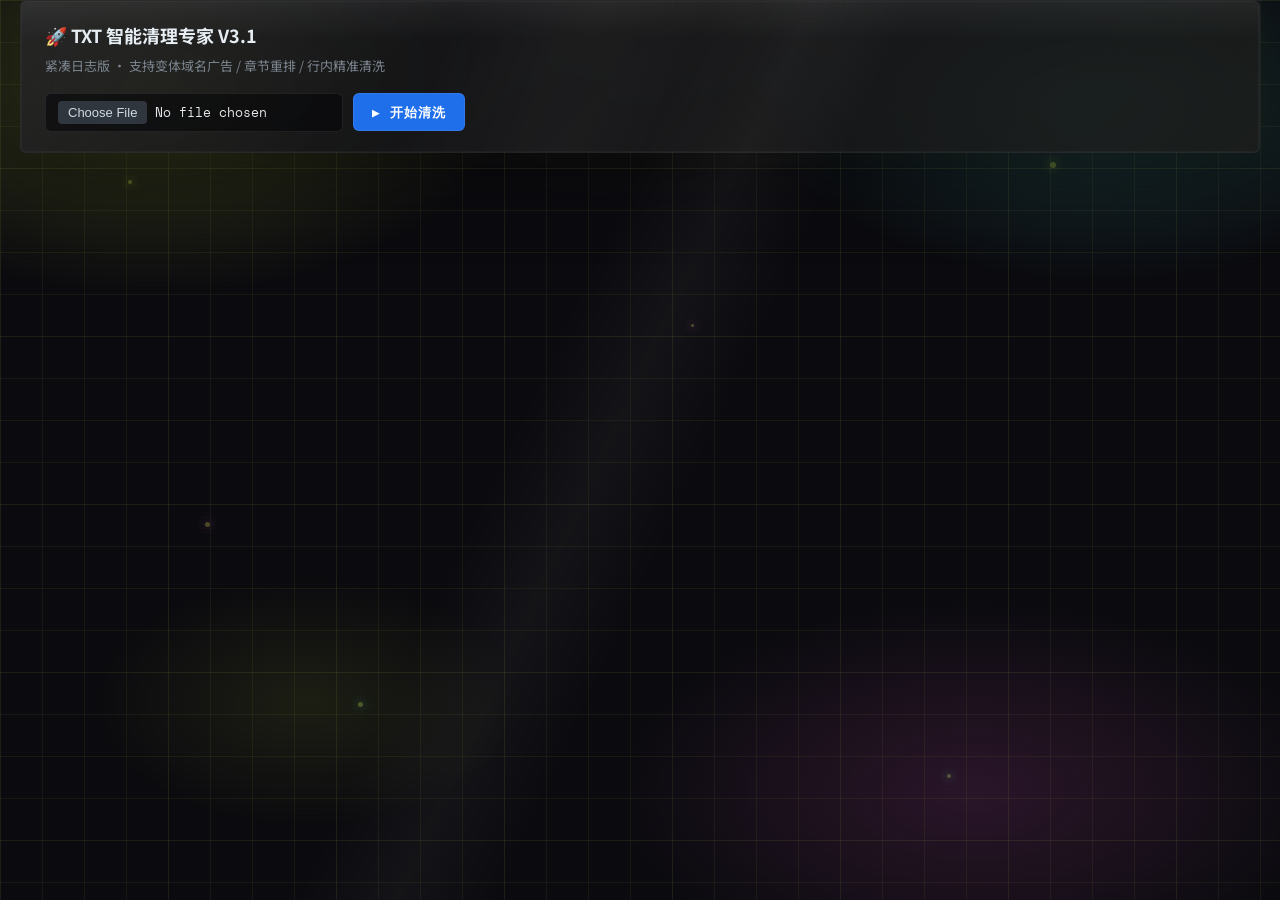
<file: 章节整理工具.html>
<!DOCTYPE html>
<html lang="zh-CN">
<head>
    <meta charset="UTF-8">
    <title>TXT 章节整理工具｜小说文本清洗与章节识别 - LumeKit Tools</title>
<meta name="description" content="TXT 智能整理工具，用于小说、长文本和网文内容清洗，支持章节识别、空白规范化、格式整理和冗余内容处理。">
<meta name="keywords" content="TXT整理,章节整理,小说文本清洗,网文整理,文本格式化,章节识别,LumeKit Tools">
<meta name="robots" content="index, follow, max-image-preview:large, max-snippet:-1, max-video-preview:-1">
<meta name="author" content="ct-yx">
<meta name="application-name" content="LumeKit Tools">
<meta name="theme-color" content="#0b0b0f">
<link rel="canonical" href="https://ct-yx.github.io/Personal-use-gadget/%E7%AB%A0%E8%8A%82%E6%95%B4%E7%90%86%E5%B7%A5%E5%85%B7.html">
<meta property="og:site_name" content="LumeKit Tools｜离线浏览器工具箱">
<meta property="og:type" content="article">
<meta property="og:title" content="TXT 章节整理工具｜小说文本清洗与章节识别 - LumeKit Tools">
<meta property="og:description" content="TXT 智能整理工具，用于小说、长文本和网文内容清洗，支持章节识别、空白规范化、格式整理和冗余内容处理。">
<meta property="og:url" content="https://ct-yx.github.io/Personal-use-gadget/%E7%AB%A0%E8%8A%82%E6%95%B4%E7%90%86%E5%B7%A5%E5%85%B7.html">
<meta property="og:locale" content="zh_CN">
<meta name="twitter:card" content="summary">
<meta name="twitter:title" content="TXT 章节整理工具｜小说文本清洗与章节识别 - LumeKit Tools">
<meta name="twitter:description" content="TXT 智能整理工具，用于小说、长文本和网文内容清洗，支持章节识别、空白规范化、格式整理和冗余内容处理。">
<script type="application/ld+json">{"@context":"https://schema.org","@type":"WebApplication","name":"TXT 章节整理工具","url":"https://ct-yx.github.io/Personal-use-gadget/%E7%AB%A0%E8%8A%82%E6%95%B4%E7%90%86%E5%B7%A5%E5%85%B7.html","description":"TXT 智能整理工具，用于小说、长文本和网文内容清洗，支持章节识别、空白规范化、格式整理和冗余内容处理。","applicationCategory":"UtilitiesApplication","operatingSystem":"Any","browserRequirements":"Requires a modern browser with JavaScript enabled.","isAccessibleForFree":true,"inLanguage":"zh-CN","publisher":{"@type":"Person","name":"ct-yx"},"offers":{"@type":"Offer","price":"0","priceCurrency":"CNY"}}</script>

    <style>
        * { box-sizing: border-box; margin: 0; padding: 0; }
        body {
            font-family: "Segoe UI", system-ui, sans-serif;
            max-width: 1300px;
            margin: 24px auto;
            padding: 0 20px;
            background: #0f1117;
            color: #cdd9e5;
        }

        .card {
            background: #161b22;
            border: 1px solid #30363d;
            padding: 20px 24px;
            border-radius: 10px;
            margin-bottom: 16px;
        }

        h2 { font-size: 18px; color: #e6edf3; margin-bottom: 6px; }
        .subtitle { color: #7d8590; font-size: 13px; }

        .btn-group { margin-top: 16px; display: flex; gap: 10px; align-items: center; flex-wrap: wrap; }

        input[type="file"] {
            font-size: 13px;
            color: #cdd9e5;
            background: #21262d;
            border: 1px solid #30363d;
            border-radius: 6px;
            padding: 7px 12px;
            cursor: pointer;
        }
        input[type="file"]::-webkit-file-upload-button {
            background: #30363d;
            color: #cdd9e5;
            border: none;
            padding: 4px 10px;
            border-radius: 4px;
            cursor: pointer;
            margin-right: 8px;
        }

        button {
            background: #1f6feb;
            color: #fff;
            border: none;
            padding: 8px 18px;
            border-radius: 6px;
            cursor: pointer;
            font-size: 13px;
            font-weight: 600;
            transition: background .15s;
        }
        button:hover { background: #388bfd; }
        #downloadBtn { background: #238636; }
        #downloadBtn:hover { background: #2ea043; }

        /* 双栏布局 */
        .preview-container {
            display: grid;
            grid-template-columns: 420px 1fr;
            gap: 16px;
        }

        .panel-title {
            font-size: 12px;
            font-weight: 700;
            color: #7d8590;
            text-transform: uppercase;
            letter-spacing: .08em;
            padding: 0 0 10px 0;
            border-bottom: 1px solid #30363d;
            margin-bottom: 8px;
            display: flex;
            justify-content: space-between;
            align-items: center;
        }
        .stats-badge {
            display: flex;
            gap: 8px;
        }
        .badge {
            font-size: 11px;
            padding: 2px 7px;
            border-radius: 20px;
            font-weight: 600;
        }
        .badge-del { background: rgba(248,81,73,.15); color: #f85149; }
        .badge-mod { background: rgba(227,179,65,.15); color: #e3b341; }
        .badge-cln { background: rgba(46,160,67,.15); color: #3fb950; }

        /* 日志区 */
        .log-box {
            height: 580px;
            overflow-y: auto;
            font-family: "Cascadia Code", "Fira Code", Consolas, monospace;
            font-size: 12px;
            line-height: 1.6;
            background: #0d1117;
            border: 1px solid #21262d;
            border-radius: 8px;
            padding: 8px 0;
        }
        .log-box::-webkit-scrollbar { width: 6px; }
        .log-box::-webkit-scrollbar-track { background: transparent; }
        .log-box::-webkit-scrollbar-thumb { background: #30363d; border-radius: 3px; }

        /* 单行日志条目 */
        .log-row {
            display: grid;
            grid-template-columns: 32px 36px 1fr;
            gap: 0 8px;
            padding: 3px 12px;
            align-items: start;
            border-bottom: 1px solid #161b22;
            transition: background .1s;
        }
        .log-row:hover { background: #161b22; }

        .log-row.del { border-left: 2px solid #f85149; }
        .log-row.mod { border-left: 2px solid #e3b341; }
        .log-row.cln { border-left: 2px solid #3fb950; }

        .log-lno { color: #484f58; font-size: 11px; padding-top: 1px; text-align: right; }
        .log-type { font-size: 10px; font-weight: 700; padding: 1px 0; padding-top: 2px; }
        .log-type.del { color: #f85149; }
        .log-type.mod { color: #e3b341; }
        .log-type.cln { color: #3fb950; }

        .log-content { color: #8b949e; word-break: break-all; }
        .log-content .strike { text-decoration: line-through; opacity: .6; }
        .log-content .arrow { color: #484f58; margin: 0 4px; }
        .log-content .highlight { color: #aff5b4; }

        /* 文本预览 */
        textarea {
            width: 100%;
            height: 580px;
            font-family: "Cascadia Code", Consolas, monospace;
            padding: 14px;
            background: #0d1117;
            color: #e6edf3;
            border: 1px solid #21262d;
            border-radius: 8px;
            line-height: 1.8;
            font-size: 13px;
            resize: none;
        }
        textarea::-webkit-scrollbar { width: 6px; }
        textarea::-webkit-scrollbar-thumb { background: #30363d; border-radius: 3px; }

        .empty-log {
            display: flex;
            align-items: center;
            justify-content: center;
            height: 100%;
            color: #3fb950;
            font-size: 13px;
            gap: 8px;
        }
    </style>
<link rel="stylesheet" href="mono-grid-style.css">
</head>
<body>
<div class="mg-particles" aria-hidden="true"><span></span><span></span><span></span><span></span><span></span><span></span></div>

<div class="card">
    <h2>🚀 TXT 智能清理专家 V3.1</h2>
    <p class="subtitle">紧凑日志版 · 支持变体域名广告 / 章节重排 / 行内精准清洗</p>
    <div class="btn-group">
        <input type="file" id="fileInput" accept=".txt">
        <button id="processBtn">▶ 开始清洗</button>
        <button id="downloadBtn" style="display:none;">↓ 下载结果</button>
    </div>
</div>

<div class="preview-container" id="resView" style="display:none;">
    <div>
        <div class="panel-title">
            处理日志
            <div class="stats-badge">
                <span class="badge badge-del" id="cnt-del">DEL 0</span>
                <span class="badge badge-mod" id="cnt-mod">MOD 0</span>
                <span class="badge badge-cln" id="cnt-cln">CLN 0</span>
            </div>
        </div>
        <div id="logArea" class="log-box"></div>
    </div>
    <div>
        <div class="panel-title">导出预览（前 8000 字）</div>
        <textarea id="finalPreview" readonly></textarea>
    </div>
</div>

<script>
    let processedContent = "";
    let fileName = "";

    const junkPatterns = [
        /分卷阅读\s*\d+/gi,
        /免费看书搜索[:：]\s*[\u4e00-\u9fa5]+\s*\w+\.\w+/gi,
        /laxsw\.com/gi,
        /newtianxi\.com/gi,
        /yuedudi\.com/gi,
        /阅读地/g,
        /拉小书网/g,
        /完\/本¨神\+站.*?[""]?/g,
        /休牢息记.*?休息一下/g,
        /无ꁘ错-内-容￠/g,
        // 变体域名广告（模糊符号）
        /[a-z0-9][\s′+？￠\-_.,!@#^&*]*\.(?:com|net|org|cc|xyz)/gi
    ];

    document.getElementById('processBtn').onclick = function () {
        const file = document.getElementById('fileInput').files[0];
        if (!file) return alert("请选择 TXT 文件");
        fileName = "精校版_" + file.name;
        const reader = new FileReader();
        reader.onload = (e) => runClean(e.target.result);
        reader.readAsText(file);
    };

    function esc(str) {
        return String(str)
            .replace(/&/g, "&amp;")
            .replace(/</g, "&lt;")
            .replace(/>/g, "&gt;");
    }

    function truncate(str, max = 60) {
        str = str.trim();
        return str.length > max ? str.slice(0, max) + "…" : str;
    }

    function runClean(rawText) {
        const lines = rawText.split(/\r?\n/);
        const resultLines = [];
        const logRows = [];
        let chapterCount = 1;
        let cntDel = 0, cntMod = 0, cntCln = 0;

        const chapterRegex = /^(?:【web】|[""]|={2,})?\s*(\d+)[、\s.]([^""\n=]+?)(?:={2,}|[""])?$/;

        for (let i = 0; i < lines.length; i++) {
            let line = lines[i].trim();
            if (!line) { resultLines.push(""); continue; }

            const originalLine = line;
            let isChapter = false;

            // 章节识别
            const cMatch = line.match(chapterRegex);
            if (cMatch) {
                const rawTitle = cMatch[2].trim();
                const newTitle = `第${chapterCount}章 ${rawTitle}`;
                logRows.push(`
                    <div class="log-row mod">
                        <span class="log-lno">${i + 1}</span>
                        <span class="log-type mod">MOD</span>
                        <span class="log-content">
                            <span class="strike">${esc(truncate(originalLine))}</span>
                            <span class="arrow">→</span>
                            <span class="highlight">${esc(newTitle)}</span>
                        </span>
                    </div>`);
                resultLines.push("\n" + newTitle);
                chapterCount++;
                isChapter = true;
                cntMod++;
            }

            if (!isChapter) {
                let cleanedLine = line;
                junkPatterns.forEach(p => { cleanedLine = cleanedLine.replace(p, ""); });
                cleanedLine = cleanedLine.trim();

                if (cleanedLine === "") {
                    logRows.push(`
                        <div class="log-row del">
                            <span class="log-lno">${i + 1}</span>
                            <span class="log-type del">DEL</span>
                            <span class="log-content"><span class="strike">${esc(truncate(originalLine))}</span></span>
                        </div>`);
                    cntDel++;
                } else if (cleanedLine !== originalLine) {
                    logRows.push(`
                        <div class="log-row cln">
                            <span class="log-lno">${i + 1}</span>
                            <span class="log-type cln">CLN</span>
                            <span class="log-content">
                                <span class="strike">${esc(truncate(originalLine))}</span>
                                <span class="arrow">→</span>
                                <span class="highlight">${esc(truncate(cleanedLine))}</span>
                            </span>
                        </div>`);
                    resultLines.push(cleanedLine);
                    cntCln++;
                } else {
                    resultLines.push(line);
                }
            }
        }

        processedContent = resultLines.join('\n').replace(/\n{3,}/g, '\n\n');

        const logArea = document.getElementById('logArea');
        if (logRows.length) {
            logArea.innerHTML = logRows.join('');
        } else {
            logArea.innerHTML = `<div class="empty-log">✓ 干净，没有发现任何垃圾内容</div>`;
        }

        document.getElementById('cnt-del').textContent = `DEL ${cntDel}`;
        document.getElementById('cnt-mod').textContent = `MOD ${cntMod}`;
        document.getElementById('cnt-cln').textContent = `CLN ${cntCln}`;

        document.getElementById('finalPreview').value = processedContent.substring(0, 8000);
        document.getElementById('resView').style.display = 'grid';
        document.getElementById('downloadBtn').style.display = 'inline-block';
    }

    document.getElementById('downloadBtn').onclick = () => {
        const blob = new Blob([processedContent], { type: 'text/plain;charset=utf-8' });
        const a = document.createElement('a');
        a.href = URL.createObjectURL(blob);
        a.download = fileName;
        a.click();
    };
</script>
</body>
</html>
</file>
<file: mono-grid-style.css>
@import url('https://fonts.googleapis.com/css2?family=Space+Mono:wght@400;700&family=DM+Mono:wght@300;400;500&family=Bebas+Neue&family=Noto+Sans+SC:wght@300;400;500;700&display=swap');

:root {
  --bg: #0b0b0f;
  --surface: rgba(22, 22, 26, 0.76);
  --surface-solid: #16161a;
  --surface-2: rgba(10, 10, 14, 0.82);
  --border: rgba(232, 255, 71, 0.13);
  --border-2: rgba(255, 255, 255, 0.08);
  --accent: #e8ff47;
  --accent-dim: #b8cc30;
  --accent-cyan: #64fff1;
  --accent-pink: #ff5fd7;
  --text: #e8e8ee;
  --text-dim: #85859a;
  --danger: #ff4757;
  --success: #2ecc71;
  --warn: #ffb020;
  --radius: 6px;
  --mono: 'Space Mono', 'DM Mono', monospace;
  --sans: 'Noto Sans SC', system-ui, -apple-system, BlinkMacSystemFont, 'Segoe UI', sans-serif;
  --glass-blur: 18px;
  --shadow-glow: 0 24px 80px rgba(0,0,0,.35), 0 0 60px rgba(232,255,71,.04);
}

*, *::before, *::after { box-sizing: border-box; }
html { scroll-behavior: smooth; }
body {
  margin: 0;
  min-height: 100vh;
  background: var(--bg);
  color: var(--text);
  font-family: var(--sans);
  font-size: 14px;
  line-height: 1.6;
  overflow-x: hidden;
}

body::before {
  content: '';
  position: fixed;
  inset: 0;
  background:
    radial-gradient(circle at 16% 8%, rgba(232,255,71,.13), transparent 28%),
    radial-gradient(circle at 84% 18%, rgba(100,255,241,.10), transparent 30%),
    radial-gradient(circle at 72% 88%, rgba(255,95,215,.10), transparent 26%),
    linear-gradient(rgba(232,255,71,.055) 1px, transparent 1px),
    linear-gradient(90deg, rgba(232,255,71,.055) 1px, transparent 1px);
  background-size: auto, auto, auto, 42px 42px, 42px 42px;
  pointer-events: none;
  z-index: 0;
}

body::after {
  content: '';
  position: fixed;
  inset: 0;
  background:
    linear-gradient(115deg, transparent 0 42%, rgba(255,255,255,.035) 48%, transparent 54% 100%);
  mix-blend-mode: screen;
  pointer-events: none;
  z-index: 0;
  animation: mg-sheen 14s linear infinite;
}

@keyframes mg-sheen {
  from { transform: translateX(-28%); opacity: .45; }
  50% { opacity: .75; }
  to { transform: translateX(28%); opacity: .45; }
}

.container, .wrap, main, .app, .page, .tool-container {
  position: relative;
  z-index: 1;
}

.container, main.mg-container {
  max-width: 900px;
  margin: 0 auto;
  padding: 52px 24px 84px;
}

.mg-wide { max-width: 1120px; }

.header, .mg-header {
  margin-bottom: 38px;
  animation: mg-rise .55s cubic-bezier(.16,1,.3,1) both;
}

.header-eyebrow, .mg-eyebrow {
  font-family: var(--mono);
  font-size: 11px;
  letter-spacing: .22em;
  text-transform: uppercase;
  color: var(--accent);
  margin-bottom: 8px;
  display: flex;
  align-items: center;
  gap: 9px;
  text-shadow: 0 0 22px rgba(232,255,71,.24);
}
.header-eyebrow::before, .mg-eyebrow::before {
  content: '';
  width: 22px;
  height: 2px;
  background: linear-gradient(90deg, var(--accent), var(--accent-cyan));
  box-shadow: 0 0 18px rgba(232,255,71,.38);
}

h1, .mg-title {
  font-family: var(--mono);
  font-size: clamp(30px, 5.4vw, 48px);
  font-weight: 700;
  line-height: 1.08;
  letter-spacing: -.035em;
  color: #fff;
  margin: 0;
}
h1 span, .mg-title span { color: var(--accent); text-shadow: 0 0 28px rgba(232,255,71,.25); }

.header-sub, .mg-sub {
  margin-top: 12px;
  color: var(--text-dim);
  font-family: var(--mono);
  font-size: 12px;
}

.card, .panel, .box, .section, .merge-section, .dropzone, .stats-bar,
.file-item, .tool-card, details, textarea, .output, .preview, .settings,
.mg-card {
  background: var(--surface);
  border: 1.5px solid var(--border-2);
  border-radius: var(--radius);
  box-shadow: var(--shadow-glow);
  backdrop-filter: blur(var(--glass-blur));
  -webkit-backdrop-filter: blur(var(--glass-blur));
}

.dropzone, .drop-area, .upload-area, .drop {
  border-style: dashed !important;
  border-color: rgba(232,255,71,.24) !important;
  background: linear-gradient(180deg, rgba(232,255,71,.045), rgba(255,255,255,.025)) !important;
  transition: border-color .18s, background .18s, transform .18s, box-shadow .18s;
}
.dropzone:hover, .dropzone.over, .drop-area:hover, .upload-area:hover, .drop:hover, .drop.drag {
  border-color: var(--accent) !important;
  background: rgba(232,255,71,.07) !important;
  box-shadow: 0 0 0 1px rgba(232,255,71,.12), 0 22px 70px rgba(232,255,71,.06);
  transform: translateY(-1px);
}

.btn, button, input[type='button'], input[type='submit'] {
  font-family: var(--mono);
  letter-spacing: .08em;
  border-radius: var(--radius);
  border: 1.5px solid var(--border-2);
  transition: transform .1s, border-color .15s, background .15s, color .15s, box-shadow .15s;
}
.btn:active, button:active { transform: scale(.97); }

.btn-primary, .primary, button.primary, .tool-btn, #convert, #download, #mergeBtn {
  background: var(--accent) !important;
  color: #0b0b0f !important;
  border-color: var(--accent) !important;
  box-shadow: 0 0 24px rgba(232,255,71,.16);
}
.btn-primary:hover, .primary:hover, button.primary:hover, .tool-btn:hover, #convert:hover, #download:hover, #mergeBtn:hover {
  background: var(--accent-dim) !important;
  border-color: var(--accent-dim) !important;
}
.btn-danger, .danger, button.danger {
  color: var(--danger) !important;
  border-color: rgba(255,71,87,.55) !important;
  background: transparent !important;
}
.btn-danger:hover, .danger:hover, button.danger:hover {
  color: #fff !important;
  background: var(--danger) !important;
}

input, textarea, select {
  background: rgba(5,5,8,.55) !important;
  border: 1.5px solid var(--border-2) !important;
  color: var(--text) !important;
  border-radius: var(--radius) !important;
  font-family: var(--mono) !important;
  outline: none !important;
}
input:focus, textarea:focus, select:focus {
  border-color: var(--accent) !important;
  box-shadow: 0 0 0 3px rgba(232,255,71,.08) !important;
}

hr { border: none; border-top: 1px solid var(--border-2); }
code, pre {
  font-family: var(--mono);
  background: rgba(255,255,255,.06);
  border: 1px solid var(--border-2);
  border-radius: 4px;
}

a { color: var(--accent-cyan); }

.progress-bar-fill, .bar-fill, .progress-fill, #progressFill, #fill {
  background: linear-gradient(90deg, var(--accent), var(--accent-cyan)) !important;
  box-shadow: 0 0 18px rgba(232,255,71,.22);
}

.status-msg.success, .success { color: var(--success); }
.status-msg.error, .error { color: var(--danger); }

@keyframes mg-rise {
  from { opacity: 0; transform: translateY(18px); }
  to { opacity: 1; transform: translateY(0); }
}

@keyframes mg-reveal {
  from { opacity: 0; letter-spacing: .24em; filter: blur(3px); }
  to { opacity: 1; letter-spacing: .06em; filter: blur(0); }
}

.mg-particles {
  position: fixed;
  inset: 0;
  pointer-events: none;
  z-index: 0;
  overflow: hidden;
}
.mg-particles span {
  position: absolute;
  width: 3px;
  height: 3px;
  border-radius: 50%;
  background: var(--accent);
  opacity: .22;
  box-shadow: 0 0 18px currentColor;
  animation: mg-float 12s ease-in-out infinite;
}
.mg-particles span:nth-child(1){left:10%;top:20%;animation-delay:0s;color:var(--accent)}
.mg-particles span:nth-child(2){left:28%;top:78%;animation-delay:2s;color:var(--accent-cyan)}
.mg-particles span:nth-child(3){left:54%;top:36%;animation-delay:4s;color:var(--accent-pink)}
.mg-particles span:nth-child(4){left:82%;top:18%;animation-delay:1s;color:var(--accent)}
.mg-particles span:nth-child(5){left:74%;top:86%;animation-delay:3s;color:var(--accent-cyan)}
.mg-particles span:nth-child(6){left:16%;top:58%;animation-delay:5s;color:var(--accent-pink)}
@keyframes mg-float {
  0%,100% { transform: translateY(0) scale(1); opacity: .08; }
  45% { transform: translateY(-36px) scale(1.8); opacity: .32; }
}

.footer, .bottom {
  font-family: var(--mono);
  color: var(--text-dim);
}

::-webkit-scrollbar { width: 6px; height: 6px; }
::-webkit-scrollbar-track { background: var(--bg); }
::-webkit-scrollbar-thumb { background: rgba(232,255,71,.18); border-radius: 4px; }
::-webkit-scrollbar-thumb:hover { background: rgba(232,255,71,.35); }

@media (max-width: 640px) {
  .container, main.mg-container { padding: 34px 16px 64px; }
  h1, .mg-title { font-size: clamp(28px, 9vw, 38px); }
}

/* ─── Project-specific polish ─── */
.wrap {
  max-width: 460px;
}
.top, .bottom {
  position: relative;
  z-index: 1;
}
.site-title, .clock, .key-label, .copy-tip, .tmr-label,
.file-count, .stat-item, .filename-label, .drop-title, .drop-sub {
  font-family: var(--mono) !important;
}
.key {
  font-family: 'Bebas Neue', var(--mono) !important;
  color: #fff !important;
  text-shadow: 0 0 34px rgba(232,255,71,.18), 0 0 70px rgba(100,255,241,.08);
  animation: mg-reveal .55s .12s cubic-bezier(.16,1,.3,1) both !important;
}
.key-label, .site-title, .header-eyebrow, .mg-eyebrow {
  color: var(--accent) !important;
}
.card {
  position: relative;
  overflow: hidden;
}
.card::before, .merge-section::before, .tool-card::before, .dropzone::before {
  content: '';
  position: absolute;
  inset: 0;
  background: linear-gradient(135deg, rgba(255,255,255,.08), transparent 32%, rgba(232,255,71,.035));
  pointer-events: none;
  opacity: .75;
}
.card > *, .merge-section > *, .tool-card > *, .dropzone > * {
  position: relative;
  z-index: 1;
}
.tool-grid {
  position: relative;
  z-index: 1;
}
.tool-card {
  border-color: rgba(255,255,255,.09) !important;
  background: linear-gradient(180deg, rgba(22,22,26,.78), rgba(12,12,16,.72)) !important;
}
.tool-card:hover {
  border-color: rgba(232,255,71,.38) !important;
  box-shadow: 0 26px 80px rgba(0,0,0,.38), 0 0 44px rgba(232,255,71,.08) !important;
}
.tool-card-icon {
  border: 1px solid rgba(255,255,255,.08);
  box-shadow: inset 0 1px 0 rgba(255,255,255,.08), 0 0 24px rgba(232,255,71,.06);
}
.tool-tag, .lib-tag, .badge {
  background: rgba(255,255,255,.055) !important;
  border: 1px solid rgba(255,255,255,.09) !important;
  color: var(--text-dim) !important;
  font-family: var(--mono) !important;
}
.badge-dot, .dot {
  box-shadow: 0 0 18px currentColor;
}
.file-item:hover {
  border-color: rgba(232,255,71,.30) !important;
  background: rgba(232,255,71,.045) !important;
}
.file-index {
  background: rgba(5,5,8,.55) !important;
  border-color: rgba(255,255,255,.08) !important;
}
.status-msg, .stats-bar {
  backdrop-filter: blur(var(--glass-blur));
  -webkit-backdrop-filter: blur(var(--glass-blur));
}
summary {
  font-family: var(--mono);
  color: var(--accent) !important;
}

@media (prefers-reduced-motion: reduce) {
  *, *::before, *::after { animation-duration: .001ms !important; animation-iteration-count: 1 !important; transition-duration: .001ms !important; }
}

/* ─── Compatibility fixes for legacy pages ─── */
body.page-pdfchange,
body.page-partition,
body.page-qrtool,
body.page-splitscreen {
  max-width: none !important;
  margin: 0 !important;
  padding: 42px 20px 80px !important;
  background: var(--bg) !important;
  color: var(--text) !important;
  font-family: var(--sans) !important;
}

body.page-pdfchange .container,
body.page-partition .container,
body.page-qrtool .container,
body.page-splitscreen .container {
  max-width: 900px !important;
  width: min(900px, 100%) !important;
  margin: 0 auto !important;
  background: var(--surface) !important;
  color: var(--text) !important;
  border: 1.5px solid var(--border-2) !important;
  border-radius: var(--radius) !important;
  box-shadow: var(--shadow-glow) !important;
  backdrop-filter: blur(var(--glass-blur)) !important;
  -webkit-backdrop-filter: blur(var(--glass-blur)) !important;
}

body.page-splitscreen .container { max-width: 1060px !important; width: min(1060px, 100%) !important; }

body.page-pdfchange h1,
body.page-partition h1,
body.page-qrtool h1,
body.page-splitscreen h1,
body.page-splitscreen h2 {
  color: #fff !important;
  -webkit-text-fill-color: initial !important;
  background: none !important;
  font-family: var(--mono) !important;
  text-align: center !important;
  letter-spacing: -0.03em !important;
  text-shadow: 0 0 28px rgba(232,255,71,.10) !important;
}

body.page-pdfchange h1::after,
body.page-partition h1::after,
body.page-qrtool h1::after,
body.page-splitscreen h2::after {
  content: '';
  display: block;
  width: 44px;
  height: 2px;
  margin: 12px auto 0;
  background: linear-gradient(90deg, var(--accent), var(--accent-cyan));
  box-shadow: 0 0 18px rgba(232,255,71,.28);
}

body.page-pdfchange h2,
body.page-partition h2,
body.page-qrtool .card-title,
body.page-partition label,
body.page-pdfchange label,
body.page-splitscreen label {
  color: var(--accent) !important;
  font-family: var(--mono) !important;
  letter-spacing: .08em !important;
}

body.page-pdfchange p,
body.page-partition p,
body.page-qrtool p,
body.page-splitscreen p,
body.page-splitscreen #status,
body.page-partition #progressStatus,
body.page-qrtool .sub,
body.page-qrtool .file-drop-text,
body.page-qrtool label {
  color: var(--text-dim) !important;
}

body.page-pdfchange .upload-area,
body.page-partition .drop-area,
body.page-qrtool .file-drop,
body.page-splitscreen .upload-area {
  background: linear-gradient(180deg, rgba(232,255,71,.045), rgba(255,255,255,.025)) !important;
  color: var(--text) !important;
  border-color: rgba(232,255,71,.26) !important;
  border-radius: var(--radius) !important;
}

body.page-pdfchange .upload-area:hover,
body.page-partition .drop-area:hover,
body.page-partition .drop-area.dragover,
body.page-qrtool .file-drop:hover,
body.page-qrtool .file-drop.dragover,
body.page-splitscreen .upload-area:hover {
  background: rgba(232,255,71,.07) !important;
  border-color: var(--accent) !important;
}

body.page-pdfchange .option-item,
body.page-partition .file-info,
body.page-partition .download-link,
body.page-qrtool .tabs,
body.page-qrtool .tab.active,
body.page-qrtool .qr-output,
body.page-qrtool .decode-result,
body.page-qrtool .decode-result .content,
body.page-splitscreen .slice-item,
body.page-splitscreen .slice-info {
  background: rgba(8,8,12,.62) !important;
  color: var(--text) !important;
  border: 1.5px solid var(--border-2) !important;
  border-radius: var(--radius) !important;
  box-shadow: none !important;
}

body.page-pdfchange .option-item:hover,
body.page-partition .download-link:hover,
body.page-splitscreen .slice-item:hover {
  background: rgba(232,255,71,.055) !important;
  border-color: rgba(232,255,71,.34) !important;
}

body.page-pdfchange .option-item label,
body.page-partition .file-info,
body.page-partition .file-info strong,
body.page-partition .download-link,
body.page-splitscreen .slice-info {
  color: var(--text) !important;
}

body.page-pdfchange .status,
body.page-partition .error,
body.page-partition .success,
body.page-qrtool .error-msg,
body.page-qrtool .decode-result .label {
  font-family: var(--mono) !important;
}

body.page-pdfchange .status.success,
body.page-partition .success { color: var(--success) !important; background: rgba(46,204,113,.08) !important; border: 1px solid rgba(46,204,113,.25) !important; }
body.page-pdfchange .status.error,
body.page-partition .error,
body.page-qrtool .error-msg { color: var(--danger) !important; background: rgba(255,71,87,.08) !important; border: 1px solid rgba(255,71,87,.25) !important; }

body.page-pdfchange .loading-spinner {
  border-color: rgba(255,255,255,.12) !important;
  border-top-color: var(--accent) !important;
}

body.page-partition .progress,
body.page-splitscreen canvas {
  background: rgba(0,0,0,.35) !important;
  border: 1px solid var(--border-2) !important;
}
body.page-partition .progress-bar { background: linear-gradient(90deg, var(--accent), var(--accent-cyan)) !important; }

body.page-qrtool .tab {
  color: var(--text-dim) !important;
  background: transparent !important;
}
body.page-qrtool .tab.active {
  color: var(--accent) !important;
  background: rgba(232,255,71,.07) !important;
}
body.page-qrtool #qrcode {
  background: #fff !important;
  border: 10px solid #fff !important;
  padding: 8px !important;
  box-shadow: 0 0 32px rgba(255,255,255,.08) !important;
}
body.page-qrtool input[type='color'] {
  padding: 4px !important;
  min-height: 42px !important;
}
body.page-qrtool .decode-result .content {
  color: var(--accent-cyan) !important;
  word-break: break-all !important;
}

body.page-splitscreen #result {
  position: relative;
  z-index: 1;
}
body.page-splitscreen .download-link {
  color: var(--accent-cyan) !important;
}

body.page-pdfchange .footer,
body.page-splitscreen + .footer,
body.page-pdfchange .footer p {
  color: var(--text-dim) !important;
}

/* ─── Rich visual layer: luminous glass upgrade ─── */
:root {
  --aurora-1: rgba(232,255,71,.18);
  --aurora-2: rgba(100,255,241,.15);
  --aurora-3: rgba(255,95,215,.13);
  --glass-line: rgba(255,255,255,.13);
  --glass-line-soft: rgba(255,255,255,.07);
}

body {
  background:
    radial-gradient(circle at 50% -18%, rgba(232,255,71,.07), transparent 30%),
    var(--bg) !important;
}

body::before {
  background:
    radial-gradient(ellipse 42% 34% at 12% 10%, var(--aurora-1), transparent 68%),
    radial-gradient(ellipse 38% 28% at 86% 12%, var(--aurora-2), transparent 70%),
    radial-gradient(ellipse 42% 32% at 76% 88%, var(--aurora-3), transparent 68%),
    radial-gradient(ellipse 24% 20% at 24% 78%, rgba(232,255,71,.08), transparent 72%),
    linear-gradient(rgba(232,255,71,.055) 1px, transparent 1px),
    linear-gradient(90deg, rgba(232,255,71,.055) 1px, transparent 1px),
    linear-gradient(rgba(255,255,255,.022) 1px, transparent 1px),
    linear-gradient(90deg, rgba(255,255,255,.022) 1px, transparent 1px);
  background-size: auto, auto, auto, auto, 42px 42px, 42px 42px, 168px 168px, 168px 168px;
  animation: mg-aurora 18s ease-in-out infinite alternate;
}

@keyframes mg-aurora {
  0% { filter: hue-rotate(0deg) saturate(1); transform: translate3d(0,0,0) scale(1); }
  50% { filter: hue-rotate(8deg) saturate(1.12); transform: translate3d(0,-8px,0) scale(1.015); }
  100% { filter: hue-rotate(-6deg) saturate(1.06); transform: translate3d(0,6px,0) scale(1.02); }
}

.container::before,
.wrap::before,
main::before {
  content: '';
  position: absolute;
  pointer-events: none;
  z-index: -1;
  inset: -28px;
  border-radius: 18px;
  background:
    radial-gradient(circle at 20% 0%, rgba(232,255,71,.10), transparent 36%),
    radial-gradient(circle at 84% 14%, rgba(100,255,241,.09), transparent 34%);
  opacity: .75;
  filter: blur(4px);
}

.card, .panel, .box, .section, .merge-section, .dropzone, .stats-bar,
.file-item, .tool-card, details, textarea, .output, .preview, .settings,
.mg-card, .container {
  position: relative;
  overflow: hidden;
  border-color: var(--glass-line-soft) !important;
  box-shadow:
    0 24px 80px rgba(0,0,0,.36),
    0 0 0 1px rgba(255,255,255,.035) inset,
    0 0 44px rgba(232,255,71,.035) !important;
}

.card::after, .panel::after, .box::after, .section::after, .merge-section::after,
.dropzone::after, .tool-card::after, details::after, .container::after {
  content: '';
  position: absolute;
  inset: 0;
  pointer-events: none;
  border-radius: inherit;
  background:
    linear-gradient(180deg, rgba(255,255,255,.10), transparent 24%),
    linear-gradient(110deg, transparent 0 34%, rgba(255,255,255,.055) 45%, transparent 57% 100%);
  opacity: .55;
  mix-blend-mode: screen;
}

.card:hover, .panel:hover, .box:hover, .section:hover, .merge-section:hover,
.dropzone:hover, .tool-card:hover, details:hover, .file-item:hover,
body.page-splitscreen .slice-item:hover,
body.page-partition .download-link:hover {
  transform: translateY(-2px);
  border-color: rgba(232,255,71,.34) !important;
  box-shadow:
    0 32px 100px rgba(0,0,0,.44),
    0 0 0 1px rgba(232,255,71,.12) inset,
    0 0 58px rgba(232,255,71,.085),
    0 0 48px rgba(100,255,241,.035) !important;
}

.file-item, .card, .panel, .box, .section, .merge-section, .dropzone, .tool-card, details,
body.page-splitscreen .slice-item,
body.page-partition .download-link {
  transition: transform .22s cubic-bezier(.16,1,.3,1), border-color .22s, box-shadow .22s, background .22s;
}

h1, .mg-title, body.page-splitscreen h2 {
  text-shadow:
    0 0 24px rgba(232,255,71,.12),
    0 0 70px rgba(100,255,241,.055) !important;
}

h1 span, .mg-title span {
  background: linear-gradient(90deg, var(--accent), #fff7a3, var(--accent-cyan));
  -webkit-background-clip: text;
  background-clip: text;
  color: transparent !important;
  -webkit-text-fill-color: transparent;
}

.header-eyebrow, .mg-eyebrow, .site-title, .key-label, summary {
  text-shadow: 0 0 18px rgba(232,255,71,.30), 0 0 36px rgba(232,255,71,.10) !important;
}

.btn, button, input[type='button'], input[type='submit'], .tool-btn {
  position: relative;
  overflow: hidden;
}
.btn::before, button::before, input[type='button']::before, input[type='submit']::before, .tool-btn::before {
  content: '';
  position: absolute;
  inset: -1px;
  background: linear-gradient(110deg, transparent 0 35%, rgba(255,255,255,.35) 48%, transparent 62% 100%);
  transform: translateX(-130%);
  transition: transform .55s cubic-bezier(.16,1,.3,1);
  pointer-events: none;
}
.btn:hover::before, button:hover::before, input[type='button']:hover::before, input[type='submit']:hover::before, .tool-btn:hover::before {
  transform: translateX(130%);
}
.btn-primary, .primary, button.primary, .tool-btn, #convert, #download, #mergeBtn {
  box-shadow: 0 0 26px rgba(232,255,71,.22), 0 10px 34px rgba(232,255,71,.08) !important;
}

input:focus, textarea:focus, select:focus {
  box-shadow:
    0 0 0 3px rgba(232,255,71,.10),
    0 0 28px rgba(232,255,71,.055) !important;
}

.mg-particles span {
  animation-duration: 10s;
  opacity: .28;
}
.mg-particles span::after {
  content: '';
  position: absolute;
  inset: -10px;
  border-radius: 50%;
  background: radial-gradient(circle, currentColor, transparent 60%);
  opacity: .16;
}
.mg-particles span:nth-child(1){width:4px;height:4px}
.mg-particles span:nth-child(2){width:5px;height:5px}
.mg-particles span:nth-child(3){width:3px;height:3px}
.mg-particles span:nth-child(4){width:6px;height:6px}
.mg-particles span:nth-child(5){width:4px;height:4px}
.mg-particles span:nth-child(6){width:5px;height:5px}

/* add subtle scan line texture */
body .mg-particles::before {
  content: '';
  position: fixed;
  inset: 0;
  pointer-events: none;
  background: repeating-linear-gradient(180deg, rgba(255,255,255,.018) 0 1px, transparent 1px 4px);
  opacity: .22;
  mix-blend-mode: overlay;
}

.key {
  text-shadow:
    0 0 34px rgba(232,255,71,.28),
    0 0 90px rgba(100,255,241,.13),
    0 10px 36px rgba(0,0,0,.45) !important;
}

#qrcode {
  transition: transform .22s cubic-bezier(.16,1,.3,1), box-shadow .22s;
}
#qrcode:hover { transform: scale(1.015); }

@media (max-width: 720px) {
  body::before { animation-duration: 26s; }
  .card:hover, .panel:hover, .box:hover, .section:hover, .merge-section:hover,
  .dropzone:hover, .tool-card:hover, details:hover, .file-item:hover {
    transform: none;
  }
}

/* ─── Homepage render safety patch ───
   首页工具卡片是核心内容，不能依赖动画结束后才可见。
   某些浏览器/减少动态效果/全局动画覆盖会让 .tool-card 停在 opacity:0。
*/
body.page-home .container,
body.page-home .tool-grid {
  overflow: visible !important;
}

body.page-home .tool-grid {
  min-height: 260px;
  display: grid !important;
}

body.page-home .tool-card {
  opacity: 1 !important;
  visibility: visible !important;
  pointer-events: auto !important;
}

@media (prefers-reduced-motion: reduce) {
  body.page-home .tool-card {
    animation: none !important;
    transform: none !important;
    opacity: 1 !important;
  }
}
</file>
